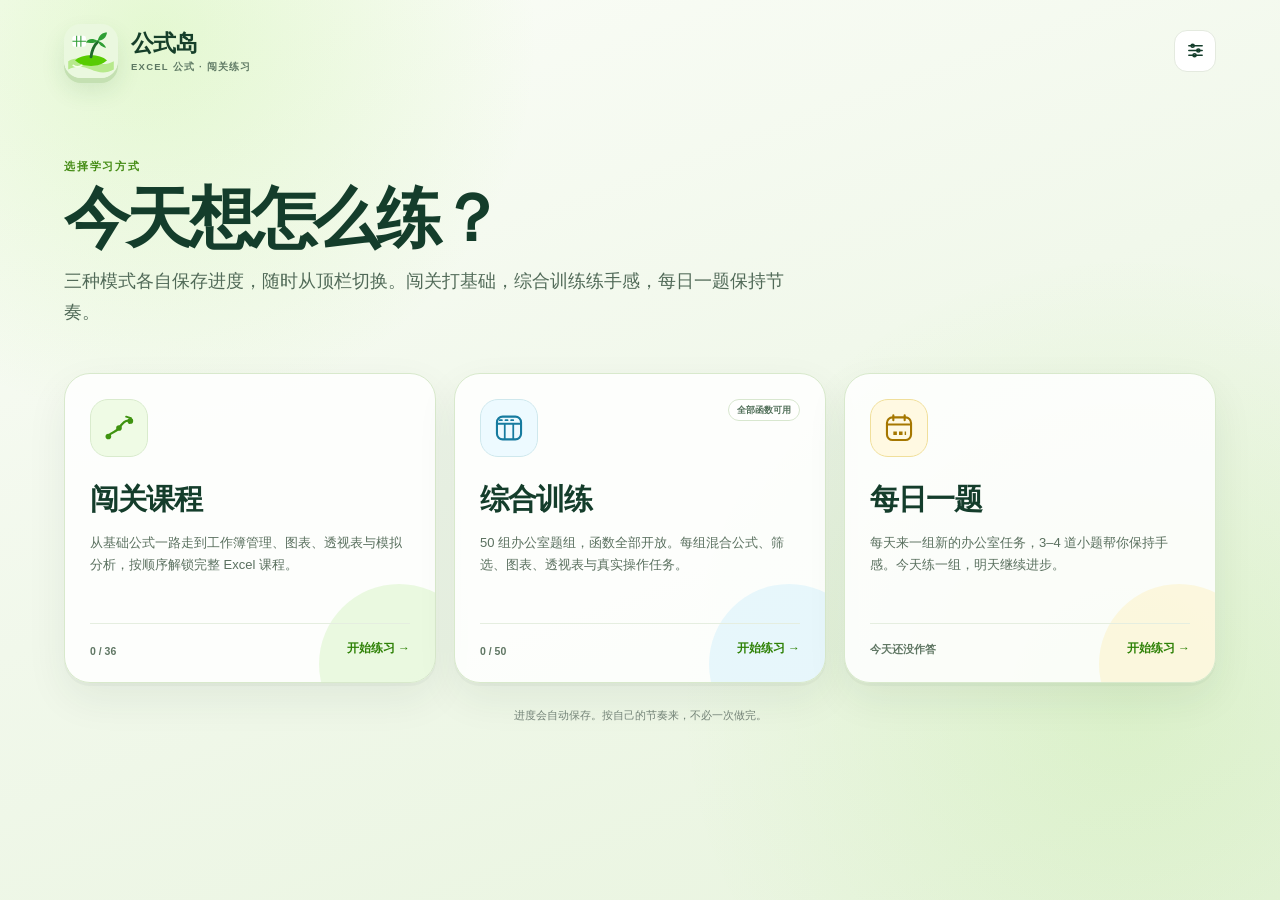
<file: index.html>
<!doctype html>
<html lang="zh-CN">
  <head>
    <meta charset="UTF-8" />
    <meta name="viewport" content="width=device-width, initial-scale=1.0" />
    <meta name="app-version" content="1.3.1" />
    <meta http-equiv="Cache-Control" content="no-cache, no-store, must-revalidate" />
    <meta http-equiv="Pragma" content="no-cache" />
    <meta http-equiv="Expires" content="0" />
    <meta name="theme-color" content="#143d2b" />
    <meta name="description" content="EXCEL-land：用闯关方式练习 Excel 公式、表格操作与数据分析。" />
    <title>EXCEL-land · Excel 公式闯关</title>
    <link rel="icon" href="data:image/svg+xml,%3Csvg xmlns='http://www.w3.org/2000/svg' viewBox='0 0 64 64' focusable='false'%3E%3Crect width='64' height='64' rx='16' fill='%23EAF8DF'/%3E%3Cpath d='M5 44c9-5 18-4 27 0s18 5 27 0v10c-9 5-18 4-27 0S14 49 5 54z' fill='%23B7E98C'/%3E%3Cpath d='M13 43c9-8 29-8 38 0-9 9-29 9-38 0z' fill='%2358CC02'/%3E%3Cpath d='M32 39c1-8 4-14 8-18' fill='none' stroke='%231F6B2A' stroke-width='3.4' stroke-linecap='round'/%3E%3Cpath d='M40 20c-7-4-12-2-14 2 5 1 10 1 14-2zm0 0c1-7 6-10 11-10-1 6-4 9-11 10zm0 0c5 1 8 4 10 8-5-1-8-3-10-8z' fill='%232E9E34'/%3E%3Crect x='10' y='14' width='16' height='13' rx='3' fill='%23FFFFFF'/%3E%3Cpath d='M15 14v13m5-13v13m-10-6.5h16' fill='none' stroke='%232E9E34' stroke-width='1.25'/%3E%3Cpath d='M11 49c3 2 7 2 10 0' fill='none' stroke='%23F4FFE9' stroke-width='2' stroke-linecap='round'/%3E%3C/svg%3E" />
    <link rel="stylesheet" href="src/styles/base.css?v=1.3.1-r1" />
    <link rel="stylesheet" href="src/lab/styles.css?v=1.3.1-r1" />
  </head>
  <body>
    <div class="mode-screen" id="modeScreen"></div>
    <div class="app-shell" id="appShell" hidden>
      <aside class="sidebar" id="sidebar" aria-label="关卡地图" data-i18n-aria="nav.map">
        <div class="brand">
          <div class="brand-mark" aria-hidden="true">
            <svg xmlns="http://www.w3.org/2000/svg" viewBox="0 0 64 64" focusable="false">
              <rect width="64" height="64" rx="16" fill="#EAF8DF" />
              <path d="M5 44c9-5 18-4 27 0s18 5 27 0v10c-9 5-18 4-27 0S14 49 5 54z" fill="#B7E98C" />
              <path d="M13 43c9-8 29-8 38 0-9 9-29 9-38 0z" fill="#58CC02" />
              <path d="M32 39c1-8 4-14 8-18" fill="none" stroke="#1F6B2A" stroke-width="3.4" stroke-linecap="round" />
              <path d="M40 20c-7-4-12-2-14 2 5 1 10 1 14-2zm0 0c1-7 6-10 11-10-1 6-4 9-11 10zm0 0c5 1 8 4 10 8-5-1-8-3-10-8z" fill="#2E9E34" />
              <rect x="10" y="14" width="16" height="13" rx="3" fill="#FFFFFF" />
              <path d="M15 14v13m5-13v13m-10-6.5h16" fill="none" stroke="#2E9E34" stroke-width="1.25" />
              <path d="M11 49c3 2 7 2 10 0" fill="none" stroke="#F4FFE9" stroke-width="2" stroke-linecap="round" />
            </svg>
          </div>
          <div class="brand-copy">
            <strong data-i18n="app.brand">公式岛</strong>
            <span data-i18n="app.tagline">Excel 公式 · 闯关练习</span>
          </div>
        </div>

        <div class="level-map">
          <div class="map-kicker" id="mapKicker" data-i18n="app.mapKicker">公式、表格与数据实践</div>
          <div class="map-title" id="mapTitle" data-i18n="app.mapTitle">Excel 完整闯关课程</div>
          <div class="overall-progress">
            <div class="overall-progress-copy">
              <span data-i18n="label.overallProgress">总进度</span>
              <strong id="overallProgressText">已完成 0 / 36 关</strong>
            </div>
            <div class="overall-progress-track" aria-hidden="true"><div id="overallProgressBar"></div></div>
          </div>
          <div class="map-path" id="levelMap"></div>
        </div>

        <div class="sidebar-footer">
          <div class="daily-goal">
            <div class="goal-ring"><span>0</span></div>
            <div>
              <strong id="goalTitle" data-i18n="goal.title">今日目标</strong>
              <p id="goalCopy" data-i18n="goal.copy">完成 1 个关卡</p>
            </div>
          </div>
          <div class="tiny-note" data-i18n="goal.note">循序渐进，稳稳掌握 Excel。</div>
        </div>
      </aside>

      <main class="main">
        <header class="topbar">
          <button class="icon-button mobile-map-toggle" type="button" data-action="toggle-mobile-map" aria-label="打开关卡地图" data-i18n-aria="nav.openMap">
            <span></span><span></span><span></span>
          </button>
          <div class="lesson-progress">
            <div class="progress-copy">
              <strong id="levelTitle">Excel 完整闯关课程</strong>
              <span id="stepLabel">第 1 / 1 步</span>
            </div>
            <div class="step-progress" id="stepProgress" role="group" data-i18n-aria="progress.steps"></div>
          </div>
          <div class="top-stats">
            <button class="mode-switch-button" type="button" data-action="switch-mode" aria-label="切换学习模式" data-i18n-aria="mode.switchAria">
              <span class="mode-switch-glyph" aria-hidden="true"><svg viewBox="0 0 20 20" focusable="false"><path d="M3 7h12m-3-3 3 3-3 3M17 13H5m3-3-3 3 3 3"></path></svg></span>
              <span id="modeSwitchLabel" data-i18n="mode.switch">切换模式</span>
            </button>
            <span class="build-badge" id="buildBadge">顺序解锁</span>
            <button class="icon-button settings-button" type="button" data-action="open-settings" aria-label="打开设置" data-i18n-aria="nav.settings">
              <span class="settings-gear" aria-hidden="true"><svg class="ui-icon" viewBox="0 0 20 20" focusable="false"><path d="M3 5h14M3 10h14M3 15h14"></path><circle cx="7" cy="5" r="1.6"></circle><circle cx="13" cy="10" r="1.6"></circle><circle cx="9" cy="15" r="1.6"></circle></svg></span>
            </button>
          </div>
        </header>

        <section class="workspace" aria-live="polite">
          <div id="lessonView" class="lesson-view"></div>
        </section>
      </main>
    </div>

    <div class="mobile-sheet-backdrop" id="mobileMapBackdrop" hidden></div>
    <div class="settings-backdrop" id="settingsBackdrop" hidden><div id="settingsModal"></div></div>
    <div class="completion-backdrop" id="completionModal" hidden></div>
    <div class="toast" id="toast" role="status" aria-live="polite" hidden></div>

    <script src="src/core/formula.js?v=1.3.1-r1"></script>
    <script src="src/i18n/base.js?v=1.3.1-r1"></script>
    <script src="src/lab/i18n.js?v=1.3.1-r1"></script>
    <script src="src/app/sound.js?v=1.3.1-r1"></script>
    <script src="src/content/course-data.js?v=1.3.1-r1"></script>
    <script src="src/content/lesson-kit.js?v=1.3.1-r1"></script>
    <script src="src/content/banks/practice.js?v=1.3.1-r1"></script>
    <script src="src/core/answer.js?v=1.3.1-r1"></script>
    <script src="src/core/selection.js?v=1.3.1-r1"></script>
    <script src="src/core/sheet-ops.js?v=1.3.1-r1"></script>
    <script src="src/lab/engine.js?v=1.3.1-r1"></script>
    <script src="src/app/render.js?v=1.3.1-r1"></script>
    <script src="src/app/main.js?v=1.3.1-r1"></script>
  </body>
</html>
</file>
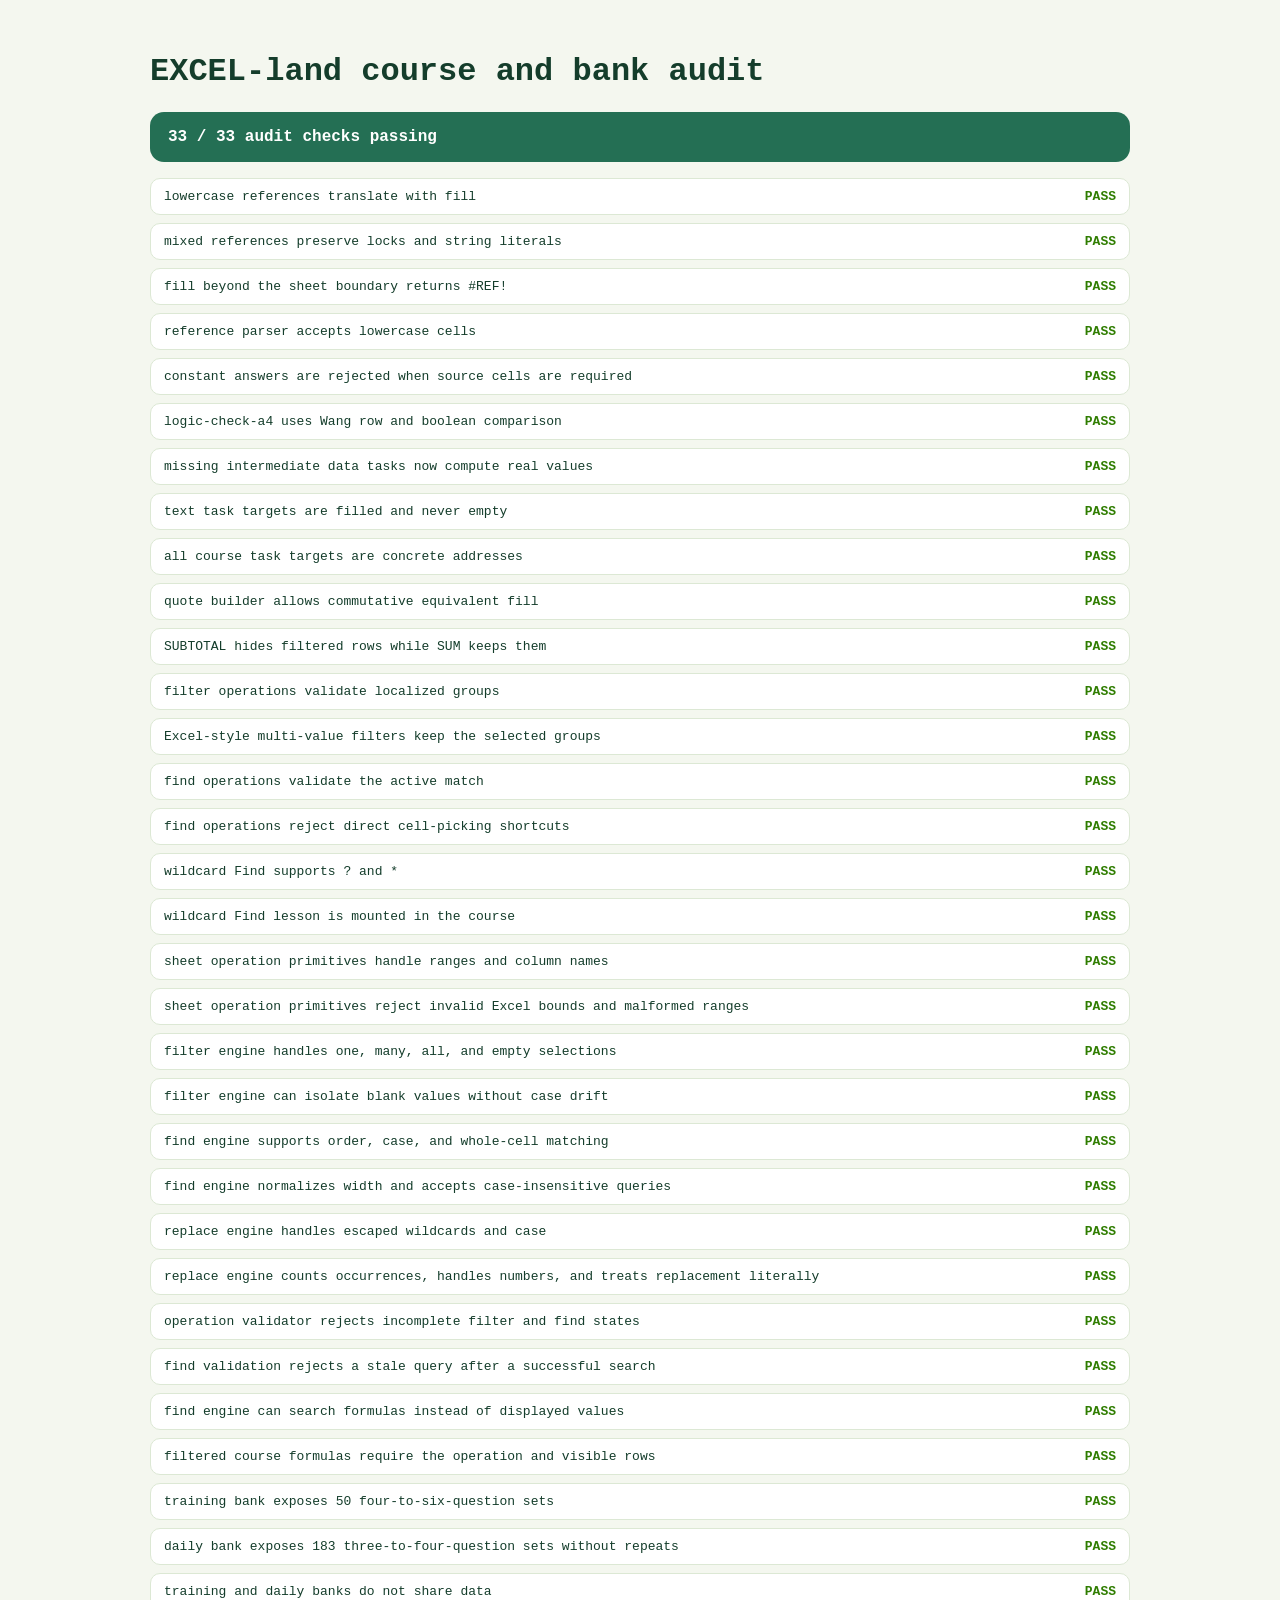
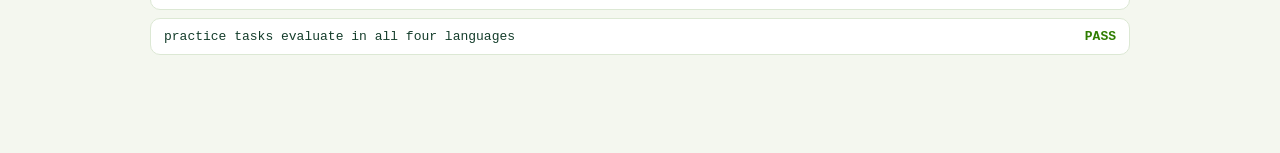
<file: tests/browser/course.html>
<!doctype html>
<html lang="zh-CN">
  <head>
    <meta charset="UTF-8" />
    <title>EXCEL-land course and bank audit</title>
    <style>
      body { max-width: 980px; margin: 0 auto; padding: 32px 20px 80px; font-family: Consolas, monospace; background: #f4f7ef; color: #143d2b; }
      .summary { padding: 16px 18px; border-radius: 14px; color: #fff; background: #143d2b; font-weight: 800; }
      ol { display: grid; padding: 0; gap: 8px; list-style: none; }
      li { display: flex; justify-content: space-between; gap: 20px; padding: 10px 13px; border: 1px solid #dce8d4; border-radius: 10px; background: #fff; font-size: 13px; }
      .pass { color: #2f7d00; font-weight: 900; }
      .fail, .error { color: #c83c2d; font-weight: 900; }
    </style>
  </head>
  <body>
    <h1>EXCEL-land course and bank audit</h1>
    <div class="summary" id="summary">Running...</div>
    <ol id="results"></ol>
    <script src="../../src/core/formula.js"></script>
    <script src="../../src/i18n/base.js"></script>
    <script src="../../src/lab/i18n.js"></script>
    <script src="../../src/content/course-data.js"></script>
    <script src="../../src/content/lesson-kit.js"></script>
    <script src="../../src/core/answer.js"></script>
    <script src="../../src/core/sheet-ops.js"></script>
    <script src="../../src/content/chapters/01-core.js"></script>
    <script src="../../src/content/chapters/02-text.js"></script>
    <script src="../../src/content/chapters/03-lookup.js"></script>
    <script src="../../src/content/chapters/04-date.js"></script>
    <script src="../../src/content/chapters/05-finance.js"></script>
    <script src="../../src/content/chapters/06-data-analysis.js"></script>
    <script src="../../src/content/chapters/07-capstones.js"></script>
    <script src="../../src/content/chapters/08-workbook.js"></script>
    <script src="../../src/content/chapters/09-data-tools.js"></script>
    <script src="../../src/content/chapters/10-visuals.js"></script>
    <script src="../../src/content/chapters/11-advanced-functions.js"></script>
    <script src="../../src/content/chapters/fixes.js"></script>
    <script src="../../src/content/banks/practice.js"></script>
    <script>
      const tests = [];
      const test = (name, callback) => tests.push({ name, callback });
      const taskById = (id) => {
        let found = null;
        window.COURSE.chapters.forEach((chapter) => {
          chapter.levels.forEach((level) => {
            level.steps.forEach((step) => {
              (step.tasks || []).forEach((task) => {
                if (task.id === id) found = task;
              });
            });
          });
        });
        return found;
      };
      const stepById = (id) => {
        for (const chapter of window.COURSE.chapters) {
          for (const level of chapter.levels) {
            for (const step of level.steps) {
              if (step.id === id) return step;
            }
          }
        }
        return null;
      };

      test("lowercase references translate with fill", () => {
        return AnswerEngine.translateFormula("=b2*c2*1.1", 1, 0) === "=B3*C3*1.1";
      });

      test("mixed references preserve locks and string literals", () => {
        return AnswerEngine.translateFormula('=IF(A1>0,"a1",$B$2+C3)', 1, 1) === '=IF(B2>0,"a1",$B$2+D4)';
      });

      test("fill beyond the sheet boundary returns #REF!", () => {
        return AnswerEngine.translateFormula("=A1", -1, 0) === "=#REF!" &&
          AnswerEngine.translateFormula("=A1", 0, -1) === "=#REF!";
      });

      test("reference parser accepts lowercase cells", () => {
        return AnswerEngine.parseReferenceSet("=b2+c3").join(",") === "B2,C3";
      });

      test("constant answers are rejected when source cells are required", () => {
        const missing = AnswerEngine.missingSourceRefs("=6400", "=B2*C2");
        return missing.join(",") === "B2,C2" &&
          AnswerEngine.missingSourceRefs("=C2*B2", "=B2*C2").length === 0;
      });

      test("logic-check-a4 uses Wang row and boolean comparison", () => {
        const task = taskById("logic-check-a4");
        return task &&
          task.target === "I6" &&
          I18N.text(task.formulaExample).includes("G6/E6") &&
          I18N.text(task.formulaExample).includes(">3000") &&
          task.expected === true;
      });

      test("missing intermediate data tasks now compute real values", () => {
        return Math.abs(taskById("absolute-transfer-total").expected - 710.4) < 1e-9 &&
          taskById("agg-check-3").expected === 8020 &&
          taskById("agg-mixed-3").expected === 8020;
      });

      test("text task targets are filled and never empty", () => {
        return window.COURSE.chapters
          .flatMap((chapter) => chapter.levels)
          .flatMap((level) => level.steps)
          .filter((step) => String(step.id).startsWith("text-guided"))
          .flatMap((step) => step.tasks || [])
          .every((task) => /^[A-Z]+\d+(?::[A-Z]+\d+)?$/.test(task.target || ""));
      });

      test("all course task targets are concrete addresses", () => {
        return window.COURSE.chapters
          .flatMap((chapter) => chapter.levels)
          .flatMap((level) => level.steps)
          .flatMap((step) => step.tasks || [])
          .every((task) => task.operationOnly || /^[A-Z]+\d+(?::[A-Z]+\d+)?$/.test(task.target || ""));
      });

      test("quote builder allows commutative equivalent fill", () => {
        return stepById("build-quote-amount").allowEquivalentFill === true;
      });

      test("SUBTOTAL hides filtered rows while SUM keeps them", () => {
        const sheet = window.CurriculumKit.sheets.kpi;
        const all = window.FormulaEngine.evaluate("=SUM(C2:C9)", sheet);
        const hidden = Array.from({ length: 6 }, (_, index) => index + 4);
        const visible = window.FormulaEngine.evaluate("=SUBTOTAL(9,C2:C9)", sheet, { hiddenRows: hidden });
        const plainSum = window.FormulaEngine.evaluate("=SUM(C2:C9)", sheet, { hiddenRows: hidden });
        return all.ok && visible.ok && plainSum.ok &&
          all.value === 23680 &&
          visible.value === 6100 &&
          plainSum.value === 23680;
      });

      test("filter operations validate localized groups", () => {
        const task = taskById("data-filter-guided-0");
        const sheet = window.CurriculumKit.sheets.kpi;
        const selected = I18N.text(task.operation.selectedValue, "zh-CN");
        const hidden = window.SheetOperations.hiddenRowsForFilter(sheet, task.operation, selected);
        return task && task.operation.type === "filter" &&
          window.SheetOperations.validate(task, { selectedValue: selected, hiddenRows: hidden }, sheet).ok;
      });

      test("Excel-style multi-value filters keep the selected groups", () => {
        const task = taskById("data-filter-guided-0");
        const sheet = window.CurriculumKit.sheets.kpi;
        const selected = ["华东", "华南"];
        const hidden = window.SheetOperations.hiddenRowsForFilter(sheet, task.operation, selected);
        return hidden.join(",") === "4,7,8,9" &&
          window.SheetOperations.validate(task, {
            selectedValues: selected,
            hiddenRows: hidden,
          }, sheet).reason === "filter-value";
      });

      test("find operations validate the active match", () => {
        const task = taskById("data-find-guided-0");
        const sheet = window.CurriculumKit.sheets.kpi;
        const query = I18N.text(task.operation.query, "zh-CN");
        return task && task.operation.type === "find" &&
          window.SheetOperations.validate(task, {
            findQuery: query,
            activeFindRef: task.operation.expectedRef,
            findPerformed: true,
          }, sheet).ok;
      });

      test("find operations reject direct cell-picking shortcuts", () => {
        const task = taskById("data-find-guided-0");
        const sheet = window.CurriculumKit.sheets.kpi;
        const query = I18N.text(task.operation.query, "zh-CN");
        return window.SheetOperations.validate(task, {
          findQuery: query,
          activeFindRef: task.operation.expectedRef,
          findPerformed: false,
        }, sheet).reason === "find-missing";
      });

      test("wildcard Find supports ? and *", () => {
        const sheet = window.CurriculumKit.sheets.orders;
        const spec = { range: "A1:H11" };
        return window.SheetOperations.findMatches(sheet, spec, "SO2601?5").join(",") === "A6" &&
          window.SheetOperations.findMatches(sheet, spec, "*0104").join(",") === "A5" &&
          window.SheetOperations.findMatches(sheet, spec, "SO2601*9").join(",") === "A10";
      });

      test("wildcard Find lesson is mounted in the course", () => {
        const level = window.COURSE.levels.find((item) => item.id === "data-find-wildcards");
        return Boolean(level) && level.steps.length === 2 &&
          level.steps[1].tasks.some((task) => task.operation.query === "SO2601?5");
      });

      test("sheet operation primitives handle ranges and column names", () => {
        const ref = window.SheetOperations.parseCellRef("$b$7");
        const range = window.SheetOperations.parseRange("C5:A2");
        return ref.col === 2 && ref.row === 7 &&
          range.top === 2 && range.bottom === 5 && range.left === 1 && range.right === 3 &&
          window.SheetOperations.cellName(1, 4) === "A4" &&
          window.SheetOperations.cellName(26, 4) === "Z4" &&
          window.SheetOperations.cellName(27, 4) === "AA4";
      });

      test("sheet operation primitives reject invalid Excel bounds and malformed ranges", () => {
        return window.SheetOperations.parseCellRef("A0") === null &&
          window.SheetOperations.parseCellRef("XFE1") === null &&
          window.SheetOperations.parseRange("A1:B2:C3") === null;
      });

      test("filter engine handles one, many, all, and empty selections", () => {
        const spec = { range: "A1:G9", column: "B" };
        const sheet = window.CurriculumKit.sheets.kpi;
        const one = window.SheetOperations.hiddenRowsForFilter(sheet, spec, "华东");
        const many = window.SheetOperations.hiddenRowsForFilter(sheet, spec, ["华东", "华南"]);
        const all = window.SheetOperations.hiddenRowsForFilter(sheet, spec, ["华东", "华北", "华南", "西南"]);
        const none = window.SheetOperations.hiddenRowsForFilter(sheet, spec, []);
        return one.join(",") === "4,5,6,7,8,9" &&
          many.join(",") === "4,7,8,9" &&
          all.length === 0 && none.length === 0;
      });

      test("filter engine can isolate blank values without case drift", () => {
        const blank = window.SheetOperations.BLANK_FILTER_VALUE;
        const sheet = { A1: "Name", B1: "Group", A2: "a", B2: "East", A3: "b", B3: "", A4: "c", B4: "east" };
        const spec = { range: "A1:B4", column: "B" };
        const values = window.SheetOperations.uniqueValues(sheet, spec);
        const hidden = window.SheetOperations.hiddenRowsForFilter(sheet, spec, [blank]);
        return values.includes(blank) && values.includes("East") &&
          hidden.join(",") === "2,4";
      });

      test("find engine supports order, case, and whole-cell matching", () => {
        const sheet = {
          A1: "match", B1: "match",
          A2: "match", B2: "other",
          A3: "match", B3: "match",
        };
        const spec = { range: "A1:B3" };
        const byRow = window.SheetOperations.findMatches(sheet, spec, "match", { searchBy: "row" });
        const byColumn = window.SheetOperations.findMatches(sheet, spec, "match", { searchBy: "column" });
        const whole = window.SheetOperations.findMatches(sheet, spec, "mat", { matchEntireCell: true });
        const caseMiss = window.SheetOperations.findMatches({ A1: "ABC" }, { range: "A1:A1" }, "abc", { matchCase: true });
        return byRow.join(",") === "A1,B1,A2,A3,B3" &&
          byColumn.join(",") === "A1,A2,A3,B1,B3" &&
          whole.length === 0 && caseMiss.length === 0;
      });

      test("find engine normalizes width and accepts case-insensitive queries", () => {
        const caseInsensitive = window.SheetOperations.findMatches(
          { A1: "Alpha" }, { range: "A1:A1" }, "alpha"
        );
        const widthFolded = window.SheetOperations.findMatches(
          { A1: "Ａ" }, { range: "A1:A1" }, "A"
        );
        const widthExact = window.SheetOperations.findMatches(
          { A1: "Ａ" }, { range: "A1:A1" }, "A", { distinguishWidth: true }
        );
        const task = {
          operation: { type: "find", range: "A1:A1", query: "Alpha", expectedRef: "A1" },
        };
        const validated = window.SheetOperations.validate(task, {
          findQuery: "alpha",
          activeFindRef: "a1",
          findPerformed: true,
        }, { A1: "Alpha" });
        return caseInsensitive.join(",") === "A1" &&
          widthFolded.join(",") === "A1" && widthExact.length === 0 &&
          validated.ok;
      });

      test("replace engine handles escaped wildcards and case", () => {
        const sheet = { A1: "FY91?", B1: "abc", A2: "ABC", B2: "keep" };
        const escaped = window.SheetOperations.replaceInRange(
          sheet,
          { range: "A1:B2" },
          "FY91~?",
          "OK",
          false,
        );
        const cased = window.SheetOperations.replaceInRange(
          sheet,
          { range: "A1:B2" },
          "abc",
          "X",
          true,
        );
        return escaped === 1 && sheet.A1 === "OK" &&
          cased === 1 && sheet.B1 === "X" && sheet.A2 === "ABC";
      });

      test("replace engine counts occurrences, handles numbers, and treats replacement literally", () => {
        const sheet = { A1: "aa", B1: 123 };
        const repeated = window.SheetOperations.replaceInRange(
          sheet, { range: "A1:A1" }, "a", "b", false
        );
        const repeatedCell = sheet.A1;
        const numeric = window.SheetOperations.replaceInRange(
          sheet, { range: "B1:B1" }, "123", "456", false
        );
        const literal = window.SheetOperations.replaceInRange(
          sheet, { range: "A1:A1" }, "bb", "$&", false
        );
        return repeated === 2 && repeatedCell === "bb" &&
          numeric === 1 && sheet.B1 === "456" &&
          literal === 1 && sheet.A1 === "$&";
      });

      test("operation validator rejects incomplete filter and find states", () => {
        const filterTask = taskById("data-filter-guided-0");
        const findTask = taskById("data-find-guided-0");
        const sheet = window.CurriculumKit.sheets.kpi;
        return window.SheetOperations.validate(filterTask, {}, sheet).reason === "filter-missing" &&
          window.SheetOperations.validate(findTask, {}, sheet).reason === "find-missing";
      });

      test("find validation rejects a stale query after a successful search", () => {
        const task = taskById("data-find-guided-0");
        const sheet = window.CurriculumKit.sheets.kpi;
        const result = window.SheetOperations.validate(task, {
          findQuery: "not-a-real-record",
          activeFindRef: task.operation.expectedRef,
          findPerformed: true,
        }, sheet);
        return result.ok === false && result.reason === "find-query";
      });

      test("find engine can search formulas instead of displayed values", () => {
        const sheet = { A1: 12, A2: 30, A3: "=SUM(A1:A2)" };
        const spec = { range: "A1:A3" };
        const formulas = window.SheetOperations.findMatches(sheet, spec, "SUM", { lookIn: "formulas" });
        const values = window.SheetOperations.findMatches(sheet, spec, "SUM", { lookIn: "values" });
        return formulas.join(",") === "A3" && values.length === 0;
      });

      test("filtered course formulas require the operation and visible rows", () => {
        const task = taskById("data-visible-review-guided-0");
        const sheet = window.CurriculumKit.sheets.kpi;
        const selected = I18N.text(task.operation.selectedValue, "zh-CN");
        const hidden = window.SheetOperations.hiddenRowsForFilter(sheet, task.operation, selected);
        const result = window.FormulaEngine.evaluate("=SUBTOTAL(9,C2:C9)", sheet, { hiddenRows: hidden });
        return task && result.ok && result.value === task.expectedByLanguage["zh-CN"];
      });

      test("training bank exposes 50 four-to-six-question sets", () => {
        const practice = window.PracticeContent;
        return practice.comprehensive.total === 50 &&
          practice.comprehensive.idAt(0) === "training-v13-01" &&
          practice.comprehensive.idAt(49) === "training-v13-50" &&
          practice.comprehensive.levelAt(49).steps.length >= 4 &&
          practice.comprehensive.levelAt(49).steps.length <= 6;
      });

      test("daily bank exposes 183 three-to-four-question sets without repeats", () => {
        const practice = window.PracticeContent;
        const seen = new Set();
        for (let index = 0; index < 183; index += 1) {
          const key = practice.daily.shiftDateKey("2026-01-01", index);
          const level = practice.daily.levelForDate(key);
          if (level.steps.length < 3 || level.steps.length > 4) return false;
          seen.add(level.dailyBankIndex);
        }
        return practice.daily.total === 183 && seen.size === 183;
      });

      test("training and daily banks do not share data", () => {
        const training = new Set();
        const daily = new Set();
        for (let index = 0; index < 50; index += 1) {
          window.PracticeContent.comprehensive.levelAt(index).steps.forEach((step) => {
            (step.tasks || []).forEach((task) => {
              if (task.sheet) training.add(JSON.stringify(task.sheet));
            });
          });
        }
        for (let index = 0; index < 183; index += 1) {
          const key = window.PracticeContent.daily.shiftDateKey("2026-01-01", index);
          window.PracticeContent.daily.levelForDate(key).steps.forEach((step) => {
            (step.tasks || []).forEach((task) => {
              if (task.sheet) daily.add(JSON.stringify(task.sheet));
            });
          });
        }
        return Array.from(training).every((item) => !daily.has(item));
      });

      test("practice tasks evaluate in all four languages", () => {
        const original = I18N.getLanguage();
        const level = window.PracticeContent.comprehensive.levelAt(0);
        let valid = true;
        ["zh-CN", "zh-TW", "en", "ja"].forEach((language) => {
          I18N.setLanguage(language);
          level.steps.forEach((step) => {
            (step.tasks || []).forEach((task) => {
              if (task.operationOnly) return;
              const sheet = window.CurriculumKit.localizedSheet(task.sheet, language);
              const selected = task.operation
                ? I18N.text(task.operation.selectedValue, language)
                : "";
              const hidden = task.operation && task.operation.type === "filter"
                ? window.SheetOperations.hiddenRowsForFilter(sheet, task.operation, selected)
                : [];
              const result = window.FormulaEngine.evaluate(I18N.text(task.formulaExample, language), sheet, { hiddenRows: hidden });
              const expected = task.expectedByLanguage[language];
              if (!result.ok) valid = false;
              else if (typeof expected === "number" && Math.abs(result.value - expected) >= 1e-7) valid = false;
              else if (typeof expected !== "number" && result.value !== expected) valid = false;
            });
          });
        });
        I18N.setLanguage(original);
        return valid;
      });

      window.CourseData.indexCourse();
      const results = document.getElementById("results");
      let passed = 0;
      tests.forEach((item) => {
        const row = document.createElement("li");
        const label = document.createElement("span");
        const status = document.createElement("span");
        label.textContent = item.name;
        try {
          const ok = Boolean(item.callback());
          status.className = ok ? "pass" : "fail";
          status.textContent = ok ? "PASS" : "FAIL";
          if (ok) passed += 1;
        } catch (error) {
          status.className = "error";
          status.textContent = "ERROR";
        }
        row.append(label, status);
        results.append(row);
      });
      const summary = document.getElementById("summary");
      summary.textContent = passed + " / " + tests.length + " audit checks passing";
      summary.style.background = passed === tests.length ? "#246f54" : "#ac473e";
      document.body.dataset.result = passed === tests.length ? "pass" : "fail";
    </script>
  </body>
</html>
</file>
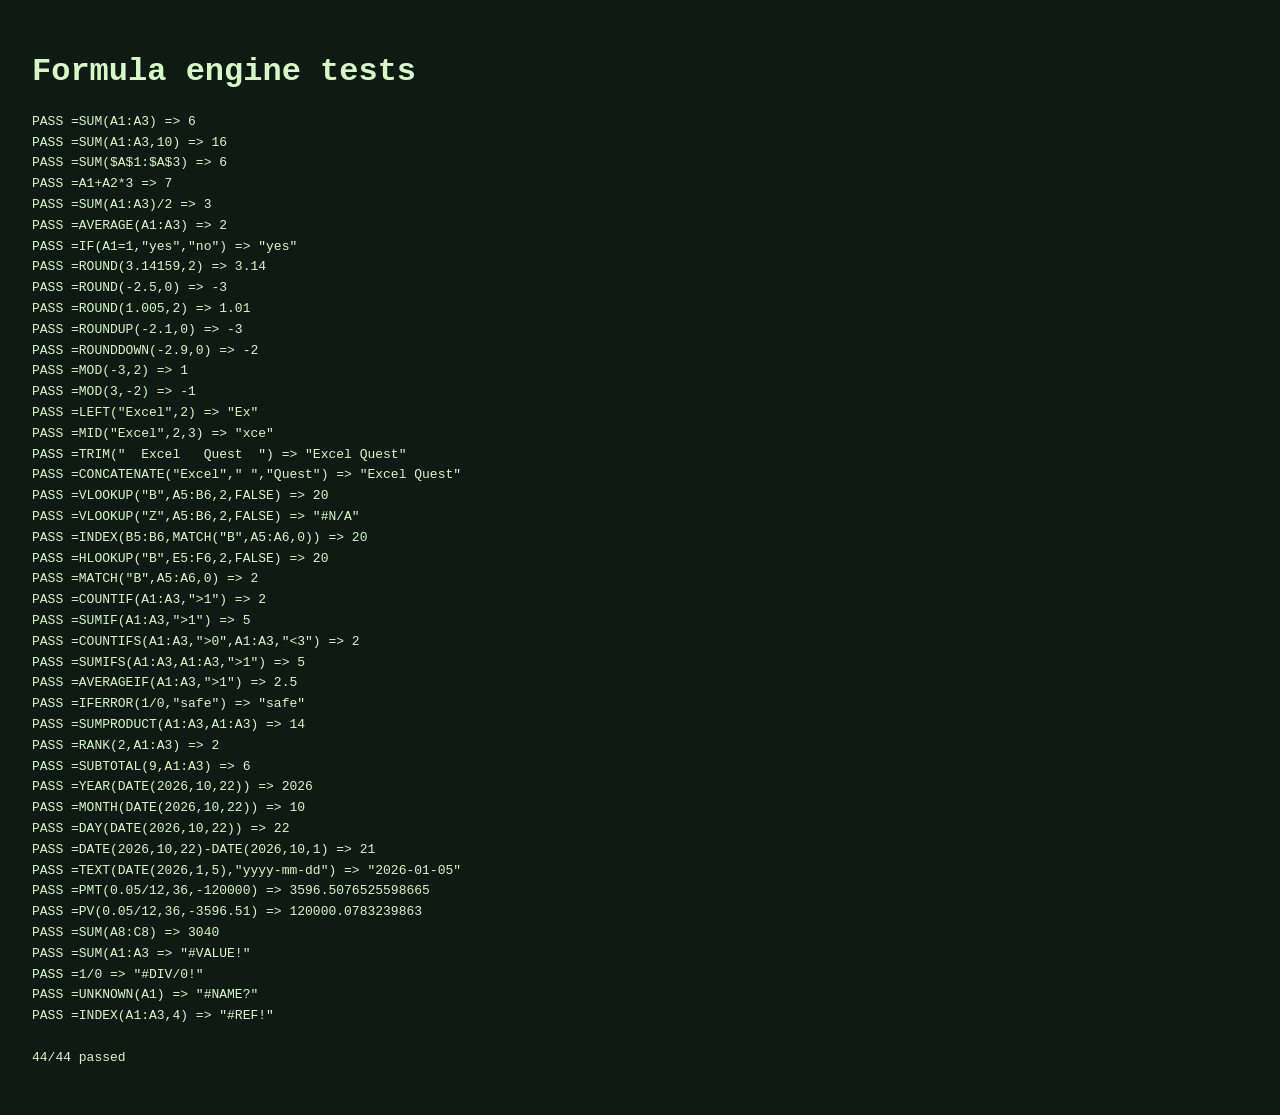
<file: tests/browser/engine.html>
<!doctype html>
<html lang="zh-CN">
  <head>
    <meta charset="UTF-8" />
    <title>Formula engine tests</title>
    <style>
      body { font-family: Consolas, monospace; padding: 24px; background: #101a14; color: #d7f7c8; }
      .pass { color: #8ee63f; }
      .fail { color: #ff7b6d; }
      pre { white-space: pre-wrap; line-height: 1.6; }
    </style>
  </head>
  <body>
    <h1>Formula engine tests</h1>
    <pre id="output">Running...</pre>
    <script src="../../src/core/formula.js"></script>
    <script>
      const sheet = {
        A1: 1, A2: 2, A3: 3,
        B1: "x", B2: "y", B3: 5,
        A5: "A", B5: 10,
        A6: "B", B6: 20,
        A8: 1200, B8: 980, C8: 860,
        D8: 3040,
        E5: "A", F5: "B", E6: 10, F6: 20
      };
      const tests = [
        ["=SUM(A1:A3)", 6],
        ["=SUM(A1:A3,10)", 16],
        ["=SUM($A$1:$A$3)", 6],
        ["=A1+A2*3", 7],
        ["=SUM(A1:A3)/2", 3],
        ["=AVERAGE(A1:A3)", 2],
        ["=IF(A1=1,\"yes\",\"no\")", "yes"],
        ["=ROUND(3.14159,2)", 3.14],
        ["=ROUND(-2.5,0)", -3],
        ["=ROUND(1.005,2)", 1.01],
        ["=ROUNDUP(-2.1,0)", -3],
        ["=ROUNDDOWN(-2.9,0)", -2],
        ["=MOD(-3,2)", 1],
        ["=MOD(3,-2)", -1],
        ["=LEFT(\"Excel\",2)", "Ex"],
        ["=MID(\"Excel\",2,3)", "xce"],
        ["=TRIM(\"  Excel   Quest  \")", "Excel Quest"],
        ["=CONCATENATE(\"Excel\",\" \",\"Quest\")", "Excel Quest"],
        ["=VLOOKUP(\"B\",A5:B6,2,FALSE)", 20],
        ["=VLOOKUP(\"Z\",A5:B6,2,FALSE)", "#N/A"],
        ["=INDEX(B5:B6,MATCH(\"B\",A5:A6,0))", 20],
        ["=HLOOKUP(\"B\",E5:F6,2,FALSE)", 20],
        ["=MATCH(\"B\",A5:A6,0)", 2],
        ["=COUNTIF(A1:A3,\">1\")", 2],
        ["=SUMIF(A1:A3,\">1\")", 5],
        ["=COUNTIFS(A1:A3,\">0\",A1:A3,\"<3\")", 2],
        ["=SUMIFS(A1:A3,A1:A3,\">1\")", 5],
        ["=AVERAGEIF(A1:A3,\">1\")", 2.5],
        ["=IFERROR(1/0,\"safe\")", "safe"],
        ["=SUMPRODUCT(A1:A3,A1:A3)", 14],
        ["=RANK(2,A1:A3)", 2],
        ["=SUBTOTAL(9,A1:A3)", 6],
        ["=YEAR(DATE(2026,10,22))", 2026],
        ["=MONTH(DATE(2026,10,22))", 10],
        ["=DAY(DATE(2026,10,22))", 22],
        ["=DATE(2026,10,22)-DATE(2026,10,1)", 21],
        ["=TEXT(DATE(2026,1,5),\"yyyy-mm-dd\")", "2026-01-05"],
        ["=PMT(0.05/12,36,-120000)", 3596.51, 0.02],
        ["=PV(0.05/12,36,-3596.51)", 120000, 1],
        ["=SUM(A8:C8)", 3040],
        ["=SUM(A1:A3", "#VALUE!"],
        ["=1/0", "#DIV/0!"],
        ["=UNKNOWN(A1)", "#NAME?"],
        ["=INDEX(A1:A3,4)", "#REF!"]
      ];
      let passed = 0;
      const lines = [];
      tests.forEach(([formula, expected, tolerance]) => {
        const result = FormulaEngine.evaluate(formula, sheet);
        const actual = result.ok ? result.value : result.error;
        const ok = typeof actual === "number" && typeof expected === "number"
          ? Math.abs(actual - expected) <= (tolerance == null ? 1e-9 : tolerance)
          : actual === expected;
        if (ok) passed += 1;
        lines.push(
          (ok ? "PASS " : "FAIL ") + formula + " => " + JSON.stringify(actual) +
          (ok ? "" : " (expected " + JSON.stringify(expected) + ")")
        );
      });
      document.getElementById("output").textContent =
        lines.join("\n") + "\n\n" + passed + "/" + tests.length + " passed";
      document.body.dataset.result = passed === tests.length ? "pass" : "fail";
    </script>
  </body>
</html>
</file>
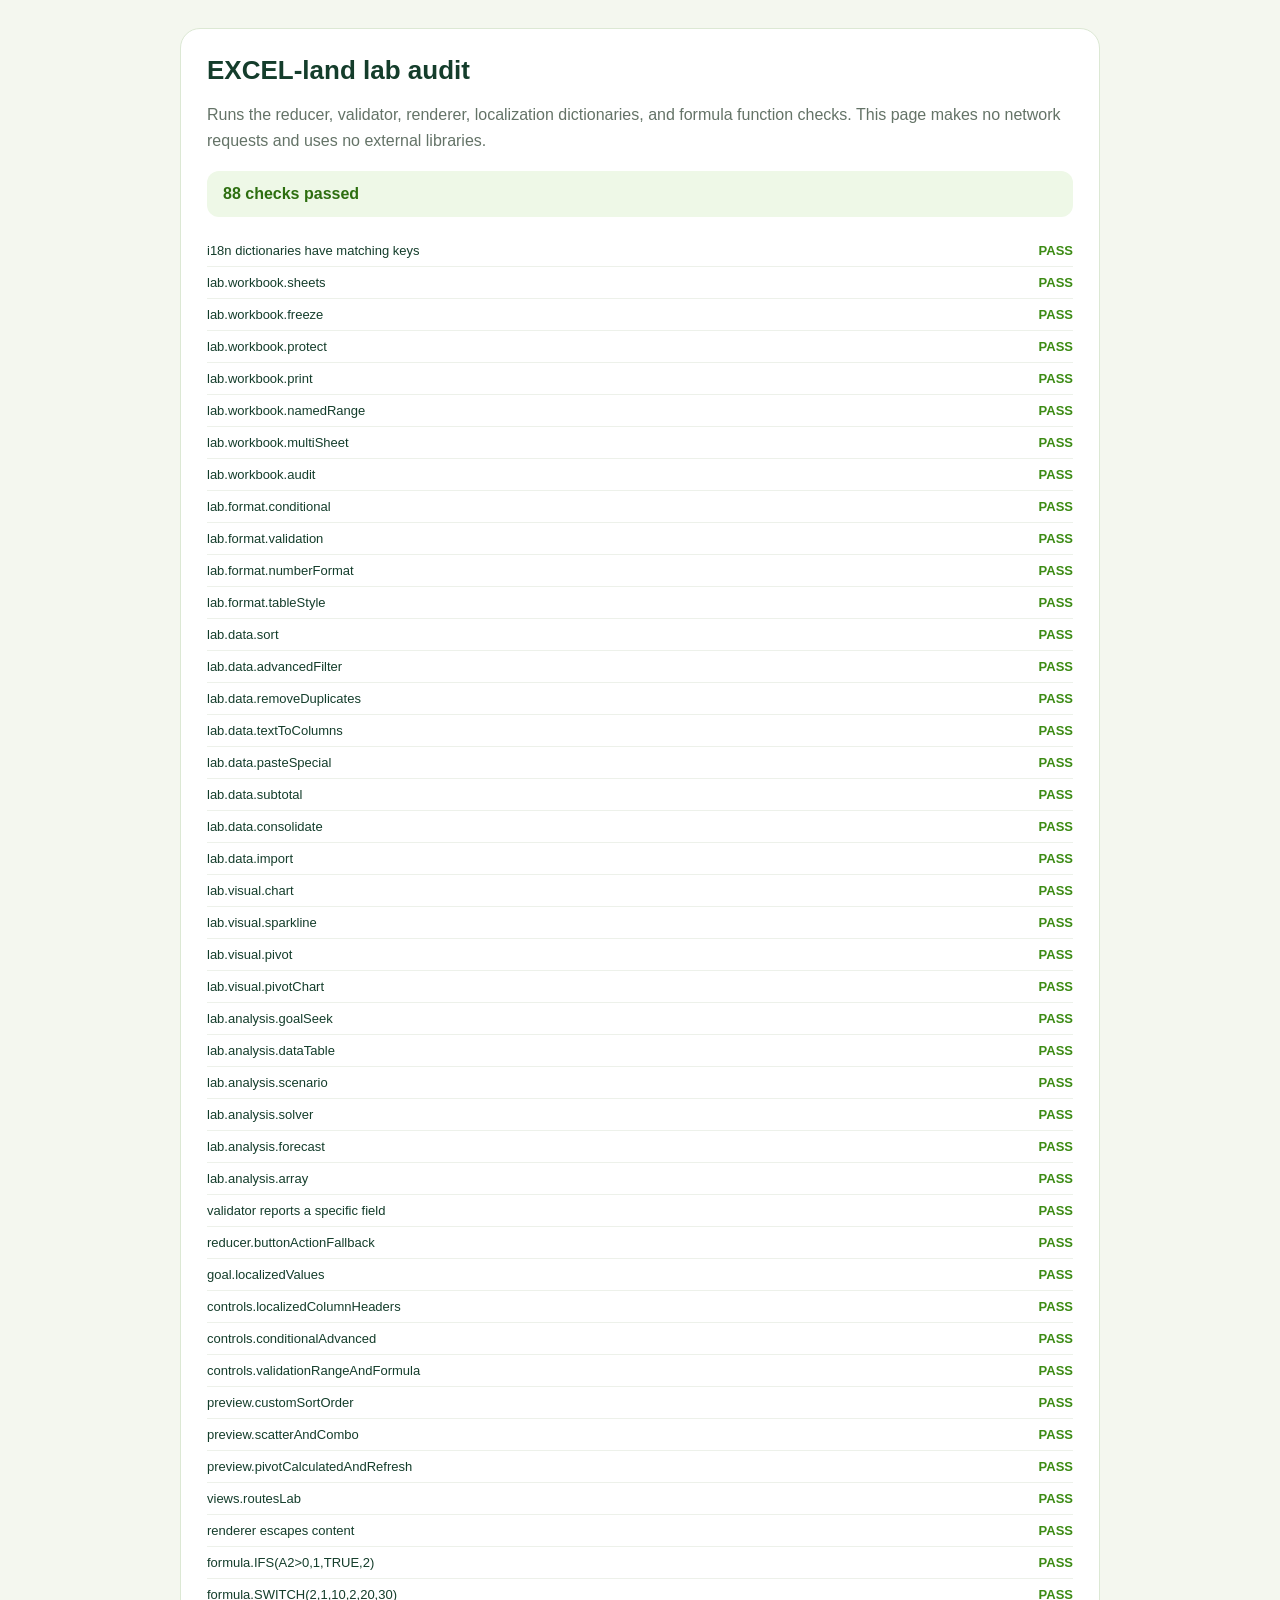
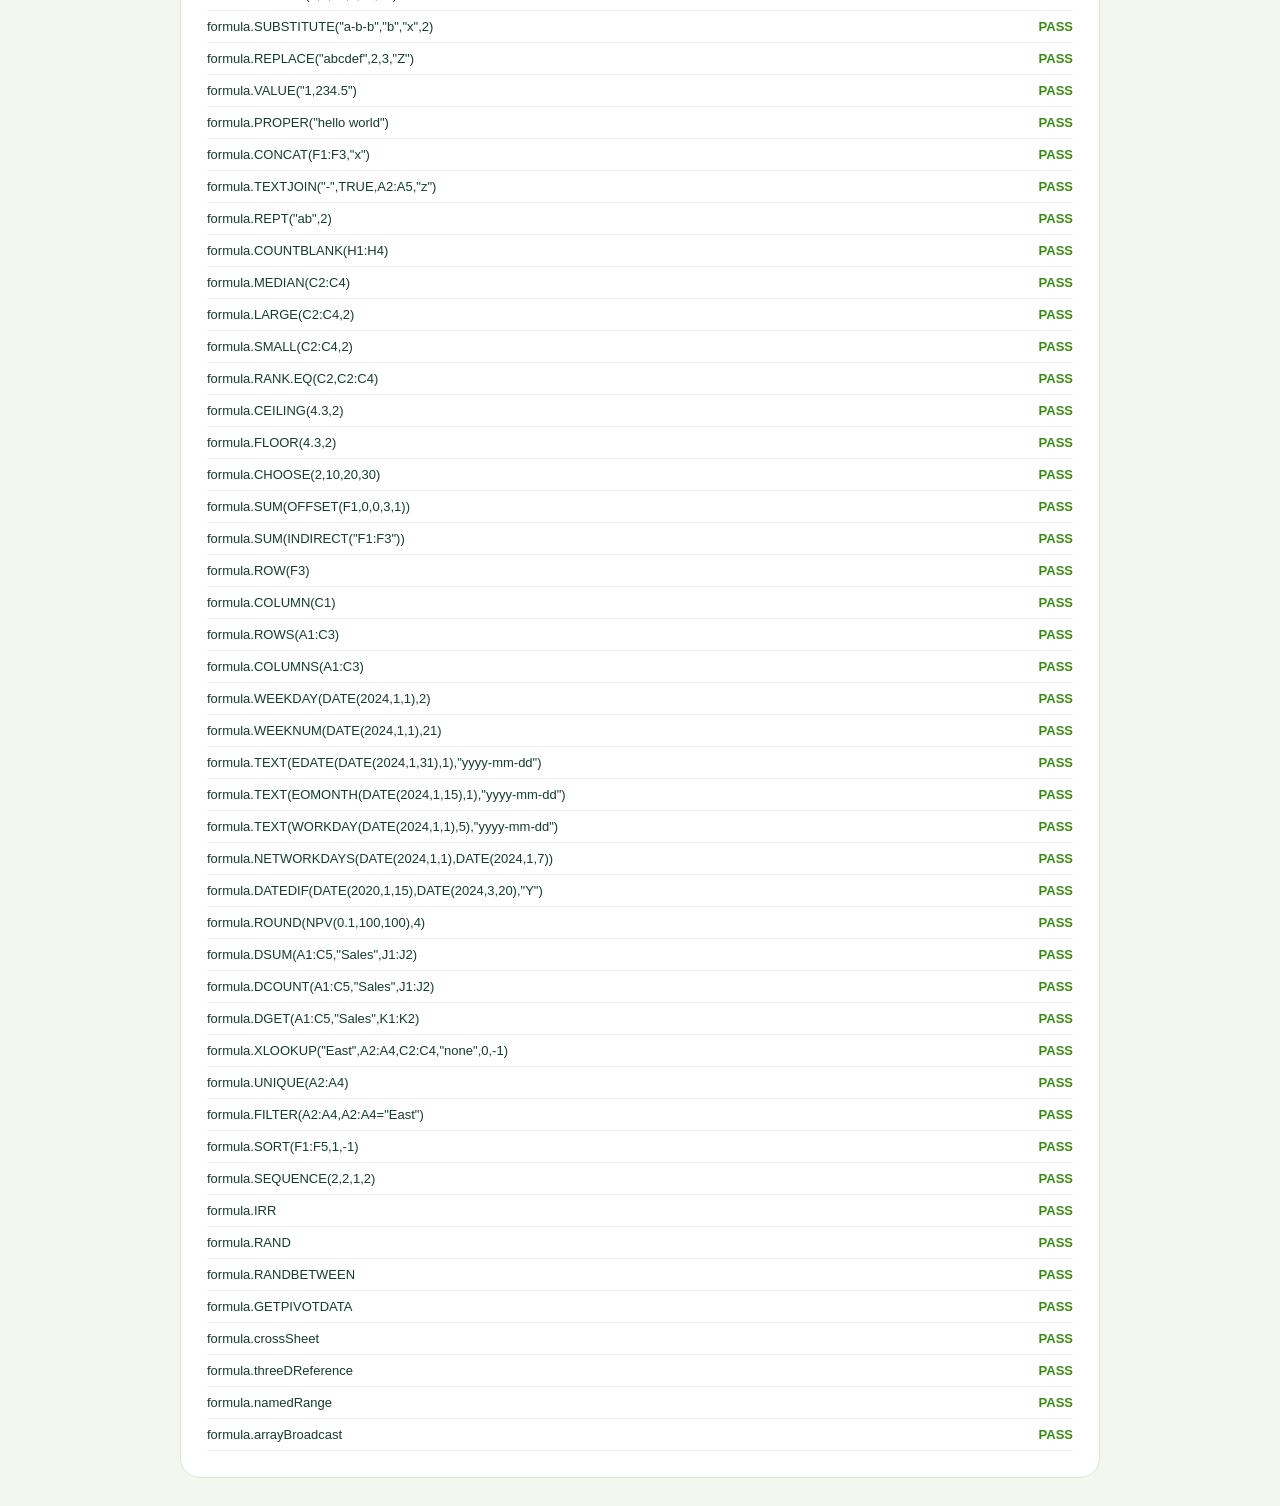
<file: tests/browser/lab.html>
<!doctype html>
<html lang="en">
  <head>
    <meta charset="UTF-8" />
    <meta name="viewport" content="width=device-width, initial-scale=1.0" />
    <title>EXCEL-land lab audit</title>
    <style>
      :root {
        color-scheme: light;
        --ink: #143d2b;
        --green: #58cc02;
        --green-dark: #46a302;
        --paper: #f4f7ef;
        --line: #dce8d4;
        --red: #b53829;
      }
      * { box-sizing: border-box; }
      body {
        margin: 0;
        padding: 28px;
        color: var(--ink);
        background: var(--paper);
        font-family: "Segoe UI", "Microsoft YaHei", sans-serif;
      }
      main {
        width: min(920px, 100%);
        margin: 0 auto;
        padding: 26px;
        border: 1px solid var(--line);
        border-radius: 20px;
        background: #fff;
      }
      h1 { margin: 0 0 8px; font-size: 26px; }
      p { color: #647367; line-height: 1.6; }
      #summary {
        margin: 18px 0;
        padding: 14px 16px;
        border-radius: 12px;
        color: #2d6e10;
        background: #eef8e7;
        font-weight: 800;
      }
      #summary.is-failed { color: var(--red); background: #fff1ee; }
      ul { margin: 0; padding: 0; list-style: none; }
      li {
        display: flex;
        gap: 10px;
        justify-content: space-between;
        padding: 8px 0;
        border-bottom: 1px solid #edf1ea;
        font-size: 13px;
      }
      li span:first-child { overflow-wrap: anywhere; }
      .ok { color: #3c8b14; font-weight: 800; }
      .fail { color: var(--red); font-weight: 800; }
      code {
        font-family: "Cascadia Code", Consolas, monospace;
        font-size: 12px;
      }
    </style>
  </head>
  <body>
    <main>
      <h1>EXCEL-land lab audit</h1>
      <p>
        Runs the reducer, validator, renderer, localization dictionaries, and formula
        function checks. This page makes no network requests and uses no external libraries.
      </p>
      <div id="summary">Running audit...</div>
      <ul id="labAuditResults"></ul>
    </main>

    <script src="../../src/core/formula.js"></script>
    <script src="../../src/i18n/base.js"></script>
    <script src="../../src/lab/i18n.js"></script>
    <script src="../../src/lab/engine.js"></script>
    <script src="../../src/app/render.js"></script>
    <script id="lab-audit-script">
      (function (root) {
        "use strict";

        function auditSheet() {
          return {
            A1: "Region", B1: "Category", C1: "Sales", D1: "Rep", E1: "Month",
            A2: "East", B2: "Hardware", C2: 1200, D2: "Kim", E2: "2024-01-01",
            A3: "West", B3: "Software", C3: 800, D3: "Lee", E3: "2024-02-01",
            A4: "East", B4: "Software", C4: 1500, D4: "Lee", E4: "2024-03-01",
            A5: "North", B5: "Hardware", C5: 600, D5: "Ada", E5: "2024-04-01",
            F1: 10, F2: 20, F3: 30, F4: 40, F5: 50, B10: "=C2+C3",
            H4: 1, K1: "Region", K2: "North",
          };
        }

        function spec(kind, mode, goal, extra) {
          return Object.assign({
            kind,
            mode,
            sheet: auditSheet(),
            goal,
          }, extra || {});
        }

        function labCases() {
          return [
            ["workbook.sheets", spec("workbook", "sheets", { operation: "rename", from: "Sheet1", to: "Details" }), [
              { type: "renameSheet", from: "Sheet1", to: "Details" },
            ]],
            ["workbook.freeze", spec("workbook", "freeze", { operation: "freeze", cell: "B2" }), [
              { type: "freeze", cell: "B2" },
            ]],
            ["workbook.protect", spec("workbook", "protect", { operation: "protect", scope: "sheet", protected: true, protectRange: "A1:B4" }), [
              { type: "protect", scope: "sheet", range: "A1:B4" },
            ]],
            ["workbook.print", spec("workbook", "print", {
              operation: "print", orientation: "landscape", paper: "A4", printArea: "A1:F24",
              printTitles: "1:1", scale: 80, gridlines: true,
            }), [
              { type: "set", field: "orientation", value: "landscape" },
              { type: "set", field: "printArea", value: "A1:F24" },
              { type: "set", field: "printTitles", value: "1:1" },
              { type: "set", field: "scale", value: 80 },
              { type: "set", field: "gridlines", value: true },
            ]],
            ["workbook.namedRange", spec("workbook", "namedRange", {
              operation: "namedRange", name: "SalesData", refersTo: "A2:C5",
            }), [
              { type: "createName", name: "SalesData", refersTo: "A2:C5" },
            ]],
            ["workbook.multiSheet", {
              kind: "workbook",
              mode: "multiSheet",
              workbook: {
                active: "Main",
                sheets: [
                  { name: "Main", cells: { A1: "Total" } },
                  { name: "Data", cells: { A1: 10, A2: 20 } },
                ],
              },
              goal: { operation: "formula", sheet: "Main", cell: "B2", formula: "=SUM(Data!A1:A2)" },
            }, [
              { type: "applyFormula", sheet: "Main", cell: "B2", formula: "=SUM(Data!A1:A2)" },
            ]],
            ["workbook.audit", spec("workbook", "audit", {
              operation: "audit", auditAction: "showFormulas", showFormulas: true, auditCell: "B10",
            }), [
              { type: "set", field: "auditAction", value: "showFormulas" },
              { type: "set", field: "showFormulas", value: true },
              { type: "set", field: "auditCell", value: "B10" },
            ]],
            ["format.conditional", spec("format", "conditional", {
              operation: "conditional", range: "C2:C9", ruleType: "cellValue",
              operator: "greaterThan", value1: 1000, fill: "#C6EFCE", font: "#006100",
            }), [
              { type: "set", field: "range", value: "C2:C9" },
              { type: "set", field: "value1", value: 1000 },
              { type: "set", field: "fill", value: "#C6EFCE" },
              { type: "set", field: "font", value: "#006100" },
            ]],
            ["format.validation", spec("format", "validation", {
              operation: "validation", range: "B2:B30", allow: "list",
              source: "=$E$2:$E$5", inputTitle: "Choose", errorStyle: "stop",
            }), [
              { type: "set", field: "range", value: "B2:B30" },
              { type: "set", field: "source", value: "=$E$2:$E$5" },
              { type: "set", field: "inputTitle", value: "Choose" },
            ]],
            ["format.numberFormat", spec("format", "numberFormat", {
              operation: "numberFormat", range: "C2:C9", format: "percent", decimals: 1,
            }), [
              { type: "set", field: "range", value: "C2:C9" },
              { type: "set", field: "format", value: "percent" },
              { type: "set", field: "decimals", value: 1 },
            ]],
            ["format.tableStyle", spec("format", "tableStyle", {
              operation: "tableStyle", range: "A1:E5", tableStyle: "TableStyleMedium2",
              headerRow: true, bandedRows: true,
            }), [
              { type: "set", field: "range", value: "A1:E5" },
              { type: "set", field: "style", value: "TableStyleMedium2" },
            ]],
            ["data.sort", spec("data", "sort", {
              operation: "sort", range: "A1:E5", levels: [{ column: "C", order: "desc" }], hasHeaders: true,
            }), [
              { type: "set", field: "range", value: "A1:E5" },
              { type: "set", field: "levels.0.column", value: "C" },
              { type: "set", field: "levels.0.order", value: "desc" },
            ]],
            ["data.advancedFilter", spec("data", "advancedFilter", {
              operation: "advancedFilter", listRange: "A1:E5", criteriaRange: "G1:G2",
              action: "copyTo", copyTo: "H1",
            }), [
              { type: "set", field: "listRange", value: "A1:E5" },
              { type: "set", field: "criteriaRange", value: "G1:G2" },
              { type: "set", field: "action", value: "copyTo" },
              { type: "set", field: "copyTo", value: "H1" },
            ]],
            ["data.removeDuplicates", spec("data", "removeDuplicates", {
              operation: "removeDuplicates", range: "A1:E5", columnsToCheck: ["A"], hasHeaders: true,
            }), [
              { type: "set", field: "range", value: "A1:E5" },
              { type: "toggleColumn", column: "A" },
            ]],
            ["data.textToColumns", spec("data", "textToColumns", {
              operation: "textToColumns", range: "D2:D5", dataType: "delimited", delimiter: "-",
            }), [
              { type: "set", field: "range", value: "D2:D5" },
              { type: "set", field: "dataType", value: "delimited" },
              { type: "set", field: "delimiter", value: "-" },
            ]],
            ["data.pasteSpecial", spec("data", "pasteSpecial", {
              operation: "pasteSpecial", sourceRange: "C2:C5", destination: "H2",
              pasteOperation: "values", transpose: false,
            }), [
              { type: "set", field: "sourceRange", value: "C2:C5" },
              { type: "set", field: "destination", value: "H2" },
              { type: "set", field: "pasteOperation", value: "values" },
            ]],
            ["data.subtotal", spec("data", "subtotal", {
              operation: "subtotal", range: "A1:E5", groupBy: "A", functionNumber: 9, subtotalColumns: ["C"],
            }), [
              { type: "set", field: "range", value: "A1:E5" },
              { type: "set", field: "groupBy", value: "A" },
              { type: "set", field: "subtotalColumns", value: "C", valueType: "list" },
            ]],
            ["data.consolidate", spec("data", "consolidate", {
              operation: "consolidate", ranges: "A1:C5", functionNumber: 9,
            }), [
              { type: "set", field: "ranges", value: "A1:C5" },
            ]],
            ["data.import", spec("data", "import", {
              operation: "import", importSource: "csv", delimiter: ",", hasHeaders: true,
              importText: "Region,Sales\nEast,100",
            }), [
              { type: "set", field: "importText", value: "Region,Sales\nEast,100" },
            ]],
            ["visual.chart", spec("visual", "chart", {
              operation: "chart", chartType: "column", dataRange: "A1:E5",
              seriesBy: "columns", title: "Sales", showLegend: true,
            }), [
              { type: "set", field: "dataRange", value: "A1:E5" },
              { type: "set", field: "title", value: "Sales" },
            ]],
            ["visual.sparkline", spec("visual", "sparkline", {
              operation: "sparkline", targetCell: "H2", dataRange: "F1:F5", sparklineType: "line",
            }), [
              { type: "set", field: "sparklineRange", value: "F1:F5" },
              { type: "set", field: "targetCell", value: "H2" },
              { type: "set", field: "sparklineType", value: "line" },
            ]],
            ["visual.pivot", spec("visual", "pivot", {
              operation: "pivot", sourceRange: "A1:E5", destination: "H3", rows: ["A"],
              columns: ["B"], values: [{ field: "C", aggregate: "SUM" }],
              filters: [{ field: "D", value: "Lee" }],
            }), [
              { type: "set", field: "sourceRange", value: "A1:E5" },
              { type: "set", field: "destination", value: "H3" },
              { type: "addPivotRow", field: "A" },
              { type: "addPivotColumn", field: "B" },
              { type: "addPivotValue", field: "C", aggregate: "SUM" },
              { type: "addPivotFilter", field: "D", value: "Lee" },
            ]],
            ["visual.pivotChart", spec("visual", "pivotChart", {
              operation: "pivotChart", sourceRange: "A1:E5", destination: "H3",
              rows: ["A"], values: [{ field: "C", aggregate: "SUM" }], chartType: "column",
            }), [
              { type: "set", field: "sourceRange", value: "A1:E5" },
              { type: "set", field: "destination", value: "H3" },
              { type: "addPivotRow", field: "A" },
              { type: "addPivotValue", field: "C", aggregate: "SUM" },
            ]],
            ["analysis.goalSeek", spec("analysis", "goalSeek", {
              operation: "goalSeek", targetCell: "B10", targetValue: 2000, variableCell: "C2",
            }), [
              { type: "set", field: "targetCell", value: "B10" },
              { type: "set", field: "targetValue", value: 2000 },
              { type: "set", field: "variableCell", value: "C2" },
            ]],
            ["analysis.dataTable", spec("analysis", "dataTable", {
              operation: "dataTable", formulaCell: "B10", rowInputCell: "B2",
              columnInputCell: "B3", resultCell: "D2",
            }), [
              { type: "set", field: "formulaCell", value: "B10" },
              { type: "set", field: "rowInputCell", value: "B2" },
              { type: "set", field: "columnInputCell", value: "B3" },
              { type: "set", field: "resultCell", value: "D2" },
            ]],
            ["analysis.scenario", spec("analysis", "scenario", {
              operation: "scenario", scenarios: [{ name: "Best", changingCell: "C2", value: 1500 }],
            }), [
              { type: "addScenario", name: "Best", cell: "C2", value: 1500 },
            ]],
            ["analysis.solver", spec("analysis", "solver", {
              operation: "solver", objectiveCell: "B10", objective: "max",
              variableCells: ["C2"], constraints: "C2<=2000",
            }), [
              { type: "set", field: "objectiveCell", value: "B10" },
              { type: "set", field: "objective", value: "max" },
              { type: "set", field: "variableCells", value: "C2", valueType: "list" },
              { type: "set", field: "constraints", value: "C2<=2000" },
            ]],
            ["analysis.forecast", spec("analysis", "forecast", {
              operation: "forecast", forecastRange: "F1:F5", periods: 3, seasonality: false,
            }), [
              { type: "set", field: "forecastRange", value: "F1:F5" },
              { type: "set", field: "periods", value: 3 },
            ]],
            ["analysis.array", spec("analysis", "array", {
              operation: "array", formulaCell: "E2", formula: "=SEQUENCE(2,2)",
            }), [
              { type: "set", field: "formulaCell", value: "E2" },
              { type: "set", field: "arrayFormula", value: "=SEQUENCE(2,2)" },
            ]],
          ];
        }

        function runLabAudit(Lab, I18N) {
          const results = [];
          const assert = (condition, message) => {
            if (!condition) throw new Error(message);
          };
          const test = (name, callback) => {
            try {
              callback();
              results.push({ name, ok: true });
            } catch (error) {
              results.push({ name, ok: false, message: error.message });
            }
          };
          const applyAll = (lab, state, actions) => {
            actions.forEach((action) => {
              const update = Lab.handleAction(action, null, { lab, state });
              assert(update, "Action produced no state update: " + action.type);
              Object.assign(state, update);
            });
          };

          assert(Lab && typeof Lab.initialState === "function", "ExcelLab is not loaded");
          assert(I18N && typeof I18N.t === "function", "I18N is not loaded");

          test("i18n dictionaries have matching keys", () => {
            const dictionaries = root.LabI18N && root.LabI18N.dictionaries;
            assert(dictionaries, "LabI18N is not loaded");
            const expected = Object.keys(dictionaries.en).sort();
            ["zh-CN", "ja", "zh-TW"].forEach((language) => {
              const actual = Object.keys(dictionaries[language]).sort();
              assert(actual.length === expected.length, language + " has a different key count");
              assert(actual.every((key, index) => key === expected[index]), language + " has missing or extra keys");
            });
          });

          labCases().forEach(([name, lab, actions]) => {
            test("lab." + name, () => {
              const state = Lab.initialState(lab);
              const before = Lab.validate(lab, state);
              assert(before && before.ok === false, "Initial state should not pass");
              applyAll(lab, state, actions);
              const after = Lab.validate(lab, state);
              assert(after && after.ok === true, after && after.reason ? after.reason : "Validation did not pass");
              const html = Lab.renderStep({
                type: "lab", title: "Title", lead: "Lead", hint: "Hint", success: "Success", lab,
              }, { kind: "lesson", number: 1 }, {
                labState: state, feedback: null, hintVisible: false, isLastStep: false,
              });
              assert(html.indexOf("lab-workspace") >= 0, "Lab workspace missing");
              assert(html.indexOf("[object Object]") < 0, "Renderer exposed an object");
              assert(html.indexOf('"goal"') < 0, "Renderer exposed goal JSON");
              assert(html.indexOf("lab.mode.") < 0, "Renderer exposed a raw mode key");
              assert(html.indexOf("lab.field.") < 0, "Renderer exposed a raw field key");
              assert(html.indexOf(I18N.t("lab.noData")) < 0, "Preview fell back to the no-data state");
            });
          });

          test("validator reports a specific field", () => {
            const lab = spec("format", "numberFormat", {
              operation: "numberFormat", range: "C2:C9", format: "percent",
            });
            const result = Lab.validate(lab, Lab.initialState(lab));
            assert(result.ok === false, "Mismatch should fail");
            assert(result.field === "range", "Mismatch should identify the range field");
            assert(/C2:C9/.test(result.reason), "Mismatch should include the expected value");
          });

          test("reducer.buttonActionFallback", () => {
            const lab = spec("analysis", "scenario", {
              operation: "scenario", scenarios: [{ name: "Plan", changingCell: "C2", value: 900 }],
            });
            let state = Lab.initialState(lab);
            [
              { type: "set", field: "scenarioName", value: "Plan" },
              { type: "set", field: "changingCell", value: "C2" },
              { type: "set", field: "scenarioValue", value: "900" },
            ].forEach((action) => {
              Object.assign(state, Lab.handleAction(action, null, { lab, state }));
            });
            Object.assign(state, Lab.handleAction({ type: "addScenario" }, null, { lab, state }));
            assert(state.config.scenarios.length === 1, "Button fallback did not use the configured values");
            assert(state.config.scenarios[0].value === 900, "Scenario value was not coerced");
          });

          const contentValue = (value) => {
            if (Array.isArray(value)) return value.map(contentValue);
            if (value && typeof value === "object") {
              if (["zh-CN", "en", "ja", "zh-TW"].some((language) => (
                Object.prototype.hasOwnProperty.call(value, language)
              ))) return I18N.text(value);
              const result = {};
              Object.entries(value).forEach(([key, item]) => { result[key] = contentValue(item); });
              return result;
            }
            return value;
          };

          test("goal.localizedValues", () => {
            const localized = {
              "zh-CN": "Needs review",
              en: "Needs review",
              ja: "Needs review",
              "zh-TW": "Needs review",
            };
            const lab = spec("format", "conditional", {
              operation: "conditional", range: "A2:A4", ruleType: "textContains",
              value1: localized, fill: "#FFEB9C", font: "#9C5700",
            });
            let state = Lab.initialState(lab);
            ["range", "ruleType", "value1", "fill", "font"].forEach((field) => {
              Object.assign(state, Lab.handleAction({
                type: "set", field, value: contentValue(lab.goal[field]),
              }, null, { lab, state }));
            });
            assert(Lab.validate(lab, state).ok, "Localized goal field did not compare");

            const filterValue = {
              "zh-CN": "East", en: "East", ja: "East", "zh-TW": "East",
            };
            const pivotLab = spec("visual", "pivot", {
              operation: "pivot", sourceRange: "A1:C5", destination: "H2",
              rows: ["A"], columns: [], values: [{ field: "C", aggregate: "SUM" }],
              filters: [{ field: "A", value: filterValue }],
              showAs: "normal", groupDate: "none", slicer: false,
            });
            let pivotState = Lab.initialState(pivotLab);
            Object.entries(pivotLab.goal).forEach(([field, fieldValue]) => {
              if (field === "operation") return;
              Object.assign(pivotState, Lab.handleAction({
                type: "set", field, value: contentValue(fieldValue),
              }, null, { lab: pivotLab, state: pivotState }));
            });
            assert(Lab.validate(pivotLab, pivotState).ok, "Localized nested goal value did not compare");
          });

          test("controls.localizedColumnHeaders", () => {
            const header = {
              "zh-CN": "区域", en: "Region", ja: "地域", "zh-TW": "區域",
            };
            const lab = spec("visual", "pivot", {
              operation: "pivot", sourceRange: "A1:C5", destination: "H2",
              rows: ["A"], columns: [], values: [{ field: "C", aggregate: "SUM" }],
              filters: [], showAs: "normal", groupDate: "none", slicer: false,
            });
            lab.sheet.A1 = header;
            const state = Lab.initialState(lab);
            const html = Lab.renderStep({
              type: "lab", title: "Title", lead: "Lead", hint: "Hint", success: "Success", lab,
            }, { kind: "lesson" }, { labState: state, feedback: null, hintVisible: false });
            assert(html.indexOf(I18N.text(header)) >= 0, "Localized column header was not rendered");
            assert(html.indexOf("[object Object]") < 0, "Localized column header became an object");
          });

          test("controls.conditionalAdvanced", () => {
            const lab = spec("format", "conditional", {
              operation: "conditional", range: "C2:C4", ruleType: "iconSet",
              iconStyle: "3TrafficLights", reverse: true,
            });
            let state = Lab.initialState(lab);
            ["range", "ruleType", "iconStyle", "reverse"].forEach((field) => {
              Object.assign(state, Lab.handleAction({
                type: "set", field, value: lab.goal[field],
              }, null, { lab, state }));
            });
            const html = Lab.renderStep({
              type: "lab", title: "Title", lead: "Lead", hint: "Hint", success: "Success", lab,
            }, { kind: "lesson" }, { labState: state, feedback: null, hintVisible: false });
            ["minColor", "midColor", "maxColor", "iconStyle", "reverse", "formula"].forEach((field) => {
              assert(html.indexOf('data-lab-field="' + field + '"') >= 0, "Missing conditional control: " + field);
            });
            assert(html.indexOf("is-icon-set") >= 0, "Icon-set preview did not render");

            state.config.ruleType = "formula";
            state.config.formula = "=$C2>1000";
            state.config.fill = "#FFF2CC";
            state.config.font = "#7F6000";
            const formulaHtml = Lab.renderPreview(lab, state, {
              type: "lab", lab,
            });
            assert(formulaHtml.indexOf("#FFF2CC") >= 0, "Formula rule preview did not apply");
          });

          test("controls.validationRangeAndFormula", () => {
            const lab = spec("format", "validation", {
              operation: "validation", range: "A2:A4", allow: "custom",
              operator: "between", minimum: 0, maximum: 10, formula: "=A2>0",
            });
            const html = Lab.renderStep({
              type: "lab", title: "Title", lead: "Lead", hint: "Hint", success: "Success", lab,
            }, { kind: "lesson" }, {
              labState: Lab.initialState(lab), feedback: null, hintVisible: false,
            });
            ["operator", "minimum", "maximum", "formula"].forEach((field) => {
              assert(html.indexOf('data-lab-field="' + field + '"') >= 0, "Missing validation control: " + field);
            });
          });

          test("preview.customSortOrder", () => {
            const lab = {
              kind: "data",
              mode: "sort",
              sheet: {
                A1: "Item", B1: "Priority",
                A2: "One", B2: "P2",
                A3: "Two", B3: "P1",
                A4: "Three", B4: "P3",
              },
              options: { customList: ["P1", "P2", "P3"], hasHeaders: true },
              goal: {
                operation: "sort", range: "A1:B4", hasHeaders: true,
                levels: [{ column: "B", order: "custom" }],
              },
            };
            let state = Lab.initialState(lab);
            [
              ["range", "A1:B4"],
              ["hasHeaders", true],
              ["levels", [{ column: "B", order: "custom" }]],
            ].forEach(([field, value]) => {
              Object.assign(state, Lab.handleAction({
                type: "set", field, value,
              }, null, { lab, state }));
            });
            const html = Lab.renderPreview(lab, state, { type: "lab", lab });
            const p1 = html.indexOf("P1");
            const p2 = html.indexOf("P2");
            const p3 = html.indexOf("P3");
            assert(p1 >= 0 && p1 < p2 && p2 < p3, "Custom list order was not applied");
            const stepHtml = Lab.renderStep({
              type: "lab", title: "Title", lead: "Lead", hint: "Hint", success: "Success", lab,
            }, { kind: "lesson" }, { labState: state, feedback: null, hintVisible: false });
            assert(stepHtml.indexOf('value="custom"') >= 0, "Custom sort option is missing");
          });

          test("preview.scatterAndCombo", () => {
            const headerX = { "zh-CN": "广告投入", en: "Ad spend", ja: "広告費", "zh-TW": "廣告投入" };
            const headerY = { "zh-CN": "订单数", en: "Orders", ja: "注文数", "zh-TW": "訂單數" };
            const lab = {
              kind: "visual",
              mode: "chart",
              sheet: {
                A1: "Month", B1: headerX, C1: headerY,
                A2: "Jan", B2: 100, C2: 20,
                A3: "Feb", B3: 200, C3: 45,
                A4: "Mar", B4: 350, C4: 62,
              },
              goal: { operation: "chart" },
            };
            let state = Lab.initialState(lab);
            [
              ["chartType", "scatter"],
              ["dataRange", "B1:C4"],
              ["seriesBy", "columns"],
              ["title", "Scatter"],
              ["showLegend", false],
              ["dataLabels", false],
              ["trendline", true],
              ["secondaryAxis", false],
            ].forEach(([field, value]) => {
              Object.assign(state, Lab.handleAction({
                type: "set", field, value,
              }, null, { lab, state }));
            });
            const scatter = Lab.renderPreview(lab, state, { type: "lab", lab });
            assert(scatter.indexOf("is-scatter") >= 0, "Scatter chart branch did not render");
            assert((scatter.match(/lab-scatter-point/g) || []).length === 3, "Scatter points are missing");
            assert(scatter.indexOf("lab-scatter-trendline") >= 0, "Scatter trendline is missing");

            state.config.chartType = "combo";
            state.config.dataRange = "A1:C4";
            state.config.secondaryAxis = true;
            state.config.showLegend = true;
            const combo = Lab.renderPreview(lab, state, { type: "lab", lab });
            assert((combo.match(/lab-combo-column/g) || []).length >= 1, "Combo columns are missing");
            assert((combo.match(/lab-combo-line/g) || []).length === 1, "Combo line is missing");
            const stepHtml = Lab.renderStep({
              type: "lab", title: "Title", lead: "Lead", hint: "Hint", success: "Success", lab,
            }, { kind: "lesson" }, { labState: state, feedback: null, hintVisible: false });
            assert(stepHtml.indexOf('value="scatter"') >= 0, "Scatter chart control is missing");
            assert(stepHtml.indexOf('value="combo"') >= 0, "Combo chart control is missing");
            assert(scatter.indexOf("[object Object]") < 0 && combo.indexOf("[object Object]") < 0,
              "Localized chart headers became objects");
          });

          test("preview.pivotCalculatedAndRefresh", () => {
            const lab = {
              kind: "visual",
              mode: "pivot",
              sheet: {
                A1: "Team", B1: "Revenue", C1: "Cost",
                A2: "East", B2: 1000, C2: 600,
                A3: "West", B3: 800, C3: 500,
                A4: "East", B4: 500, C4: 250,
              },
              goal: {
                operation: "pivot", sourceRange: "A1:C4", destination: "H2",
                rows: ["A"], columns: [], values: [{ field: "Margin", aggregate: "SUM" }],
                filters: [], showAs: "normal", groupDate: "none", slicer: false,
                calculatedField: { name: "Margin", formula: "=B-C" }, refresh: true,
              },
            };
            let state = Lab.initialState(lab);
            Object.entries(lab.goal).forEach(([field, value]) => {
              if (field === "operation") return;
              Object.assign(state, Lab.handleAction({
                type: "set", field, value: contentValue(value),
              }, null, { lab, state }));
            });
            const html = Lab.renderStep({
              type: "lab", title: "Title", lead: "Lead", hint: "Hint", success: "Success", lab,
            }, { kind: "lesson" }, { labState: state, feedback: null, hintVisible: false });
            assert(html.indexOf('data-lab-field="calculatedField.name"') >= 0, "Calculated field name control is missing");
            assert(html.indexOf('data-lab-field="calculatedField.formula"') >= 0, "Calculated field formula control is missing");
            assert(html.indexOf('data-lab-field="refresh"') >= 0, "Refresh control is missing");
            assert(html.indexOf("lab-pivot-table") >= 0, "Calculated pivot did not render");
            assert(html.indexOf("Margin") >= 0, "Calculated field name is missing from the preview");
            assert(html.indexOf("lab-refresh-badge") >= 0, "Refresh badge is missing");
            assert(Lab.validate(lab, state).ok, "Calculated-field pivot goal did not validate");
          });

          test("views.routesLab", () => {
            assert(root.Views && typeof root.Views.renderStep === "function", "Views is not loaded");
            const lab = spec("format", "numberFormat", {
              operation: "numberFormat", range: "C2:C9", format: "percent",
            });
            const html = root.Views.renderStep({
              type: "lab", title: "Title", lead: "Lead", hint: "Hint", success: "Success", lab,
            }, { kind: "lesson", number: 1 }, {
              labState: Lab.initialState(lab), feedback: null, hintVisible: false, isLastStep: false,
            });
            assert(html.indexOf("lab-workspace") >= 0, "Views did not route to the lab renderer");
          });

          test("renderer escapes content", () => {
            const lab = spec("workbook", "freeze", { operation: "freeze", cell: "B2" });
            lab.sheet.A1 = "<img src=x onerror=alert(1)>";
            const html = Lab.renderStep({
              type: "lab",
              title: "<script>bad()</scr" + "ipt>",
              lead: "<b>lead</b>",
              hint: "Hint",
              success: "Success",
              lab,
            }, { kind: "lesson" }, {
              labState: Lab.initialState(lab), feedback: null, hintVisible: false,
            });
            assert(html.indexOf("<script>bad()</scr" + "ipt>") < 0, "Title was not escaped");
            assert(html.indexOf("<img src=x") < 0, "Cell content was not escaped");
          });

          const Engine = root.FormulaEngine;
          const formulaSheet = Object.assign(auditSheet(), {
            G1: 0, G2: -100, G3: 60, G4: 60,
            I1: "Rep", I2: "Ada",
            J1: "Region", J2: "East",
          });
          const formulaCases = [
            ["IFS(A2>0,1,TRUE,2)", 1],
            ["SWITCH(2,1,10,2,20,30)", 20],
            ['SUBSTITUTE("a-b-b","b","x",2)', "a-b-x"],
            ['REPLACE("abcdef",2,3,"Z")', "aZef"],
            ['VALUE("1,234.5")', 1234.5],
            ['PROPER("hello world")', "Hello World"],
            ['CONCAT(F1:F3,"x")', "102030x"],
            ['TEXTJOIN("-",TRUE,A2:A5,"z")', "East-West-East-North-z"],
            ['REPT("ab",2)', "abab"],
            ["COUNTBLANK(H1:H4)", 3],
            ["MEDIAN(C2:C4)", 1200],
            ["LARGE(C2:C4,2)", 1200],
            ["SMALL(C2:C4,2)", 1200],
            ["RANK.EQ(C2,C2:C4)", 2],
            ["CEILING(4.3,2)", 6],
            ["FLOOR(4.3,2)", 4],
            ["CHOOSE(2,10,20,30)", 20],
            ["SUM(OFFSET(F1,0,0,3,1))", 60],
            ['SUM(INDIRECT("F1:F3"))', 60],
            ["ROW(F3)", 3],
            ["COLUMN(C1)", 3],
            ["ROWS(A1:C3)", 3],
            ["COLUMNS(A1:C3)", 3],
            ["WEEKDAY(DATE(2024,1,1),2)", 1],
            ["WEEKNUM(DATE(2024,1,1),21)", 1],
            ['TEXT(EDATE(DATE(2024,1,31),1),"yyyy-mm-dd")', "2024-02-29"],
            ['TEXT(EOMONTH(DATE(2024,1,15),1),"yyyy-mm-dd")', "2024-02-29"],
            ['TEXT(WORKDAY(DATE(2024,1,1),5),"yyyy-mm-dd")', "2024-01-08"],
            ["NETWORKDAYS(DATE(2024,1,1),DATE(2024,1,7))", 5],
            ['DATEDIF(DATE(2020,1,15),DATE(2024,3,20),"Y")', 4],
            ["ROUND(NPV(0.1,100,100),4)", 173.5537],
            ['DSUM(A1:C5,"Sales",J1:J2)', 2700],
            ['DCOUNT(A1:C5,"Sales",J1:J2)', 2],
            ['DGET(A1:C5,"Sales",K1:K2)', 600],
            ['XLOOKUP("East",A2:A4,C2:C4,"none",0,-1)', 1500],
            ["UNIQUE(A2:A4)", "East"],
            ["FILTER(A2:A4,A2:A4=\"East\")", "East"],
            ["SORT(F1:F5,1,-1)", 50],
            ["SEQUENCE(2,2,1,2)", 1],
          ];
          formulaCases.forEach(([formula, expected]) => {
            test("formula." + formula, () => {
              const result = Engine.evaluate("=" + formula, formulaSheet);
              assert(result.ok, result.error || "Formula failed");
              assert(result.value === expected, "Expected " + expected + ", got " + result.value);
            });
          });
          test("formula.IRR", () => {
            const result = Engine.evaluate("=IRR(G2:G4)", formulaSheet);
            assert(result.ok, result.error || "IRR failed");
            assert(Math.abs(result.value - 0.1306623863) < 0.0001, "IRR returned " + result.value);
          });
          test("formula.RAND", () => {
            const result = Engine.evaluate("=RAND()", formulaSheet);
            assert(result.ok && result.value >= 0 && result.value < 1, "RAND returned " + result.value);
          });
          test("formula.RANDBETWEEN", () => {
            const result = Engine.evaluate("=RANDBETWEEN(1,3)", formulaSheet);
            assert(result.ok && Number.isInteger(result.value) && result.value >= 1 && result.value <= 3,
              "RANDBETWEEN returned " + result.value);
          });
          test("formula.GETPIVOTDATA", () => {
            const result = Engine.evaluate('=GETPIVOTDATA("Sales",A1,"Region","East")', formulaSheet, {
              pivotData: [{ Region: "East", Sales: 250 }, { Region: "West", Sales: 200 }],
            });
            assert(result.ok && result.value === 250, "GETPIVOTDATA failed");
          });
          test("formula.crossSheet", () => {
            const result = Engine.evaluate("=SUM(Data!A1:A2)", formulaSheet, {
              sheets: { Data: { A1: 4, A2: 6 } },
            });
            assert(result.ok && result.value === 10, "Cross-sheet reference failed");
          });
          test("formula.threeDReference", () => {
            const result = Engine.evaluate("=SUM(Sheet1:Sheet3!A1)", formulaSheet, {
              sheets: {
                Sheet1: { A1: 1 },
                Sheet2: { A1: 2 },
                Sheet3: { A1: 3 },
              },
            });
            assert(result.ok && result.value === 6, "3-D reference failed");
          });
          test("formula.namedRange", () => {
            const result = Engine.evaluate("=SUM(SalesData)", formulaSheet, {
              names: { SalesData: "F1:F3" },
            });
            assert(result.ok && result.value === 60, "Named range resolution failed");
          });
          test("formula.arrayBroadcast", () => {
            const result = Engine.evaluate("=SUM(FILTER(F1:F5,F1:F5>20))", formulaSheet);
            assert(result.ok && result.value === 120, "FILTER array comparison failed");
          });

          const passed = results.filter((result) => result.ok).length;
          return { passed, failed: results.length - passed, results };
        }

        root.runLabAudit = runLabAudit;

        if (typeof document !== "undefined" && document.getElementById("labAuditResults")) {
          const report = runLabAudit(root.ExcelLab, root.I18N);
          const summary = document.getElementById("summary");
          const list = document.getElementById("labAuditResults");
          summary.textContent = report.failed
            ? report.failed + " failed, " + report.passed + " passed"
            : report.passed + " checks passed";
          summary.classList.toggle("is-failed", report.failed > 0);
          list.innerHTML = report.results.map((result) => (
            '<li><span>' + result.name.replace(/[&<>"']/g, (character) => ({
              "&": "&amp;", "<": "&lt;", ">": "&gt;", '"': "&quot;", "'": "&#39;",
            }[character])) + '</span><span class="' + (result.ok ? "ok" : "fail") + '">' +
              (result.ok ? "PASS" : "FAIL: " + result.message.replace(/[&<>"']/g, (character) => ({
                "&": "&amp;", "<": "&lt;", ">": "&gt;", '"': "&quot;", "'": "&#39;",
              }[character]))) + "</span></li>"
          )).join("");
          document.body.dataset.audit = report.failed ? "failed" : "passed";
        }
      })(typeof window !== "undefined" ? window : globalThis);
    </script>
  </body>
</html>
</file>
<file: src/styles/base.css>
:root {
  --ink: #143d2b;
  --ink-soft: #5f6f63;
  --green: #58cc02;
  --green-dark: #46a302;
  --green-pale: #e9f8dc;
  --blue: #1cb0f6;
  --yellow: #ffc800;
  --red: #ff4b4b;
  --paper: #f4f7ef;
  --line: #e4eadf;
  --white: #ffffff;
  --shadow: 0 24px 60px rgba(20, 61, 43, 0.08), 0 4px 0 rgba(20, 61, 43, 0.03);
  --radius: 28px;
  --mono: "Cascadia Code", "SFMono-Regular", Consolas, "Liberation Mono", monospace;
  --sans: "Segoe UI", "Microsoft YaHei", "PingFang SC", "Hiragino Sans GB", sans-serif;
}

* {
  box-sizing: border-box;
}

[hidden] {
  display: none !important;
}

html {
  background: var(--paper);
}

body {
  margin: 0;
  min-height: 100vh;
  color: var(--ink);
  font-family: var(--sans);
  background:
    radial-gradient(circle at 12% 8%, rgba(142, 230, 63, 0.13), transparent 26rem),
    radial-gradient(circle at 88% 20%, rgba(28, 176, 246, 0.07), transparent 24rem),
    var(--paper);
  -webkit-font-smoothing: antialiased;
}

button,
input {
  font: inherit;
}

button {
  color: inherit;
}

button:focus-visible,
input:focus-visible {
  outline: 3px solid rgba(28, 176, 246, 0.55);
  outline-offset: 3px;
}

code {
  font-family: var(--mono);
}

.app-shell {
  display: grid;
  grid-template-columns: 260px minmax(0, 1fr);
  min-height: 100vh;
}

.sidebar {
  position: sticky;
  top: 0;
  z-index: 30;
  display: flex;
  flex-direction: column;
  height: 100vh;
  overflow-y: auto;
  padding: 24px 18px 20px;
  border-right: 1px solid #d7e8ca;
  color: #183d2a;
  background:
    radial-gradient(circle at 8% 0%, rgba(142, 230, 63, 0.24), transparent 17rem),
    linear-gradient(165deg, #fbfdf8 0%, #eff8e8 55%, #e5f3db 100%);
  box-shadow: 12px 0 34px rgba(24, 61, 42, 0.045);
  scrollbar-color: #b8d6a5 transparent;
  scrollbar-width: thin;
}

.sidebar::-webkit-scrollbar {
  width: 8px;
}

.sidebar::-webkit-scrollbar-thumb {
  border: 2px solid transparent;
  border-radius: 999px;
  background: #b8d6a5;
  background-clip: padding-box;
}

.brand {
  display: flex;
  align-items: center;
  gap: 12px;
  padding: 2px 6px;
}

.brand-mark {
  display: grid;
  place-items: center;
  width: 50px;
  height: 50px;
  flex: 0 0 50px;
  overflow: hidden;
  border-radius: 16px;
  background: #eaf8df;
  box-shadow: 0 4px 0 #c4e0b2, 0 10px 20px rgba(31, 107, 42, 0.1);
}

.brand-mark svg {
  display: block;
  width: 100%;
  height: 100%;
}

.brand-copy {
  display: flex;
  flex-direction: column;
  gap: 2px;
}

.brand-copy strong {
  font-size: 19px;
  letter-spacing: -0.02em;
}

.brand-copy span {
  color: #5c7764;
  font-size: 10px;
  font-weight: 700;
  letter-spacing: 0.12em;
  text-transform: uppercase;
}

.level-map {
  margin-top: 38px;
  padding: 0 4px;
}

.map-kicker {
  color: #3f840e;
  font-size: 10px;
  font-weight: 900;
  letter-spacing: 0.14em;
  text-transform: uppercase;
}

.map-title {
  margin-top: 5px;
  color: #183d2a;
  font-size: 17px;
  font-weight: 800;
  letter-spacing: -0.02em;
}

.map-path {
  position: relative;
  display: flex;
  flex-direction: column;
  gap: 8px;
  margin-top: 24px;
}

.map-path::before {
  position: absolute;
  top: 24px;
  bottom: 24px;
  left: 24px;
  width: 2px;
  background: #d8e8cd;
  content: "";
}

.map-node {
  position: relative;
  z-index: 1;
  display: flex;
  align-items: center;
  gap: 12px;
  width: 100%;
  padding: 7px 0;
  border: 0;
  border-radius: 14px;
  color: #284d36;
  background: transparent;
  text-align: left;
  cursor: pointer;
}

.map-node:hover:not(:disabled) .node-copy strong {
  color: #14532d;
}

.map-node:disabled {
  cursor: not-allowed;
}

.node-dot {
  display: grid;
  place-items: center;
  width: 48px;
  height: 48px;
  flex: 0 0 48px;
  border: 2px solid #d5e7c8;
  border-radius: 50%;
  color: #426b50;
  background: #fff;
  box-shadow: 0 3px 0 #d0e3c3;
  font-family: var(--mono);
  font-size: 16px;
  font-weight: 900;
  transition: transform 0.16s ease, background 0.16s ease;
}

.map-node:hover:not(:disabled) .node-dot {
  transform: translateY(-1px);
}

.map-node.is-done .node-dot {
  border-color: #3ea500;
  color: #fff;
  background: #58cc02;
  box-shadow: 0 4px 0 #2d7b00;
}

.map-node.is-active .node-dot {
  border-color: #d39d00;
  color: var(--ink);
  background: var(--yellow);
  box-shadow: 0 4px 0 #b88900, 0 0 0 6px rgba(255, 200, 0, 0.16);
  animation: pulseRing 1.8s ease-in-out infinite;
}

.map-node.is-locked {
  opacity: 0.72;
}

.node-copy {
  display: flex;
  flex-direction: column;
  gap: 0;
}

.node-copy strong {
  color: #254833;
  font-size: 12.5px;
  font-weight: 800;
}

.sidebar-footer {
  margin-top: auto;
  padding: 34px 4px 2px;
}

.daily-goal {
  display: flex;
  align-items: center;
  gap: 12px;
  padding: 14px;
  border: 1px solid #d7e8ca;
  border-radius: 18px;
  background: rgba(255, 255, 255, 0.72);
}

.goal-ring {
  display: grid;
  place-items: center;
  width: 44px;
  height: 44px;
  flex: 0 0 44px;
  border: 5px solid #dcebd2;
  border-top-color: #58cc02;
  border-radius: 50%;
  color: #2f7a05;
  font-size: 12px;
  font-weight: 900;
  transform: rotate(-30deg);
}

.goal-ring span {
  transform: rotate(30deg);
}

.daily-goal strong {
  display: block;
  color: #1d432f;
  font-size: 12px;
}

.daily-goal p {
  margin: 3px 0 0;
  color: #5d7764;
  font-size: 10.5px;
}

.tiny-note {
  padding: 18px 4px 0;
  color: #6c8272;
  font-size: 10.5px;
  line-height: 1.5;
}

.main {
  display: flex;
  flex-direction: column;
  min-width: 0;
  min-height: 100vh;
}

.topbar {
  position: sticky;
  top: 0;
  z-index: 20;
  display: flex;
  align-items: center;
  gap: 20px;
  padding: 14px clamp(18px, 4vw, 44px);
  border-bottom: 1px solid rgba(20, 61, 43, 0.07);
  background: rgba(244, 247, 239, 0.88);
  backdrop-filter: blur(16px);
}

.icon-button {
  display: grid;
  place-items: center;
  width: 42px;
  height: 42px;
  border: 1px solid var(--line);
  border-radius: 13px;
  background: #fff;
  cursor: pointer;
}

.mobile-map-toggle {
  display: none;
  gap: 4px;
  padding: 11px 0;
}

.mobile-map-toggle span {
  display: block;
  width: 18px;
  height: 2px;
  border-radius: 999px;
  background: var(--ink);
}

.lesson-progress {
  display: flex;
  flex-direction: column;
  gap: 7px;
  width: min(520px, 52vw);
}

.progress-copy {
  display: flex;
  align-items: baseline;
  justify-content: space-between;
  gap: 16px;
}

.progress-copy strong {
  font-size: 12px;
  font-weight: 900;
}

.progress-copy span {
  color: var(--ink-soft);
  font-size: 11px;
  font-weight: 700;
}

.step-progress {
  position: relative;
  display: flex;
  align-items: center;
  gap: 6px;
  min-height: 24px;
}

.step-dot {
  position: relative;
  z-index: 1;
  display: grid;
  place-items: center;
  width: 26px;
  height: 26px;
  flex: 0 0 26px;
  padding: 0;
  border: 2px solid #d1dccb;
  border-radius: 50%;
  color: #687669;
  background: #f4f7ef;
  font-family: var(--mono);
  font-size: 9px;
  font-weight: 900;
  line-height: 1;
  cursor: pointer;
  transition: transform 0.16s ease, background 0.16s ease, border-color 0.16s ease, box-shadow 0.16s ease;
}

.step-dot.is-complete {
  border-color: #58cc02;
  color: #12311f;
  background: #8ee63f;
  box-shadow: 0 2px 0 #3a8c00;
}

.step-dot.is-current {
  border-color: #d9a300;
  color: #392a00;
  background: #ffd84d;
  box-shadow: 0 0 0 4px rgba(255, 200, 0, 0.16), 0 2px 0 #a97900;
  transform: translateY(-1px);
}

.step-dot:hover:not(:disabled) {
  transform: translateY(-1px);
}

.step-dot.is-locked {
  opacity: 0.48;
  cursor: not-allowed;
  box-shadow: none;
}

.step-dot:focus-visible {
  outline: 3px solid rgba(88, 204, 2, 0.32);
  outline-offset: 2px;
}

.top-stats {
  display: flex;
  align-items: center;
  gap: 8px;
  margin-left: auto;
}

.workspace {
  flex: 1;
  padding: clamp(22px, 3.4vw, 44px) clamp(18px, 4vw, 54px) 70px;
}

.lesson-view {
  width: min(1120px, 100%);
  margin: 0 auto;
}

.lesson-card {
  padding: clamp(24px, 4vw, 48px);
  border: 1px solid var(--line);
  border-radius: var(--radius);
  background: var(--white);
  box-shadow: var(--shadow);
}

.lesson-view.is-entering .lesson-card {
  animation: cardIn 0.34s cubic-bezier(0.22, 1, 0.36, 1) both;
}

.lesson-heading {
  max-width: 790px;
}

.eyebrow {
  display: flex;
  align-items: center;
  gap: 10px;
  margin-bottom: 12px;
  color: #6e8072;
  font-size: 11px;
  font-weight: 900;
  letter-spacing: 0.13em;
  text-transform: uppercase;
}

.difficulty-pill {
  padding: 4px 9px;
  border-radius: 999px;
  color: #358a00;
  background: var(--green-pale);
  font-size: 9px;
  letter-spacing: 0.05em;
}

.difficulty-pill.boss {
  color: #946500;
  background: #fff4d1;
}

.task-kind-pill {
  padding: 4px 9px;
  border-radius: 999px;
  color: #076a9c;
  background: #e6f6ff;
  font-size: 9px;
  letter-spacing: 0.04em;
}

.lesson-heading h1 {
  margin: 0 0 14px;
  color: var(--ink);
  font-size: clamp(29px, 4vw, 45px);
  line-height: 1.08;
  letter-spacing: -0.035em;
}

.lead {
  max-width: 740px;
  margin: 0;
  color: var(--ink-soft);
  font-size: clamp(15px, 1.45vw, 17px);
  line-height: 1.72;
}

.concept-grid {
  display: grid;
  grid-template-columns: minmax(0, 1fr) minmax(0, 1.03fr);
  gap: clamp(28px, 5vw, 64px);
  align-items: start;
  margin-top: 30px;
}

.concept-copy {
  padding-top: 8px;
}

.syntax-card {
  display: inline-flex;
  align-items: center;
  gap: 3px;
  margin-top: 8px;
  padding: 18px 22px;
  border: 2px solid #d9f0c7;
  border-radius: 18px;
  background: #f6fbf1;
  box-shadow: inset 0 -3px 0 rgba(88, 204, 2, 0.08);
  font-family: var(--mono);
  font-size: clamp(20px, 2.6vw, 28px);
  font-weight: 900;
}

.syntax-word {
  color: var(--green-dark);
}

.syntax-range {
  padding: 2px 6px;
  border-radius: 7px;
  color: #0876aa;
  background: #e5f6ff;
}

.tip-row {
  display: flex;
  gap: 10px;
  margin: 22px 0;
  padding: 14px 16px;
  border-left: 3px solid #b9e88f;
  border-radius: 0 12px 12px 0;
  color: #667668;
  background: #fafcf7;
}

.tip-row p {
  margin: 0;
  font-size: 13px;
  line-height: 1.65;
}

.tip-dot {
  color: var(--green-dark);
  font-weight: 900;
  width: 6px;
  height: 6px;
  flex: 0 0 6px;
  margin-top: 7px;
  border-radius: 50%;
  background: currentColor;
}

.key-dot {
  width: 6px;
  height: 6px;
  flex: 0 0 6px;
  border-radius: 50%;
  background: var(--green);
}

.learn-explainer {
  display: grid;
  gap: 10px;
  margin: 18px 0 22px;
}

.learn-explainer > div {
  display: flex;
  gap: 11px;
  padding: 14px 15px;
  border: 1px solid #dcebd2;
  border-radius: 14px;
  background: linear-gradient(135deg, #fbfef8, #f3f9ed);
}

.learn-explainer > div > span {
  display: grid;
  place-items: center;
  width: 25px;
  height: 25px;
  flex: 0 0 25px;
  border-radius: 9px;
  color: #2f7d00;
  background: #e4f6d4;
  font-family: var(--mono);
  font-size: 12px;
  font-weight: 900;
}

.learn-explainer strong {
  display: block;
  margin-bottom: 4px;
  color: #38523d;
  font-size: 11.5px;
}

.learn-explainer p {
  margin: 0;
  color: #68796c;
  font-size: 11.5px;
  line-height: 1.65;
}

.concept-actions {
  max-width: 340px;
  margin-top: 24px;
}

.btn {
  display: inline-flex;
  align-items: center;
  justify-content: center;
  gap: 8px;
  padding: 14px 24px;
  border: 0;
  border-radius: 16px;
  font-size: 14px;
  font-weight: 900;
  cursor: pointer;
  transition: transform 0.12s ease, filter 0.12s ease, box-shadow 0.12s ease;
}

.btn-primary {
  color: #fff;
  background: var(--green);
  box-shadow: 0 4px 0 var(--green-dark);
}

.btn-primary:hover:not(:disabled) {
  filter: brightness(1.045);
}

.btn-primary:active:not(:disabled) {
  transform: translateY(3px);
  box-shadow: 0 1px 0 var(--green-dark);
}

.btn-primary:disabled {
  color: rgba(255, 255, 255, 0.82);
  background: #a8b5a0;
  box-shadow: 0 4px 0 #c7d0c2;
  cursor: not-allowed;
}

.btn-ghost {
  color: #37503f;
  background: #f3f6f0;
  box-shadow: 0 4px 0 #d9e0d4;
}

.btn-ghost:active {
  transform: translateY(3px);
  box-shadow: 0 1px 0 #d9e0d4;
}

.btn-wide {
  width: 100%;
}

.btn-compact {
  padding: 11px 16px;
  border-radius: 13px;
  font-size: 12px;
}

.concept-visual {
  position: relative;
}

.receipt-card {
  padding: 22px;
  border: 2px solid #f1e7cf;
  border-radius: 24px;
  background: #fffdf7;
  box-shadow: 0 20px 44px rgba(141, 105, 25, 0.14);
  transform: rotate(1.1deg);
}

.receipt-head {
  display: flex;
  align-items: center;
  justify-content: space-between;
  margin-bottom: 14px;
  color: #5d5138;
  font-size: 13px;
  font-weight: 900;
}

.receipt-tag {
  padding: 4px 8px;
  border-radius: 7px;
  color: #488b12;
  background: #eef9e5;
  font-size: 9px;
  letter-spacing: 0.08em;
  text-transform: uppercase;
}

.sum-display {
  display: flex;
  align-items: center;
  gap: 12px;
  margin-top: 18px;
  padding: 13px 17px;
  border-radius: 16px;
  color: #6c624f;
  background: #f4f1e6;
  transition: background 0.25s ease, color 0.25s ease;
}

.sum-display.is-on {
  color: #fff;
  background: var(--green);
  animation: popIn 0.35s cubic-bezier(0.22, 1, 0.36, 1);
}

.sum-symbol {
  display: grid;
  place-items: center;
  width: 38px;
  height: 38px;
  border-radius: 12px;
  background: rgba(255, 255, 255, 0.24);
  font-family: Georgia, serif;
  font-size: 22px;
  font-weight: 900;
}

.sum-display small {
  display: block;
  font-size: 10px;
  font-weight: 700;
  opacity: 0.75;
}

.sum-display strong {
  display: block;
  margin-top: 1px;
  font-size: 25px;
  line-height: 1;
}

.addition-line {
  margin-top: 11px;
  color: #9a8c6c;
  font-family: var(--mono);
  font-size: 10.5px;
  text-align: center;
}

.chapter-story {
  display: flex;
  flex-direction: column;
  align-items: stretch;
  gap: 14px;
  margin-top: 24px;
}

.chapter-story .speech {
  width: 100%;
  flex: 0 0 auto;
  margin: 0;
}

.chapter-story-art {
  width: 100%;
  height: auto;
  flex: 0 0 auto;
  aspect-ratio: 3 / 2;
  overflow: hidden;
  border: 1px solid #cfe4c2;
  border-radius: 22px;
  background: #eaf8df;
  box-shadow: 0 12px 30px rgba(31, 107, 42, 0.12);
}

.speech {
  position: relative;
  flex: 1;
  padding: 13px 15px;
  border: 2px solid #d9eed0;
  border-radius: 16px 16px 16px 5px;
  color: #5d7162;
  background: #f4faee;
  font-size: 12.5px;
  font-weight: 700;
  line-height: 1.55;
}

.exercise-grid {
  display: grid;
  grid-template-columns: minmax(0, 0.95fr) minmax(0, 1.05fr);
  gap: clamp(22px, 3.6vw, 40px);
  align-items: start;
  margin-top: 32px;
}

.exercise-grid > * {
  min-width: 0;
}

.data-panel {
  padding: 18px;
  border: 1px solid var(--line);
  border-radius: 20px;
  background: #f8faf5;
}

.panel-label {
  margin-bottom: 10px;
  color: #77877a;
  font-size: 10px;
  font-weight: 900;
  letter-spacing: 0.12em;
  text-transform: uppercase;
}

.mini-sheet {
  width: 100%;
  overflow: hidden;
  border: 1px solid #e0e8db;
  border-collapse: separate;
  border-spacing: 0;
  border-radius: 13px;
  background: #fff;
  font-size: 13px;
}

.mini-sheet th,
.mini-sheet td {
  padding: 9px 10px;
  border-right: 1px solid #edf1e9;
  border-bottom: 1px solid #edf1e9;
  text-align: center;
}

.mini-sheet th:last-child,
.mini-sheet td:last-child {
  border-right: 0;
}

.mini-sheet tr:last-child td,
.mini-sheet tr:last-child th {
  border-bottom: 0;
}

.mini-sheet thead th {
  color: #8b988d;
  background: #f3f6f0;
  font-size: 10px;
  font-weight: 900;
}

.mini-sheet .corner {
  width: 30px;
  min-width: 30px;
}

.mini-sheet .row-number {
  width: 30px;
  min-width: 30px;
  color: #9aa59c;
  background: #f3f6f0;
  font-size: 10px;
  font-weight: 800;
}

.mini-sheet td {
  color: #46584a;
  transition: background 0.25s ease, color 0.25s ease;
}

.mini-sheet td.is-header-row {
  color: #506155;
  background: #fbfcf9;
  font-weight: 800;
}

.mini-sheet td.is-label-col {
  text-align: left;
}

.mini-sheet td.is-highlighted {
  color: #2f7e00;
  background: #e9f8dc;
  font-weight: 900;
  animation: highlightIn 0.35s ease both;
}

.mini-sheet.is-compact th,
.mini-sheet.is-compact td {
  padding: 7px 9px;
}

.range-caption {
  margin-top: 11px;
  color: #849186;
  font-size: 10.5px;
  text-align: center;
}

.question-panel {
  min-width: 0;
}

.option-grid,
.multi-grid {
  display: flex;
  flex-direction: column;
  gap: 10px;
}

.option-card,
.multi-option {
  display: flex;
  align-items: center;
  gap: 12px;
  width: 100%;
  padding: 15px 16px;
  border: 2px solid #e4eadf;
  border-radius: 16px;
  background: #fff;
  box-shadow: 0 2px 0 #edf1ea;
  text-align: left;
  cursor: pointer;
  transition: border-color 0.15s ease, background 0.15s ease, transform 0.15s ease;
}

.option-card:hover:not(:disabled),
.multi-option:hover:not(:disabled) {
  border-color: #b9e88f;
  transform: translateY(-1px);
}

.option-card:disabled,
.multi-option:disabled {
  cursor: default;
}

.option-card.is-selected,
.multi-option.is-selected {
  border-color: var(--green);
  background: #f4fcee;
}

.option-card.is-correct,
.multi-option.is-correct {
  border-color: var(--green);
  background: #e9f8dc;
  box-shadow: 0 2px 0 #bfe89f;
}

.option-card.is-wrong,
.multi-option.is-wrong {
  border-color: #ffb3a8;
  background: #fff2f0;
  box-shadow: 0 2px 0 #ffd3cc;
}

.option-index {
  display: grid;
  place-items: center;
  width: 28px;
  height: 28px;
  flex: 0 0 28px;
  border-radius: 9px;
  color: #718074;
  background: #f0f4ec;
  font-size: 11px;
  font-weight: 900;
}

.option-card.is-correct .option-index {
  color: #2f7e00;
  background: #d5f3be;
}

.option-card.is-wrong .option-index {
  color: #a93627;
  background: #ffe0da;
}

.option-card code,
.multi-option code {
  overflow-wrap: anywhere;
  color: #21442f;
  font-size: 14px;
  font-weight: 800;
}

.check-box {
  display: grid;
  place-items: center;
  width: 26px;
  height: 26px;
  flex: 0 0 26px;
  border: 2px solid #d4dfcf;
  border-radius: 8px;
  color: transparent;
  background: #fff;
  font-size: 13px;
  font-weight: 900;
  transition: all 0.15s ease;
}

.multi-option.is-selected .check-box,
.multi-option.is-correct .check-box {
  border-color: var(--green);
  color: #fff;
  background: var(--green);
}

.multi-option.is-wrong .check-box {
  border-color: var(--red);
  color: #fff;
  background: var(--red);
}

.hint-box {
  display: flex;
  gap: 12px;
  margin-top: 16px;
  padding: 14px 16px;
  border: 1px solid #f0dfa7;
  border-radius: 14px;
  color: #7f6c2d;
  background: #fffbeb;
  animation: slideUp 0.22s ease both;
}

.hint-bulb {
  line-height: 1.5;
}

.hint-bulb .ui-icon,
.hint-button .ui-icon {
  width: 15px;
  height: 15px;
  vertical-align: -2px;
}

.hint-box strong {
  font-size: 12px;
}

.hint-box p {
  margin: 3px 0 0;
  font-size: 12px;
  line-height: 1.6;
}

.action-bar {
  display: flex;
  align-items: center;
  justify-content: space-between;
  gap: 18px;
  margin-top: 28px;
  padding-top: 22px;
  border-top: 2px dashed #e9eee5;
}

.hint-button {
  padding: 10px 2px;
  border: 0;
  color: #7c8b7e;
  background: transparent;
  font-size: 13px;
  font-weight: 800;
  cursor: pointer;
}

.hint-button:hover {
  color: #46634f;
}

.feedback {
  display: flex;
  align-items: center;
  gap: 14px;
  margin-top: 24px;
  padding: 15px 17px;
  border: 2px solid;
  border-radius: 18px;
  animation: slideUp 0.25s cubic-bezier(0.22, 1, 0.36, 1) both;
}

.feedback.is-correct {
  border-color: #b9e88f;
  color: #2d5a13;
  background: #effbe6;
}

.feedback.is-wrong {
  border-color: #ffc9bf;
  color: #7d2c21;
  background: #fff5f2;
}

.feedback-badge {
  display: grid;
  place-items: center;
  width: 40px;
  height: 40px;
  flex: 0 0 40px;
  border-radius: 14px;
  background: rgba(255, 255, 255, 0.72);
  font-size: 19px;
  font-weight: 900;
}

.feedback-copy {
  flex: 1;
  min-width: 0;
}

.feedback-copy strong {
  display: block;
  font-size: 13px;
}

.feedback-copy p {
  margin: 3px 0 0;
  font-size: 12px;
  line-height: 1.6;
  opacity: 0.9;
}

.formula-tray {
  padding: 16px;
  border: 2px dashed #cde5bb;
  border-radius: 19px;
  background: #f7fbf3;
  transition: border-color 0.15s ease;
}

.formula-tray.is-wrong {
  border-color: #ffc9bf;
  background: #fff7f5;
}

.tray-head {
  display: flex;
  align-items: center;
  justify-content: space-between;
  color: #77877a;
  font-size: 10px;
  font-weight: 900;
  letter-spacing: 0.09em;
  text-transform: uppercase;
}

.text-button {
  border: 0;
  color: #849186;
  background: transparent;
  font-size: 10px;
  font-weight: 800;
  cursor: pointer;
}

.text-button:hover:not(:disabled) {
  color: #46634f;
}

.text-button:disabled {
  opacity: 0.35;
  cursor: default;
}

.tray-content {
  display: flex;
  flex-wrap: wrap;
  align-items: center;
  gap: 7px;
  min-height: 58px;
  padding: 10px 0;
}

.tray-placeholder {
  color: #a0ac9f;
  font-size: 11px;
}

.formula-token,
.builder-token {
  display: inline-flex;
  align-items: center;
  padding: 8px 11px;
  border: 2px solid;
  border-radius: 11px;
  font-family: var(--mono);
  font-size: 13px;
  font-weight: 900;
  cursor: pointer;
  transition: transform 0.12s ease, opacity 0.15s ease;
}

.formula-token:hover,
.builder-token:hover:not(:disabled) {
  transform: translateY(-1px);
}

.formula-token.green,
.builder-token.green {
  border-color: #b9e88f;
  color: #3a7a08;
  background: #e9f8dc;
}

.formula-token.blue,
.builder-token.blue {
  border-color: #a9ddf8;
  color: #076a9c;
  background: #e6f6ff;
}

.formula-token.neutral,
.builder-token.neutral {
  border-color: #dce4d7;
  color: #5e6d61;
  background: #f1f4ee;
}

.builder-token.is-used {
  opacity: 0.32;
  transform: scale(0.97);
}

.builder-token:disabled {
  cursor: default;
}

.tray-formula {
  min-height: 36px;
  padding: 8px 11px;
  overflow-x: auto;
  border-radius: 9px;
  color: #b8f58a;
  background: #143d2b;
  font-family: var(--mono);
  font-size: 12px;
  white-space: nowrap;
}

.tray-formula.is-empty {
  border: 1px dashed #d5e0cf;
  color: #9aa59c;
  background: #eef3e9;
  font-family: var(--sans);
  font-size: 11px;
}

.fill-formula {
  display: flex;
  flex-wrap: wrap;
  align-items: center;
  gap: 6px;
  min-height: 106px;
  margin-top: 13px;
  padding: 17px 16px;
  border-radius: 13px;
  color: #d8f8c1;
  background: linear-gradient(145deg, #143d2b, #1b4b35);
  font-family: var(--mono);
  line-height: 1.5;
}

.fill-fixed {
  color: #c2efaa;
  font-size: 16px;
  font-weight: 900;
  white-space: pre;
}

.fill-fixed.function {
  color: #9fe874;
}

.fill-fixed.ref {
  color: #b8e5ff;
}

.fill-fixed.string {
  color: #ffe18e;
}

.fill-fixed.number,
.fill-fixed.boolean {
  color: #ffd0aa;
}

.fill-fixed.punct {
  color: #d8f8c1;
}

.fill-blank {
  width: calc(var(--fill-size, 7) * 0.62em + 24px);
  max-width: 100%;
  min-width: 58px;
  padding: 6px 7px;
  border: 2px solid #7ed83d;
  border-bottom-width: 4px;
  border-radius: 9px;
  outline: none;
  color: #143d2b;
  background: #f7fff1;
  box-shadow: 0 0 0 3px rgba(126, 216, 61, 0.13);
  font-family: var(--mono);
  font-size: 13px;
  font-weight: 900;
  text-align: center;
  transition: border-color 0.15s ease, background 0.15s ease, box-shadow 0.15s ease;
}

.fill-blank::placeholder {
  color: #92aa87;
  font-family: var(--sans);
  font-size: 10px;
  font-weight: 800;
}

.fill-blank:focus {
  border-color: #b8f58a;
  background: #fff;
  box-shadow: 0 0 0 4px rgba(126, 216, 61, 0.25);
}

.fill-blank.is-correct {
  border-color: #58cc02;
  color: #245509;
  background: #dff8ce;
}

.fill-blank.is-wrong {
  border-color: #ff806e;
  color: #7d2c21;
  background: #ffe7e2;
  box-shadow: 0 0 0 3px rgba(255, 128, 110, 0.14);
}

.fill-blank[readonly] {
  cursor: default;
}

.fill-progress {
  margin-left: auto;
  margin-right: 12px;
  color: #8b9d8f;
  font-size: 9px;
  letter-spacing: 0.03em;
}

.fill-keyboard {
  margin: 11px 0 0;
  color: #849588;
  font-size: 10.5px;
  line-height: 1.55;
}

.token-bank {
  display: flex;
  flex-wrap: wrap;
  gap: 8px;
  padding-top: 4px;
}

.sheet-card .lesson-heading {
  max-width: 100%;
}

.sheet-card .lead {
  max-width: 940px;
  font-size: clamp(16px, 1.55vw, 18px);
}

.sheet-frame {
  overflow: visible;
  margin-top: 30px;
  border: 2px solid #dfe7da;
  border-radius: 20px;
  background: #fff;
  box-shadow: 0 12px 28px rgba(20, 61, 43, 0.06);
}

.sheet-toolbar {
  position: relative;
  z-index: 30;
  display: flex;
  align-items: center;
  gap: 10px;
  padding: 11px;
  border-bottom: 1px solid #e4eadf;
  border-radius: 18px 18px 0 0;
  background: #f7faf4;
}

.cell-name {
  width: 52px;
  flex: 0 0 52px;
  padding: 8px 5px;
  border: 1px solid #dce5d7;
  border-radius: 8px;
  color: #506155;
  background: #fff;
  font-family: var(--mono);
  font-size: 11px;
  font-weight: 900;
  text-align: center;
}

.cell-name.is-range {
  width: 72px;
  flex-basis: 72px;
  font-size: 10px;
}

.selection-chip {
  flex: 0 0 auto;
  padding: 8px 10px;
  border: 1px solid #a9ddf8;
  border-radius: 8px;
  color: #076a9c;
  background: #e6f6ff;
  font-family: var(--mono);
  font-size: 10px;
  font-weight: 900;
  animation: popIn 0.15s ease both;
}

.fx-bar {
  display: flex;
  align-items: center;
  gap: 2px;
  min-width: 220px;
  flex: 1;
  padding: 0 8px 0 0;
  border: 1px solid #dce5d7;
  border-radius: 9px;
  background: #fff;
}

.fx-menu-wrap {
  position: relative;
  display: flex;
  align-items: center;
  flex: 0 0 auto;
}

.fx-button {
  display: flex;
  align-items: center;
  gap: 4px;
  padding: 10px 8px;
  border: 0;
  border-radius: 8px 0 0 8px;
  color: #718173;
  background: #f5f8f1;
  cursor: pointer;
  transition: color 0.15s ease, background 0.15s ease;
}

.fx-button:hover,
.fx-button:focus-visible,
.fx-button.is-open {
  color: #2f7f04;
  background: #eaf7dd;
  outline: 0;
}

.fx-button:disabled {
  cursor: default;
  opacity: 0.45;
}

.fx-mark {
  color: #7c8b7e;
  font-family: Georgia, serif;
  font-size: 13px;
  font-style: italic;
  font-weight: 900;
}

.fx-button:hover .fx-mark,
.fx-button:focus-visible .fx-mark,
.fx-button.is-open .fx-mark {
  color: inherit;
}

.fx-caret {
  font-size: 8px;
  line-height: 1;
}

.formula-input {
  width: 100%;
  min-width: 0;
  padding: 10px 4px 10px 8px;
  border: 0;
  outline: 0;
  color: #21442f;
  background: transparent;
  font-family: var(--mono);
  font-size: 13px;
  font-weight: 700;
}

.formula-input:focus,
.formula-input:focus-visible {
  outline: 0;
}

.fx-bar:focus-within {
  border-color: #8edb55;
  box-shadow: 0 0 0 3px rgba(88, 204, 2, 0.14);
}

.formula-menu {
  position: absolute;
  top: calc(100% + 10px);
  left: -8px;
  z-index: 40;
  width: 380px;
  max-width: calc(100vw - 48px);
  overflow: hidden;
  border: 1px solid #d9e5d2;
  border-radius: 16px;
  background: #fff;
  box-shadow: 0 18px 48px rgba(20, 61, 43, 0.2), 0 3px 10px rgba(20, 61, 43, 0.08);
  animation: formulaMenuIn 0.14s ease both;
}

.formula-menu[hidden] {
  display: none;
}

@keyframes formulaMenuIn {
  from {
    opacity: 0;
    transform: translateY(-4px) scale(0.985);
  }
  to {
    opacity: 1;
    transform: translateY(0) scale(1);
  }
}

.formula-menu-head {
  display: flex;
  align-items: center;
  justify-content: space-between;
  gap: 12px;
  padding: 12px 14px 9px;
  color: #526555;
  font-size: 11px;
  font-weight: 900;
  letter-spacing: 0.04em;
}

.formula-menu-head small {
  color: #91a093;
  font-size: 9px;
  font-weight: 800;
  letter-spacing: 0;
}

.formula-menu-list {
  max-height: min(360px, 55vh);
  overflow-y: auto;
  padding: 2px 6px 6px;
}

.formula-menu-item {
  display: grid;
  grid-template-columns: 34px minmax(0, 1fr) auto;
  gap: 10px;
  align-items: center;
  width: 100%;
  padding: 9px 8px;
  border: 0;
  border-radius: 11px;
  color: #294332;
  background: transparent;
  text-align: left;
  cursor: pointer;
}

.formula-menu-item:not(:disabled):hover,
.formula-menu-item:not(:disabled):focus-visible {
  background: #f1f9e9;
  outline: 0;
}

.formula-menu-item.is-recommended {
  background: #f2fbe9;
}

.formula-menu-item.is-locked {
  color: #89958b;
  cursor: not-allowed;
  opacity: 0.66;
}

.formula-menu-symbol {
  display: grid;
  place-items: center;
  width: 34px;
  height: 34px;
  border-radius: 10px;
  color: #2c431f;
  background: #e9f6dd;
  font-family: Georgia, "Microsoft YaHei", serif;
  font-size: 16px;
  font-weight: 900;
}

.formula-menu-item.is-locked .formula-menu-symbol {
  background: #f0f2ed;
}

.formula-menu-copy {
  display: grid;
  min-width: 0;
  gap: 2px;
}

.formula-menu-title {
  display: flex;
  align-items: baseline;
  gap: 7px;
}

.formula-menu-title strong {
  font-family: var(--mono);
  font-size: 12px;
  letter-spacing: -0.02em;
}

.formula-menu-title em {
  color: #738276;
  font-size: 9px;
  font-style: normal;
  font-weight: 800;
}

.formula-menu-copy small {
  overflow: hidden;
  color: #748277;
  font-size: 9.5px;
  line-height: 1.35;
  text-overflow: ellipsis;
  white-space: nowrap;
}

.formula-menu-copy code {
  overflow: hidden;
  color: #8b988d;
  font-family: var(--mono);
  font-size: 8.5px;
  text-overflow: ellipsis;
  white-space: nowrap;
}

.formula-menu-state {
  max-width: 76px;
  color: #7b8a7e;
  font-size: 8.5px;
  font-weight: 900;
  line-height: 1.3;
  text-align: right;
}

.formula-menu-item.is-recommended .formula-menu-state {
  color: #3a8a00;
}

.formula-menu-foot {
  padding: 9px 14px 11px;
  border-top: 1px solid #edf1e9;
  color: #8b988d;
  background: #fbfcf9;
  font-size: 9.5px;
  line-height: 1.45;
}

.formula-menu-foot span {
  margin-right: 4px;
  color: #3a8a00;
  font-weight: 900;
}

.formula-input::placeholder {
  color: #b0bab1;
  font-weight: 500;
}

.formula-result {
  display: flex;
  align-items: center;
  gap: 6px;
  max-width: 230px;
  padding: 7px 10px;
  border-radius: 8px;
  color: #849186;
  background: #f1f4ee;
  font-size: 10.5px;
  font-weight: 800;
  white-space: nowrap;
}

.formula-result.is-ok {
  color: #3a7a08;
  background: #e9f8dc;
}

.formula-result.is-error {
  color: #a93627;
  background: #ffe9e5;
}

.fill-range-button {
  flex: 0 0 auto;
  white-space: nowrap;
}

.sheet-audit-note {
  margin: 9px 0 0;
  padding: 8px 11px;
  border-radius: 10px;
  color: #6d5a13;
  background: #fff8db;
  font-size: 10px;
  line-height: 1.55;
}

.data-operation-bar {
  display: flex;
  padding: 9px 11px;
  gap: 8px;
  align-items: center;
  flex-wrap: wrap;
  border-bottom: 1px solid #e4eadf;
  background: #f7fbf2;
}

.data-operation-bar strong {
  color: #37503f;
  font-size: 10px;
  font-weight: 900;
}

.data-operation-bar select,
.data-operation-bar input {
  min-width: 130px;
  height: 34px;
  padding: 0 9px;
  border: 1px solid #d4e3ca;
  border-radius: 9px;
  color: #203b2a;
  background: #fff;
  font: inherit;
  font-size: 11px;
}

.find-operation input {
  min-width: 190px;
  flex: 1;
}

.operation-status {
  color: #6d7f70;
  font-size: 9.5px;
  font-weight: 700;
}

.operation-preview {
  color: #2f7d00;
  background: #eaf8df;
}

.ui-icon {
  display: inline-block;
  width: 1em;
  height: 1em;
  fill: none;
  stroke: currentColor;
  stroke-width: 1.65;
  stroke-linecap: round;
  stroke-linejoin: round;
  vertical-align: -0.14em;
}

.sheet-data-tools {
  position: relative;
  z-index: 8;
  display: flex;
  padding: 6px 10px;
  justify-content: flex-end;
  gap: 5px;
  border-bottom: 1px solid #e4eadf;
  background: #f8fbf5;
}

.data-tool-group {
  position: relative;
}

.data-tool-button {
  display: grid;
  min-width: 106px;
  padding: 5px 8px 4px;
  grid-template-columns: 30px minmax(0, 1fr) 10px;
  align-items: center;
  gap: 5px;
  border: 1px solid transparent;
  border-radius: 7px;
  color: #35513c;
  background: transparent;
  font: inherit;
  cursor: pointer;
}

.data-tool-button:hover,
.data-tool-button:focus-visible,
.data-tool-button.is-open {
  border-color: #cfdcc7;
  background: #edf5e7;
  outline: 0;
}

.data-tool-button.is-active {
  color: #1f6b2a;
  background: #e8f8dd;
}

.data-tool-icon {
  display: grid;
  width: 28px;
  height: 28px;
  place-items: center;
}

.sort-filter-icon {
  grid-template-columns: 12px 15px;
  gap: 1px;
}

.sort-az {
  display: flex;
  flex-direction: column;
  color: #1684c7;
  font-size: 11px;
  font-weight: 900;
  line-height: 0.85;
}

.sort-filter-icon svg {
  width: 15px;
  height: 15px;
  fill: #4f6455;
}

.find-tool-icon svg {
  width: 27px;
  height: 27px;
  color: #35513c;
  fill: none;
  stroke: currentColor;
}

.data-tool-label {
  font-size: 10.5px;
  font-weight: 800;
  line-height: 1.2;
  text-align: left;
}

.data-tool-caret {
  color: #5f7163;
  font-size: 10px;
}

.data-tool-menu {
  position: absolute;
  top: calc(100% + 4px);
  right: 0;
  z-index: 70;
  width: 220px;
  padding: 5px;
  border: 1px solid #cbd8c2;
  border-radius: 6px;
  background: #fff;
  box-shadow: 0 12px 32px rgba(20, 61, 43, 0.2);
}

.find-select-menu {
  width: 235px;
}

.data-tool-menu button {
  display: flex;
  width: 100%;
  min-height: 31px;
  padding: 5px 8px;
  align-items: center;
  gap: 9px;
  border: 0;
  border-radius: 4px;
  color: #243a2b;
  background: transparent;
  font: inherit;
  font-size: 11px;
  text-align: left;
  cursor: pointer;
}

.data-tool-menu button:hover,
.data-tool-menu button:focus-visible {
  background: #eaf4e3;
  outline: 0;
}

.data-tool-menu button:disabled {
  color: #a6b0a8;
  cursor: default;
}

.data-tool-menu button:disabled:hover {
  background: transparent;
}

.menu-glyph {
  display: inline-grid;
  min-width: 22px;
  place-items: center;
  color: #4d6a55;
  font-size: 11px;
  font-weight: 800;
}

.tool-menu-separator {
  height: 1px;
  margin: 4px 6px;
  background: #e5ebe1;
}

.inline-sort-panel {
  display: grid;
  margin: 5px 4px 3px;
  padding: 9px 7px 7px;
  gap: 7px;
  border-top: 1px solid #dfe8d9;
  background: #f8fbf5;
}

.inline-sort-panel label {
  display: grid;
  grid-template-columns: 58px minmax(0, 1fr);
  align-items: center;
  gap: 6px;
  color: #405445;
  font-size: 10px;
  font-weight: 800;
}

.inline-sort-panel select {
  width: 100%;
  height: 29px;
  padding: 0 5px;
  border: 1px solid #bdd0b3;
  border-radius: 5px;
  color: #203b2a;
  background: #fff;
  font: inherit;
  font-size: 10px;
}

.inline-sort-actions {
  display: flex;
  justify-content: flex-end;
  gap: 5px;
}

.inline-sort-actions button {
  min-height: 27px;
  padding: 0 9px;
  border: 1px solid #c6d5bd;
  border-radius: 5px;
  color: #35513c;
  background: #fff;
  font: inherit;
  font-size: 9.5px;
  cursor: pointer;
}

.inline-sort-actions button:last-child {
  color: #fff;
  border-color: #4fbd00;
  background: #58cc02;
}

.sheet-table td.has-excel-filter {
  position: relative;
  padding-right: 27px;
}

.excel-filter-button {
  position: absolute;
  top: 50%;
  right: 4px;
  display: grid;
  width: 19px;
  height: 19px;
  padding: 0;
  place-items: center;
  border: 1px solid transparent;
  border-radius: 4px;
  color: #8b988d;
  background: transparent;
  cursor: pointer;
}

.excel-filter-button svg {
  width: 11px;
  height: 11px;
  fill: currentColor;
}

.excel-filter-button:hover,
.excel-filter-button:focus-visible {
  border-color: #bfd7ad;
  color: #207500;
  background: #edf8e4;
  outline: 0;
}

.excel-filter-button.is-active {
  color: #fff;
  background: #58cc02;
  box-shadow: 0 1px 3px rgba(31, 107, 42, 0.35);
}

.excel-filter-popover {
  position: fixed;
  z-index: 90;
  width: 252px;
  max-width: calc(100vw - 24px);
  overflow: hidden;
  border: 1px solid #cbd8c2;
  border-radius: 7px;
  background: #fff;
  color: #23392a;
  box-shadow: 0 14px 38px rgba(20, 61, 43, 0.24);
  font-size: 12px;
}

.excel-find-popover,
.excel-utility-popover {
  position: fixed;
  z-index: 92;
  width: 374px;
  max-width: calc(100vw - 24px);
  overflow: hidden;
  border: 1px solid #b7c9ad;
  border-radius: 12px;
  background: #fff;
  color: #25382a;
  box-shadow: 0 18px 48px rgba(20, 61, 43, 0.22), 0 3px 10px rgba(20, 61, 43, 0.1);
}

.excel-utility-popover {
  width: 320px;
}

.excel-find-body {
  display: grid;
  padding: 13px 14px 14px;
  gap: 9px;
  background: #fff;
}

.excel-find-field {
  display: grid;
  grid-template-columns: 76px minmax(0, 1fr);
  align-items: center;
  gap: 8px;
  color: #526558;
  font-size: 11px;
  font-weight: 800;
}

.excel-find-field input,
.excel-find-field select {
  width: 100%;
  height: 33px;
  padding: 0 9px;
  border: 1px solid #bfd0b6;
  border-radius: 7px;
  color: #203b2a;
  background: #fff;
  font: inherit;
  font-size: 11px;
  outline: 0;
}

.excel-find-field input:focus,
.excel-find-field select:focus {
  border-color: #76bd45;
  box-shadow: 0 0 0 3px rgba(88, 204, 2, 0.12);
}

.excel-find-range,
.excel-find-status,
.excel-find-hint {
  margin: 0;
  color: #697a6d;
  font-size: 9.5px;
  line-height: 1.45;
}

.excel-find-range {
  width: fit-content;
  padding: 3px 7px;
  border-radius: 999px;
  background: #f1f7ed;
  font-weight: 700;
}

.excel-find-status {
  color: #2f6f1d;
  font-weight: 800;
}

.excel-find-actions {
  display: flex;
  margin-top: 2px;
  justify-content: flex-end;
  gap: 6px;
}

.excel-find-hint {
  padding-top: 7px;
  border-top: 1px solid #e4eae0;
}

.excel-find-popover .excel-find-actions .btn,
.excel-utility-popover .excel-find-actions .btn {
  min-height: 31px;
  height: 31px;
  padding: 0 12px;
  border-radius: 7px;
  box-shadow: none;
  font-size: 10px;
}

.excel-find-popover .excel-find-actions .btn-primary,
.excel-utility-popover .excel-find-actions .btn-primary {
  border: 1px solid #4fbd00;
  background: #58cc02;
  box-shadow: 0 2px 0 #45a900;
}

.excel-find-head {
  display: flex;
  min-height: 41px;
  padding: 0 10px 0 14px;
  align-items: center;
  justify-content: space-between;
  border-bottom: 1px solid #dfe9d8;
  background: #eef7e8;
}

.excel-find-head strong {
  color: #1f4d2e;
  font-size: 12px;
  font-weight: 900;
  letter-spacing: 0.01em;
}

.classic-find {
  display: flex;
  width: 680px;
  max-height: calc(100vh - 24px);
  flex-direction: column;
  border: 1.5px solid #cddfc3;
  border-radius: 18px;
  color: #20352a;
  background: #fff;
  box-shadow: 0 20px 52px rgba(20, 61, 43, 0.22), 0 4px 12px rgba(20, 61, 43, 0.08);
}

.classic-titlebar {
  display: flex;
  min-height: 46px;
  padding: 0 11px 0 16px;
  align-items: center;
  justify-content: space-between;
  border-bottom: 1px solid #e1ebda;
  border-radius: 17px 17px 0 0;
  background: #f3faee;
  color: #214d31;
  font-size: 13.5px;
  font-weight: 900;
}

.classic-close-button {
  width: 30px;
  height: 30px;
  padding: 0;
  border: 0;
  border-radius: 8px;
  color: #5a7060;
  background: transparent;
  font: inherit;
  font-size: 20px;
  line-height: 1;
  cursor: pointer;
}

.classic-close-button:hover {
  color: #1e4c2d;
  background: #e4f1dc;
}

.classic-tabs {
  display: flex;
  padding: 9px 14px 10px;
  gap: 6px;
  border-bottom: 1px solid #ebf1e7;
  background: #fbfdf9;
}

.classic-tabs button {
  min-width: 92px;
  height: 32px;
  padding: 0 17px;
  border: 1px solid transparent;
  border-radius: 9px;
  color: #58705f;
  background: #edf5e8;
  font: inherit;
  font-size: 11px;
  font-weight: 800;
  cursor: pointer;
}

.classic-tabs button.is-active {
  margin: 0;
  padding: 0 17px;
  color: #fff;
  border-color: #4fbd00;
  background: #58cc02;
  box-shadow: 0 2px 0 #44a700;
}

.classic-find-body {
  min-height: 0;
  padding: 14px 16px 11px;
  overflow: auto;
  background: #fff;
}

.classic-form-row {
  display: grid;
  margin-bottom: 12px;
  grid-template-columns: 108px minmax(0, 1fr) 88px 100px;
  align-items: center;
  gap: 8px;
}

.classic-field-label {
  color: #4d6354;
  font-size: 10.5px;
  font-weight: 800;
  line-height: 1.35;
}

.classic-combo {
  position: relative;
}

.classic-combo input {
  width: 100%;
  height: 34px;
  padding: 0 39px 0 8px;
  border: 1px solid #c8d9bf;
  border-radius: 8px;
  color: #20352a;
  background: #fbfdf9;
  font: inherit;
  font-size: 11px;
  outline: 0;
}

.classic-combo input:focus {
  border-color: #76bd45;
  box-shadow: 0 0 0 3px rgba(88, 204, 2, 0.12);
}

.classic-combo-arrow {
  position: absolute;
  top: 1px;
  right: 1px;
  width: 33px;
  height: 32px;
  border-left: 1px solid #dbe8d5;
  border-radius: 0 7px 7px 0;
  background: #edf5e8;
}

.classic-combo-arrow::after,
.classic-mini-caret {
  position: absolute;
  width: 0;
  height: 0;
  border-top: 5px solid #607564;
  border-right: 4px solid transparent;
  border-left: 4px solid transparent;
  content: "";
}

.classic-combo-arrow::after {
  top: 13px;
  left: 12px;
}

.classic-flat-button {
  position: relative;
  height: 34px;
  padding: 0 9px;
  border: 1px solid #d0e0c7;
  border-radius: 8px;
  color: #5c7161;
  background: #f4f9f0;
  font: inherit;
  font-size: 10.5px;
}

.classic-flat-button.has-caret {
  padding-right: 25px;
  text-align: left;
}

.classic-mini-caret {
  top: 14px;
  right: 9px;
}

.classic-options {
  display: grid;
  margin: 14px 0 9px;
  padding: 12px;
  grid-template-columns: minmax(220px, 1fr) minmax(180px, 1fr);
  align-items: start;
  gap: 16px;
  border: 1px solid #e1ebda;
  border-radius: 11px;
  background: #f8fbf5;
}

.classic-options.is-collapsed {
  display: none;
}

.classic-options-left {
  display: grid;
  gap: 7px;
}

.classic-option-row {
  display: grid;
  grid-template-columns: 92px minmax(0, 1fr);
  align-items: center;
  gap: 8px;
  color: #4d6354;
  font-size: 10.5px;
  font-weight: 700;
}

.classic-option-row select {
  width: 100%;
  height: 30px;
  padding: 0 24px 0 7px;
  border: 1px solid #c8d9bf;
  border-radius: 7px;
  color: #20352a;
  background: #fff;
  font: inherit;
  font-size: 10.5px;
}

.classic-checkboxes {
  display: flex;
  flex-direction: column;
  gap: 11px;
  color: #4d6354;
  font-size: 10.5px;
  font-weight: 700;
}

.classic-checkboxes label {
  display: flex;
  align-items: center;
  gap: 6px;
}

.classic-checkboxes input {
  width: 15px;
  height: 15px;
  margin: 0;
  accent-color: #58cc02;
}

.classic-options-toggle {
  display: flex;
  justify-content: flex-end;
}

.classic-options-toggle button {
  min-width: 108px;
  height: 31px;
  padding: 0 12px;
  border: 1px solid #c9dac0;
  border-radius: 8px;
  color: #56705d;
  background: #f5faf1;
  font: inherit;
  font-size: 10px;
  font-weight: 800;
}

.classic-find-feedback {
  display: flex;
  margin-top: 8px;
  padding-top: 7px;
  align-items: center;
  justify-content: space-between;
  gap: 12px;
  border-top: 1px solid #edf2e9;
  color: #2c761b;
  font-size: 9.5px;
  font-weight: 700;
}

.classic-find-feedback small {
  color: #7a8a7d;
  font-size: 9.5px;
  font-weight: 400;
  text-align: right;
}

.classic-footer {
  display: flex;
  padding: 10px 14px;
  justify-content: flex-end;
  gap: 9px;
  border-top: 1px solid #e0ead9;
  border-radius: 0 0 17px 17px;
  background: #f7fbf4;
}

.classic-footer button {
  min-width: 106px;
  height: 34px;
  padding: 0 13px;
  border: 1px solid #c9dac0;
  border-radius: 8px;
  color: #48604f;
  background: #fff;
  font: inherit;
  font-size: 10px;
  font-weight: 800;
  cursor: pointer;
}

.classic-footer button:hover,
.classic-options-toggle button:hover {
  background: #edf6e7;
}

.classic-footer button.is-default {
  border: 1px solid #4fbd00;
  padding: 0 12px;
  color: #fff;
  font-weight: 900;
  background: #58cc02;
  box-shadow: 0 2px 0 #44a700;
}

@media (max-width: 710px) {
  .classic-find {
    width: calc(100vw - 16px);
  }

  .classic-form-row {
    grid-template-columns: minmax(0, 1fr) minmax(0, 1fr);
    gap: 6px 8px;
  }

  .classic-field-label,
  .classic-combo {
    grid-column: 1 / -1;
  }

  .classic-options {
    grid-template-columns: 1fr;
    gap: 14px;
  }

  .classic-checkboxes {
    gap: 8px;
  }

  .classic-footer {
    padding: 8px;
    flex-wrap: wrap;
    gap: 6px;
  }

  .classic-footer button {
    min-width: 0;
    flex: 1 1 auto;
    padding: 0 9px;
    font-size: 11px;
  }

  .classic-find-feedback {
    align-items: flex-start;
    flex-direction: column;
    gap: 3px;
  }

  .classic-find-feedback small {
    text-align: left;
  }
}

.excel-filter-head {
  display: flex;
  min-height: 35px;
  padding: 0 7px 0 11px;
  align-items: center;
  justify-content: space-between;
  border-bottom: 1px solid #e3eadd;
  background: #f7faf4;
}

.excel-filter-head strong {
  font-size: 11px;
  font-weight: 900;
}

.excel-filter-close {
  width: 25px;
  height: 25px;
  padding: 0;
  border: 0;
  border-radius: 4px;
  color: #617064;
  background: transparent;
  font-size: 18px;
  line-height: 1;
  cursor: pointer;
}

.excel-filter-close:hover {
  color: #143d2b;
  background: #e9f1e3;
}

.excel-filter-search {
  display: flex;
  margin: 8px 9px 5px;
  padding: 0 7px;
  align-items: center;
  gap: 5px;
  border: 1px solid #cad8c0;
  border-radius: 4px;
  background: #fff;
}

.excel-filter-search span {
  color: #7d9080;
  font-size: 13px;
}

.excel-filter-search input {
  width: 100%;
  height: 29px;
  padding: 0;
  border: 0;
  outline: 0;
  color: #23392a;
  background: transparent;
  font: inherit;
  font-size: 11px;
}

.excel-filter-all,
.excel-filter-option {
  display: flex;
  min-height: 27px;
  padding: 0 11px;
  align-items: center;
  gap: 7px;
  cursor: pointer;
}

.excel-filter-all {
  border-bottom: 1px solid #edf1e9;
  font-weight: 800;
}

.excel-filter-values {
  max-height: 185px;
  overflow: auto;
}

.excel-filter-option:hover,
.excel-filter-all:hover {
  background: #f1f8ea;
}

.excel-filter-option input,
.excel-filter-all input {
  width: 13px;
  height: 13px;
  margin: 0;
  accent-color: #58cc02;
}

.excel-filter-footer {
  display: flex;
  min-height: 46px;
  padding: 7px 9px;
  align-items: center;
  justify-content: space-between;
  gap: 8px;
  border-top: 1px solid #e3eadd;
  background: #f8fbf5;
}

.excel-filter-footer > div {
  display: flex;
  gap: 5px;
}

.excel-filter-footer .btn,
.excel-filter-footer .text-button {
  white-space: nowrap;
}

.excel-filter-status {
  display: flex;
  min-height: 26px;
  padding: 4px 10px;
  align-items: center;
  justify-content: flex-end;
  gap: 6px;
  border-top: 1px solid #e8eee3;
  color: #6d7f70;
  background: #f8fbf5;
  font-size: 9.5px;
  font-weight: 700;
}

.sheet-table tr.is-filtered-out {
  display: none !important;
}

.sheet-table td.is-find-match {
  background: #fff7cf;
  box-shadow: inset 0 0 0 1px #e7c94a;
}

.sheet-table td.is-find-active {
  z-index: 3;
  background: #ffe58a;
  box-shadow: inset 0 0 0 2px #c79a00;
}

.result-dot {
  width: 7px;
  height: 7px;
  flex: 0 0 7px;
  border-radius: 50%;
  background: #b9c3b8;
}

.formula-result.is-ok .result-dot {
  background: var(--green);
}

.formula-result.is-error .result-dot {
  background: var(--red);
}

.sheet-scroll {
  max-height: 430px;
  overflow: auto;
  scrollbar-color: #c7d0c2 transparent;
  scrollbar-width: thin;
  user-select: none;
  -webkit-user-select: none;
}

.sheet-scroll::-webkit-scrollbar {
  width: 8px;
  height: 8px;
}

.sheet-scroll::-webkit-scrollbar-thumb {
  border-radius: 999px;
  background: #c7d0c2;
}

.sheet-scroll::-webkit-scrollbar-track {
  background: transparent;
}

.sheet-table {
  width: 100%;
  min-width: 660px;
  border-collapse: separate;
  border-spacing: 0;
  font-size: 12px;
  user-select: none;
  -webkit-user-select: none;
}

.sheet-table th,
.sheet-table td {
  border-right: 1px solid #e9eee5;
  border-bottom: 1px solid #e9eee5;
}

.sheet-table th:last-child,
.sheet-table td:last-child {
  border-right: 0;
}

.sheet-table tr:last-child th,
.sheet-table tr:last-child td {
  border-bottom: 0;
}

.sheet-table thead th {
  position: sticky;
  top: 0;
  z-index: 7;
  height: 30px;
  color: #8b988d;
  background: #f2f6ee;
  font-size: 10px;
  font-weight: 900;
  cursor: pointer;
  transition: color 0.12s ease, background 0.12s ease;
}

.sheet-table thead th:hover,
.sheet-table thead th:focus-visible,
.sheet-table thead th.is-header-selected {
  color: #207500;
  background: #e8f6dc;
  outline: 0;
}

.sheet-table .corner {
  position: sticky;
  left: 0;
  z-index: 9;
  width: 34px;
  min-width: 34px;
  background: #eef3e9;
}

.sheet-table .row-number {
  position: sticky;
  left: 0;
  z-index: 6;
  width: 34px;
  min-width: 34px;
  color: #9aa59c;
  background: #f2f6ee;
  font-size: 10px;
  font-weight: 800;
  cursor: pointer;
  transition: color 0.12s ease, background 0.12s ease;
}

.sheet-table .row-number:hover,
.sheet-table .row-number:focus-visible,
.sheet-table .row-number.is-header-selected {
  color: #207500;
  background: #e8f6dc;
  outline: 0;
}

.sheet-table td {
  height: 48px;
  min-width: 104px;
  padding: 9px 12px;
  color: #2c4434;
  background: #fff;
  cursor: cell;
  transition: background 0.12s ease, box-shadow 0.12s ease;
}

.sheet-table td:hover {
  background: #f4fbee;
}

.sheet-table td.is-header-row {
  color: #485b4e;
  background: #fbfcf9;
  font-weight: 800;
}

.sheet-table td.is-label-col {
  text-align: left;
}

.sheet-table td.is-target {
  position: relative;
  z-index: 1;
  color: #2d5a13;
  background: #f1fbe8;
  box-shadow: inset 0 0 0 2px var(--green);
  font-weight: 900;
  cursor: text;
}

.sheet-table td.is-range-target {
  background: #f7fcef;
}

.sheet-table td.is-target.is-empty {
  background: #fffdf2;
  box-shadow: inset 0 0 0 2px var(--green), inset 0 0 0 5px rgba(88, 204, 2, 0.08);
}

.sheet-table td.is-pending-fill {
  color: #8ba37c;
  background: #fbfdf6;
  box-shadow: inset 0 0 0 2px rgba(88, 204, 2, 0.45);
  font-weight: 700;
}

.sheet-table td.is-answer-header {
  color: #3d6a22;
  background: #edf9e3;
  font-size: 10px;
  font-weight: 900;
  letter-spacing: 0.02em;
}

.sheet-table td.is-target.is-answer-anchor::after {
  display: none;
}

.sheet-table td.is-target.is-range-target.is-answer-anchor::after {
  display: none;
}

.sheet-table td.is-target.has-error {
  color: #b13a2a;
  background: #fff1ee;
  box-shadow: inset 0 0 0 2px #ff8f7d;
}

.sheet-table td.is-target.is-correct {
  background: #e2f8ce;
  box-shadow: inset 0 0 0 2px var(--green-dark);
}

.sheet-table td.is-hinted {
  background: #fffbdc;
  box-shadow: inset 0 0 0 1px #f1d55c;
}

.sheet-table td.is-drag-selected,
.sheet-table td.is-touch-selected {
  --range-top: transparent;
  --range-right: transparent;
  --range-bottom: transparent;
  --range-left: transparent;
  position: relative;
  z-index: 2;
  color: #075b85;
  background: #e6f6ff;
  box-shadow:
    inset 0 2px 0 var(--range-top),
    inset -2px 0 0 var(--range-right),
    inset 0 -2px 0 var(--range-bottom),
    inset 2px 0 0 var(--range-left);
}

.sheet-table td.is-touch-selected {
  z-index: 4;
}

.sheet-table td.is-range-top {
  --range-top: #1cb0f6;
}

.sheet-table td.is-range-right {
  --range-right: #1cb0f6;
}

.sheet-table td.is-range-bottom {
  --range-bottom: #1cb0f6;
}

.sheet-table td.is-range-left {
  --range-left: #1cb0f6;
}

.sheet-table td.is-drag-anchor {
  color: #064c70;
  background: #d5f1ff;
}

.sheet-table td.is-fill-preview {
  position: relative;
  z-index: 5;
  color: #245509;
  background: #e4f8d1;
  box-shadow: inset 0 0 0 2px #58cc02;
}

.auto-fill-handle {
  position: absolute;
  right: -7px;
  bottom: -7px;
  z-index: 12;
  width: 15px;
  height: 15px;
  border: 2px solid #fff;
  border-radius: 4px;
  background: #58cc02;
  box-shadow: 0 2px 6px rgba(30, 91, 0, 0.35);
  cursor: crosshair;
  touch-action: none;
  -webkit-tap-highlight-color: transparent;
}

.auto-fill-handle::before {
  position: absolute;
  inset: -13px;
  content: "";
}

.auto-fill-handle:hover,
.auto-fill-handle:focus-visible,
.is-auto-filling .auto-fill-handle {
  background: #3cae00;
  outline: 0;
  transform: scale(1.12);
}

.touch-fill-handle {
  position: absolute;
  right: 0;
  bottom: 0;
  z-index: 9;
  width: 16px;
  height: 16px;
  border: 3px solid #fff;
  border-radius: 5px;
  background: #1cb0f6;
  box-shadow: 0 3px 8px rgba(5, 92, 132, 0.35);
  cursor: crosshair;
  transform: translate(50%, 50%);
  touch-action: none;
  -webkit-tap-highlight-color: transparent;
}

.touch-fill-handle::before {
  position: absolute;
  inset: -12px;
  content: "";
}

.touch-fill-handle::after {
  position: absolute;
  inset: 0;
  border: 2px solid rgba(28, 176, 246, 0.45);
  border-radius: inherit;
  content: "";
  animation: none;
}

.is-touch-dragging .touch-fill-handle {
  background: #078dcc;
  transform: scale(1.08);
}

.is-touch-dragging .touch-fill-handle::after {
  animation: none;
}

.sheet-table.is-dragging,
.sheet-table.is-dragging td {
  cursor: crosshair;
}

.is-dragging-range,
.is-dragging-range *,
.is-touch-dragging,
.is-touch-dragging * {
  user-select: none !important;
  -webkit-user-select: none !important;
}

.is-auto-filling,
.is-auto-filling *,
.sheet-table,
.sheet-table * {
  user-select: none !important;
  -webkit-user-select: none !important;
}

.formula-input {
  user-select: text !important;
  -webkit-user-select: text !important;
}

.cell-text {
  pointer-events: none;
}

.sheet-footnote {
  padding: 9px 14px;
  border-top: 1px solid #e9eee5;
  border-radius: 0 0 18px 18px;
  color: #8b988d;
  background: #fbfcf9;
  font-size: 10px;
}

.sheet-footnote span {
  margin-right: 4px;
  color: var(--green-dark);
}

.sheet-footnote .footnote-dot {
  display: inline-block;
  width: 5px;
  height: 5px;
  margin: 0 6px 1px 1px;
  border-radius: 50%;
  background: currentColor;
}

.completion-backdrop {
  position: fixed;
  inset: 0;
  z-index: 100;
  display: grid;
  place-items: center;
  padding: 20px;
  background: rgba(12, 32, 22, 0.58);
  backdrop-filter: blur(9px);
}

.completion-card {
  position: relative;
  width: min(520px, 100%);
  overflow: hidden;
  padding: 30px 30px 24px;
  border-radius: 30px;
  background: #fff;
  box-shadow: 0 30px 90px rgba(0, 0, 0, 0.3);
  text-align: center;
  animation: modalIn 0.32s cubic-bezier(0.22, 1, 0.36, 1) both;
}

.completion-card .eyebrow {
  justify-content: center;
  margin-top: 4px;
  color: #58a51d;
}

.completion-art {
  position: relative;
  z-index: 1;
  width: 180px;
  margin: -4px auto 12px;
  overflow: hidden;
  border: 1px solid #d6e9ca;
  border-radius: 22px;
  background: #eaf8df;
  box-shadow: 0 8px 22px rgba(31, 107, 42, 0.1);
}

.completion-art .chapter-art-svg {
  width: 100%;
  height: auto;
}

.completion-card h2 {
  position: relative;
  z-index: 1;
  margin: 0 0 8px;
  color: var(--ink);
  font-size: 32px;
  letter-spacing: -0.035em;
}

.completion-lead {
  position: relative;
  z-index: 1;
  margin: 0 auto;
  max-width: 360px;
  color: var(--ink-soft);
  font-size: 13px;
  line-height: 1.65;
}

.reward-grid {
  position: relative;
  z-index: 1;
  display: grid;
  grid-template-columns: repeat(3, 1fr);
  gap: 9px;
  margin: 23px 0;
}

.reward-item {
  display: flex;
  flex-direction: column;
  gap: 2px;
  padding: 12px 8px;
  border: 1px solid #e5ebdf;
  border-radius: 14px;
  background: #f8faf5;
}

.reward-item span {
  font-size: 17px;
}

.reward-item strong {
  color: var(--ink);
  font-size: 19px;
  line-height: 1.1;
}

.reward-item small {
  color: #7a897c;
  font-size: 9px;
  font-weight: 800;
  letter-spacing: 0.06em;
  text-transform: uppercase;
}

.completion-actions {
  position: relative;
  z-index: 1;
  display: grid;
  gap: 9px;
}

.locked-next {
  position: relative;
  z-index: 1;
  display: flex;
  align-items: center;
  gap: 11px;
  margin-top: 17px;
  padding: 12px 14px;
  border: 1px dashed #dbe4d5;
  border-radius: 14px;
  color: #7c8b7e;
  background: #fbfcf9;
  text-align: left;
}

.lock-icon {
  display: grid;
  place-items: center;
  width: 30px;
  height: 30px;
  flex: 0 0 30px;
  border-radius: 9px;
  background: #eef2ea;
  font-size: 17px;
}

.locked-next strong {
  display: block;
  color: #5e6d61;
  font-size: 11px;
}

.locked-next small {
  display: block;
  margin-top: 2px;
  font-size: 9px;
}

.confetti-layer {
  position: absolute;
  inset: 0;
  z-index: 0;
  overflow: hidden;
  pointer-events: none;
}

.confetti-piece {
  position: absolute;
  top: -18px;
  width: 7px;
  height: 13px;
  border-radius: 2px;
  animation: confettiFall 1.5s ease-in forwards;
}

.toast {
  position: fixed;
  right: 50%;
  bottom: 24px;
  z-index: 120;
  padding: 10px 15px;
  border: 1px solid rgba(255, 255, 255, 0.15);
  border-radius: 12px;
  color: #fff;
  background: #143d2b;
  box-shadow: 0 12px 30px rgba(0, 0, 0, 0.2);
  font-size: 11px;
  font-weight: 700;
  opacity: 0;
  transform: translate(50%, 12px);
  transition: opacity 0.18s ease, transform 0.18s ease;
}

.toast.is-visible {
  opacity: 1;
  transform: translate(50%, 0);
}

.mobile-sheet-backdrop {
  position: fixed;
  inset: 0;
  z-index: 25;
  background: rgba(12, 32, 22, 0.45);
  backdrop-filter: blur(3px);
}

@keyframes cardIn {
  from {
    opacity: 0;
    transform: translateY(10px) scale(0.995);
  }
  to {
    opacity: 1;
    transform: none;
  }
}

@keyframes slideUp {
  from {
    opacity: 0;
    transform: translateY(7px);
  }
  to {
    opacity: 1;
    transform: none;
  }
}

@keyframes popIn {
  0% {
    transform: scale(0.96);
  }
  65% {
    transform: scale(1.025);
  }
  100% {
    transform: scale(1);
  }
}

@keyframes highlightIn {
  from {
    background: #fff;
  }
  to {
    background: #e9f8dc;
  }
}

@keyframes pulseRing {
  0%,
  100% {
    box-shadow: 0 4px 0 #b88900, 0 0 0 5px rgba(255, 200, 0, 0.1);
  }
  50% {
    box-shadow: 0 4px 0 #b88900, 0 0 0 9px rgba(255, 200, 0, 0.08);
  }
}

@keyframes modalIn {
  from {
    opacity: 0;
    transform: translateY(18px) scale(0.96);
  }
  to {
    opacity: 1;
    transform: none;
  }
}

@keyframes confettiFall {
  0% {
    opacity: 1;
    transform: translateY(0) rotate(0);
  }
  100% {
    opacity: 0;
    transform: translateY(380px) rotate(560deg);
  }
}

@media (max-width: 1080px) {
  .concept-grid {
    grid-template-columns: minmax(0, 1fr) minmax(0, 0.9fr);
    gap: 30px;
  }

}

@media (max-width: 900px) {
  .app-shell {
    grid-template-columns: 1fr;
  }

  .sidebar {
    position: fixed;
    top: 0;
    bottom: 0;
    left: 0;
    z-index: 50;
    width: min(300px, 86vw);
    height: 100dvh;
    transform: translateX(-104%);
    transition: transform 0.24s cubic-bezier(0.22, 1, 0.36, 1);
  }

  .sidebar.is-open {
    transform: translateX(0);
    box-shadow: 20px 0 60px rgba(0, 0, 0, 0.25);
  }

  .mobile-map-toggle {
    display: grid;
  }

  .topbar {
    gap: 12px;
  }

  .lesson-progress {
    width: auto;
    flex: 1;
  }

  .workspace {
    padding-top: 24px;
  }

  .concept-grid,
  .exercise-grid {
    grid-template-columns: 1fr;
  }

  .chapter-story {
    margin-top: 18px;
  }

  .chapter-story-art {
    display: none;
  }

  .concept-visual {
    max-width: 560px;
  }

  .receipt-card {
    transform: none;
  }

  .sheet-toolbar {
    flex-wrap: wrap;
  }

  .selection-chip {
    flex: 0 0 88px;
    width: 88px;
    overflow: hidden;
    text-align: center;
    text-overflow: ellipsis;
    white-space: nowrap;
  }

  .formula-menu {
    left: 0;
  }

  .formula-result {
    max-width: none;
    flex: 1;
    justify-content: center;
  }
}

@media (max-width: 600px) {
  .topbar {
    padding: 10px 14px;
  }

  .progress-copy strong {
    font-size: 11px;
  }

  .progress-copy span {
    font-size: 10px;
  }

  .workspace {
    padding: 18px 12px 44px;
  }

  .lesson-card {
    padding: 22px 18px;
    border-radius: 22px;
  }

  .lesson-heading h1 {
    font-size: 29px;
  }

  .lead {
    font-size: 14px;
  }

  .concept-grid {
    margin-top: 22px;
  }

  .syntax-card {
    padding: 14px 16px;
    font-size: 20px;
  }

  .receipt-card {
    padding: 16px;
  }

  .chapter-story {
    margin-top: 16px;
  }

  .chapter-story .speech {
    max-width: none;
  }

  .exercise-grid {
    gap: 18px;
    margin-top: 24px;
  }

  .data-panel {
    padding: 13px;
  }

  .mini-sheet th,
  .mini-sheet td {
    padding: 7px 6px;
    font-size: 11px;
  }

  .option-card,
  .multi-option {
    padding: 13px;
  }

  .option-card code,
  .multi-option code {
    font-size: 12.5px;
  }

  .action-bar {
    gap: 10px;
  }

  .action-bar .btn {
    flex: 1;
  }

  .feedback {
    align-items: flex-start;
    flex-wrap: wrap;
  }

  .feedback-badge {
    width: 34px;
    height: 34px;
    flex-basis: 34px;
  }

  .feedback .btn {
    width: 100%;
  }

  .sheet-toolbar {
    padding: 9px;
  }

  .formula-menu {
    left: -54px;
    width: min(360px, calc(100vw - 64px));
  }

  .formula-menu-head {
    padding: 11px 12px 8px;
  }

  .formula-menu-item {
    grid-template-columns: 30px minmax(0, 1fr) auto;
    gap: 8px;
    padding: 8px 6px;
  }

  .formula-menu-symbol {
    width: 30px;
    height: 30px;
    border-radius: 9px;
    font-size: 14px;
  }

  .formula-menu-state {
    max-width: 58px;
    font-size: 8px;
  }

  .formula-menu-copy small {
    font-size: 9px;
  }

  .cell-name {
    width: 45px;
    flex-basis: 45px;
  }

  .sheet-scroll {
    max-height: 360px;
    -webkit-overflow-scrolling: touch;
    overscroll-behavior: contain;
  }

  .sheet-table {
    min-width: 430px;
    font-size: 11px;
  }

  .sheet-table td {
    height: 44px;
    min-width: 78px;
    padding: 7px 8px;
  }

  .sheet-table .corner,
  .sheet-table .row-number {
    width: 30px;
    min-width: 30px;
  }

  .completion-card {
    padding: 24px 18px 20px;
    border-radius: 24px;
  }

  .completion-card h2 {
    font-size: 27px;
  }
}

@media (max-width: 340px) {
  .topbar {
    gap: 6px;
    padding-inline: 10px;
  }

  .lesson-progress {
    flex: 1 1 auto;
    width: auto;
    min-width: 0;
  }

  .progress-copy {
    gap: 5px;
  }

  .progress-copy strong {
    max-width: 118px;
  }

  .step-progress {
    gap: 3px;
  }

  .step-dot {
    width: 22px;
    height: 22px;
    flex-basis: 22px;
    font-size: 9px;
  }

  .top-stats {
    gap: 3px;
  }

  .step-progress {
    max-width: 100%;
    overflow-x: auto;
    overflow-y: hidden;
    padding-bottom: 4px;
    scrollbar-width: none;
  }

  .step-progress::-webkit-scrollbar {
    display: none;
  }

  .settings-button {
    width: 34px;
    height: 34px;
  }

  .formula-menu {
    left: 0;
  }
}

@media (prefers-reduced-motion: reduce) {
  *,
  *::before,
  *::after {
    scroll-behavior: auto !important;
    animation-duration: 0.01ms !important;
    animation-iteration-count: 1 !important;
    transition-duration: 0.01ms !important;
  }
}

.build-badge {
  padding: 6px 9px;
  border: 1px solid #d8e4d1;
  border-radius: 999px;
  color: #66806a;
  background: rgba(255, 255, 255, 0.72);
  font-size: 9px;
  font-weight: 900;
  letter-spacing: 0.04em;
  white-space: nowrap;
}

.build-badge.is-unlocked {
  border-color: #f1d47a;
  color: #805d00;
  background: #fff8dc;
}

.settings-button {
  flex: 0 0 auto;
}

.settings-gear {
  font-size: 18px;
  line-height: 1;
  transition: transform 0.2s ease;
}

.settings-gear .ui-icon {
  width: 19px;
  height: 19px;
}

.settings-button:hover .settings-gear {
  transform: rotate(32deg);
}

.overall-progress {
  margin-top: 18px;
  padding: 11px 12px;
  border: 1px solid #daead0;
  border-radius: 13px;
  background: rgba(255, 255, 255, 0.7);
}

.overall-progress-copy {
  display: flex;
  align-items: center;
  justify-content: space-between;
  gap: 10px;
  color: #58705f;
  font-size: 10.5px;
  font-weight: 700;
}

.overall-progress-copy strong {
  color: #327b08;
  font-size: 10.5px;
  font-weight: 800;
}

.overall-progress-track {
  height: 6px;
  margin-top: 7px;
  overflow: hidden;
  border-radius: 999px;
  background: #dfebd7;
}

.overall-progress-track > div {
  width: 0;
  height: 100%;
  border-radius: inherit;
  background: linear-gradient(90deg, #58cc02, #9df04f);
  transition: width 0.45s cubic-bezier(0.22, 1, 0.36, 1);
}

.map-path {
  gap: 15px;
  margin-top: 20px;
}

.map-path::before {
  display: none;
}

.chapter-block {
  display: flex;
  flex-direction: column;
  gap: 3px;
}

.chapter-block + .chapter-block {
  padding-top: 13px;
  border-top: 1px solid #d9e8cf;
}

.chapter-label {
  display: flex;
  align-items: center;
  gap: 10px;
  margin-bottom: 3px;
  padding: 8px;
  border: 1px solid #dbe9d1;
  border-radius: 12px;
  background: rgba(255, 255, 255, 0.58);
}

.chapter-art-thumb {
  position: relative;
  display: block;
  width: 52px;
  height: 35px;
  flex: 0 0 52px;
  overflow: hidden;
  border: 1px solid #cfe4c2;
  border-radius: 10px;
  background: #eaf8df;
  box-shadow: 0 2px 0 rgba(46, 126, 20, 0.08);
}

.chapter-art-number {
  position: absolute;
  inset: 0;
  z-index: 1;
  display: grid;
  place-items: center;
  padding: 0;
  border: 0;
  border-radius: inherit;
  color: #245c12;
  background: transparent;
  box-shadow: none;
  font-family: var(--mono);
  font-size: 18px;
  font-weight: 900;
  line-height: 1;
  text-shadow: 0 0 3px #fff, 0 0 7px rgba(255, 255, 255, 0.95);
  pointer-events: none;
}

.chapter-art-svg {
  display: block;
  width: 100%;
  height: 100%;
}

.chapter-art-thumb .chapter-art-svg {
  opacity: 0.52;
}

.chapter-block.is-locked-chapter .chapter-art-thumb {
  background: #eef2eb;
}

.chapter-block.is-locked-chapter .chapter-art-thumb .chapter-art-svg {
  filter: grayscale(1);
  opacity: 0.38;
}

.chapter-label > span:last-child {
  min-width: 0;
}

.chapter-label strong,
.chapter-label small {
  display: block;
}

.chapter-label strong {
  display: -webkit-box;
  overflow: hidden;
  color: #1b412d;
  font-size: 14px;
  font-weight: 800;
  line-height: 1.4;
  -webkit-box-orient: vertical;
  -webkit-line-clamp: 2;
}

.chapter-label small {
  margin-top: 4px;
  color: #5d7764;
  font-size: 10.5px;
  font-weight: 600;
  line-height: 1.35;
}

.chapter-block.is-current .chapter-label strong {
  color: #246b09;
}

.chapter-block.is-current .chapter-label {
  border-color: #b9db9f;
  background: #f0ffe4;
}

.chapter-levels {
  position: relative;
  display: flex;
  flex-direction: column;
  gap: 2px;
  padding-left: 9px;
}

.chapter-levels::before {
  position: absolute;
  top: 24px;
  bottom: 24px;
  left: 32px;
  width: 1px;
  background: #d4e6c7;
  content: "";
}

.map-node {
  padding: 4px 2px;
}

.map-node.is-locked {
  opacity: 1;
}

.map-node.is-locked .node-copy strong {
  color: #8a9d8d;
}

.map-node.is-locked .node-dot {
  border-color: #e0ebd8;
  color: #9bae9e;
  background: #f5f9f1;
  box-shadow: 0 3px 0 #e2ebdc;
}

.node-dot {
  width: 44px;
  height: 44px;
  flex-basis: 44px;
  font-size: 12px;
  font-weight: 850;
  letter-spacing: -0.035em;
}

.map-node.is-review-node .node-dot {
  border-color: #9bd9ef;
  color: #075f84;
  background: #e3f7ff;
}

.map-node.is-exam-node .node-dot {
  border-color: #e9c95e;
  color: #805d00;
  background: #fff4cf;
}

.node-copy strong {
  color: #254833;
  font-size: 13px;
  font-weight: 600;
  line-height: 1.35;
}

.map-node.is-active .node-copy strong,
.map-node.is-done .node-copy strong {
  font-weight: 700;
}

.level-number-pill {
  padding: 3px 7px;
  border: 1px solid #dfe7da;
  border-radius: 999px;
  color: #7f8d82;
  background: #f8faf6;
  font-size: 8.5px;
  letter-spacing: 0.04em;
}

.concept-card .syntax-card.is-example {
  width: 100%;
  max-width: 100%;
  overflow-x: auto;
  flex-wrap: wrap;
  white-space: normal;
}

.concept-card .syntax-card.is-example code {
  white-space: normal;
  overflow-wrap: anywhere;
}

.concept-copy,
.concept-visual {
  min-width: 0;
}

.point-grid {
  display: grid;
  grid-template-columns: 1fr 1fr;
  gap: 9px;
  margin-top: 8px;
}

.intel-label {
  display: flex;
  align-items: center;
  gap: 6px;
  margin-top: 20px;
  color: #66805f;
  font-size: 10px;
  font-weight: 900;
  letter-spacing: 0.12em;
}

.intel-label span {
  color: var(--green);
}

.point-card {
  display: flex;
  align-items: flex-start;
  gap: 9px;
  padding: 12px;
  border: 1px solid #e6ecdf;
  border-radius: 13px;
  background: #fbfcf9;
}

.point-card > span {
  display: grid;
  place-items: center;
  width: 23px;
  height: 23px;
  flex: 0 0 23px;
  border-radius: 7px;
  color: #40810d;
  background: #eaf7df;
  font-family: var(--mono);
  font-size: 8.5px;
  font-weight: 900;
}

.point-card p {
  margin: 0;
  color: #5f6f63;
  font-size: 11.5px;
  line-height: 1.55;
}

.task-strip {
  display: flex;
  flex-wrap: wrap;
  align-items: center;
  gap: 9px;
  margin-top: 18px;
  padding: 12px 14px;
  border: 1px solid #e4ebdf;
  border-radius: 13px;
  color: #667668;
  background: #f9fbf6;
  font-size: 11px;
  line-height: 1.55;
}

.task-strip code {
  padding: 2px 5px;
  border-radius: 5px;
  color: #0a6d9e;
  background: #e9f7ff;
}

.mission-brief {
  max-width: none;
  margin-top: 24px;
  padding: 21px 23px;
  border: 1px solid #d9e8d0;
  border-radius: 18px;
  background:
    radial-gradient(circle at 96% 5%, rgba(120, 219, 61, 0.13), transparent 30%),
    linear-gradient(135deg, #f8fcef, #f3f9f7);
  box-shadow: inset 0 1px 0 rgba(255, 255, 255, 0.8);
}

.mission-brief-head {
  display: flex;
  flex-wrap: wrap;
  align-items: center;
  gap: 9px;
}

.mission-kicker {
  color: #35663a;
  font-size: 11.5px;
  font-weight: 900;
  letter-spacing: 0.12em;
  text-transform: uppercase;
}

.mission-facts {
  display: grid;
  grid-template-columns: repeat(auto-fit, minmax(190px, 1fr));
  gap: 10px;
  margin-top: 14px;
}

.mission-facts > div {
  display: flex;
  flex-direction: column;
  gap: 4px;
  min-width: 0;
  padding: 11px 14px;
  border: 1px solid rgba(157, 192, 139, 0.38);
  border-radius: 12px;
  background: rgba(255, 255, 255, 0.68);
}

.mission-facts small {
  color: #6f8472;
  font-size: 10.5px;
  font-weight: 800;
  letter-spacing: 0.06em;
}

.mission-facts strong {
  overflow-wrap: anywhere;
  color: #294835;
  font-size: 14px;
  line-height: 1.5;
}

.mission-facts code {
  padding: 1px 6px;
  border-radius: 5px;
  color: #086b9c;
  background: #e7f7ff;
  font-family: var(--mono);
}

.mission-method,
.mission-pass {
  margin: 14px 0 0;
  color: #4f6655;
  font-size: 14px;
  line-height: 1.75;
}

.mission-fill-tip {
  margin: 11px 0 0;
  padding: 10px 13px;
  border-left: 3px solid var(--green);
  border-radius: 0 8px 8px 0;
  color: #405f35;
  background: rgba(230, 247, 216, 0.78);
  font-size: 13.5px;
  font-weight: 700;
  line-height: 1.7;
}

.mission-pass {
  display: flex;
  gap: 7px;
  margin-top: 10px;
  color: #627b58;
  font-size: 13px;
}

.mission-pass > span {
  color: #3f9a04;
  font-weight: 900;
}

.formula-blueprint {
  overflow-x: auto;
  padding: 15px 16px;
  border: 2px solid #d9f0c7;
  border-radius: 14px;
  color: #347e04;
  background: #f5fbea;
  white-space: nowrap;
}

.formula-blueprint code {
  font-size: 20px;
  font-weight: 900;
}

.builder-brief > p {
  margin: 14px 0 0;
  color: #69796c;
  font-size: 12px;
}

.builder-brief {
  display: flex;
  flex-direction: column;
  gap: 12px;
  min-width: 0;
}

.fill-target-result {
  display: flex;
  align-items: center;
  justify-content: space-between;
  gap: 12px;
  padding: 15px 16px;
  border: 2px solid #d9f0c7;
  border-radius: 14px;
  color: #4f6d51;
  background: #f5fbea;
  font-size: 11px;
  font-weight: 800;
}

.fill-target-result strong {
  color: #2d6f08;
  font-family: var(--mono);
  font-size: 21px;
  overflow-wrap: anywhere;
  text-align: right;
}

.fill-live-preview {
  display: flex;
  flex-direction: column;
  gap: 9px;
  padding: 13px 14px;
  border: 2px solid #d3e9c4;
  border-radius: 14px;
  background: #fff;
  transition: border-color 0.15s ease, background 0.15s ease;
}

.fill-live-preview.is-ok {
  border-color: #8fd05f;
  background: #f8fff2;
}

.fill-live-preview.is-error {
  border-color: #ffc2b8;
  background: #fff9f7;
}

.fill-live-head {
  display: flex;
  align-items: center;
  justify-content: space-between;
  gap: 10px;
  color: #7b8d7e;
  font-size: 10px;
  font-weight: 900;
  letter-spacing: 0.04em;
}

.fill-live-result {
  min-width: 0;
  min-height: 1.4em;
  color: #526455;
  font-size: 11px;
  overflow-wrap: anywhere;
  text-align: right;
}

.fill-live-result.is-ok {
  color: #2f7908;
}

.fill-live-result.is-error {
  color: #b13a2a;
}

.fill-live-formula {
  display: block;
  overflow-x: auto;
  padding: 8px 10px;
  border-radius: 8px;
  color: #d8f8c1;
  background: #143d2b;
  font-family: var(--mono);
  font-size: 12px;
  font-weight: 800;
  white-space: nowrap;
}

.fill-live-references {
  overflow-wrap: anywhere;
  color: #738477;
  font-size: 10px;
  font-weight: 700;
  line-height: 1.45;
}

.fill-function-row {
  display: flex;
  flex-direction: column;
  gap: 7px;
  color: #7b8d7e;
  font-size: 10px;
  font-weight: 800;
}

.fill-function-chips {
  display: flex;
  flex-wrap: wrap;
  gap: 6px;
}

.fill-function-chip {
  padding: 5px 9px;
  border: 1px solid #b8dfa0;
  border-radius: 999px;
  color: #347e04;
  background: #eef9e4;
  font-family: var(--mono);
  font-size: 10.5px;
  font-weight: 900;
}

.fill-guide-box {
  padding: 13px 14px;
  border-left: 3px solid #9cdb70;
  border-radius: 0 12px 12px 0;
  color: #5e7062;
  background: #fbfdf8;
}

.fill-guide-box strong {
  display: block;
  margin-bottom: 5px;
  color: #3d5c43;
  font-size: 11px;
}

.fill-guide-box p {
  margin: 0;
  font-size: 11.5px;
  line-height: 1.65;
}

.builder-sheet-panel {
  padding-top: 12px;
  border-top: 1px solid #e4ecdd;
}

.builder-sheet-panel .panel-label {
  margin-bottom: 8px;
}

.builder-sheet-scroll {
  max-width: 100%;
  max-height: 252px;
  overflow: auto;
  border: 1px solid #dce6d6;
  border-radius: 12px;
  background: #fff;
  overscroll-behavior: contain;
  scrollbar-width: thin;
}

.builder-sheet-table {
  width: 100%;
  min-width: 0;
  border: 0;
  border-radius: 0;
  background: #fff;
  font-size: 11px;
}

.builder-sheet-table th,
.builder-sheet-table td {
  height: 34px;
  min-width: 72px;
  padding: 6px 8px;
  border-right: 1px solid #edf1e9;
  border-bottom: 1px solid #edf1e9;
  text-align: center;
}

.builder-sheet-table thead th {
  position: sticky;
  top: 0;
  z-index: 1;
  color: #7e8d80;
  background: #f2f6ee;
  font-size: 10px;
  font-weight: 900;
}

.builder-sheet-table thead th.is-formula-col {
  color: #2f6b12;
  background: #e7f5da;
}

.builder-sheet-table .row-number {
  position: sticky;
  left: 0;
  z-index: 1;
  min-width: 30px;
  width: 30px;
  color: #8b988d;
  background: #f2f6ee;
  font-size: 9.5px;
}

.builder-sheet-table thead .corner {
  position: sticky;
  left: 0;
  z-index: 2;
  min-width: 30px;
  width: 30px;
}

.builder-sheet-table td.is-header-row {
  color: #4e6153;
  background: #fbfcf9;
  font-weight: 800;
}

.builder-sheet-table td.is-label-col {
  text-align: left;
}

.builder-sheet-table td.is-formula-source {
  color: #295d0e;
  background: #e6f7d9;
  box-shadow: inset 0 0 0 1px #8fd05f;
  font-weight: 900;
}

.builder-sheet-table td.is-live-source {
  color: #1f6607;
  background: #eefae5;
  box-shadow: inset 0 0 0 1px #78c94d;
  font-weight: 900;
}

.builder-sheet-caption {
  margin: 7px 2px 0;
  color: #7a8a7d;
  font-size: 10px;
  font-weight: 650;
  line-height: 1.45;
}

.question-panel-wide {
  width: 100%;
  max-width: 840px;
  margin: 0 auto;
}

.choice-stage {
  margin-top: 27px;
}

.settings-backdrop {
  position: fixed;
  inset: 0;
  z-index: 110;
  display: grid;
  place-items: center;
  overflow-y: auto;
  padding: 24px;
  background: rgba(12, 32, 22, 0.6);
  backdrop-filter: blur(9px);
}

.settings-card {
  width: min(760px, 100%);
  max-height: calc(100dvh - 48px);
  overflow-y: auto;
  border: 1px solid rgba(255, 255, 255, 0.45);
  border-radius: 27px;
  background: #fff;
  box-shadow: 0 30px 90px rgba(0, 0, 0, 0.32);
  animation: modalIn 0.28s cubic-bezier(0.22, 1, 0.36, 1) both;
}

.settings-head {
  display: flex;
  align-items: flex-start;
  justify-content: space-between;
  gap: 20px;
  padding: 25px 27px 19px;
  border-bottom: 1px solid #e9eee5;
  background: linear-gradient(135deg, #f8fcf4, #fff);
}

.settings-head .eyebrow {
  margin-bottom: 7px;
}

.settings-head h2 {
  margin: 0;
  color: var(--ink);
  font-size: 26px;
  letter-spacing: -0.035em;
}

.settings-head p {
  margin: 6px 0 0;
  color: #758378;
  font-size: 12px;
}

.settings-version {
  display: inline-block;
  margin-top: 8px;
  padding: 3px 7px;
  border: 1px solid #dce8d4;
  border-radius: 999px;
  color: #6b806f;
  background: #f7fbf4;
  font-family: var(--mono);
  font-size: 9px;
  font-weight: 700;
}

.settings-close {
  width: 34px;
  height: 34px;
  flex: 0 0 34px;
  border: 0;
  color: #718074;
  background: #eef3ea;
  font-size: 21px;
  line-height: 1;
}

.settings-body {
  display: flex;
  flex-direction: column;
  gap: 0;
  padding: 5px 27px 12px;
}

.settings-section {
  display: flex;
  align-items: center;
  justify-content: space-between;
  gap: 24px;
  padding: 20px 0;
  border-bottom: 1px solid #edf1e9;
}

.settings-section:last-child {
  border-bottom: 0;
}

.settings-section-stack {
  align-items: flex-start;
  flex-direction: column;
  gap: 14px;
}

.settings-section-copy {
  display: flex;
  align-items: flex-start;
  gap: 12px;
}

.settings-icon {
  display: grid;
  place-items: center;
  width: 34px;
  height: 34px;
  flex: 0 0 34px;
  border-radius: 10px;
  color: #40810d;
  background: #ecf8e2;
  font-weight: 900;
}

.settings-icon .ui-icon {
  width: 22px;
  height: 22px;
}

.reward-item > span .ui-icon,
.completion-rewards .reward-item > span .ui-icon {
  width: 23px;
  height: 23px;
}

.settings-section h3 {
  margin: 0;
  color: #294534;
  font-size: 13px;
}

.settings-section p {
  max-width: 470px;
  margin: 4px 0 0;
  color: #7d8b7f;
  font-size: 10.5px;
  line-height: 1.55;
}

.settings-switch {
  display: flex;
  align-items: center;
  gap: 8px;
  padding: 5px 10px 5px 5px;
  border: 1px solid #dfe7da;
  border-radius: 999px;
  color: #819084;
  background: #f5f8f2;
  font-size: 9.5px;
  font-weight: 900;
  cursor: pointer;
}

.switch-knob {
  width: 29px;
  height: 29px;
  border-radius: 50%;
  background: #bec9b8;
  box-shadow: inset 0 -2px 0 rgba(0, 0, 0, 0.09);
  transition: background 0.2s ease, transform 0.2s ease;
}

.settings-switch.is-on {
  border-color: #b9e88f;
  color: #367b05;
  background: #f2fbea;
}

.settings-switch.is-on .switch-knob {
  background: var(--green);
  transform: translateX(1px);
}

.language-grid {
  display: grid;
  grid-template-columns: repeat(2, minmax(0, 1fr));
  gap: 8px;
  width: 100%;
}

.language-option {
  display: flex;
  align-items: center;
  justify-content: space-between;
  gap: 12px;
  padding: 11px 13px;
  border: 1px solid #e2e9dd;
  border-radius: 11px;
  color: #536558;
  background: #fbfcf9;
  font-size: 11px;
  font-weight: 800;
  text-align: left;
  cursor: pointer;
}

.language-option:hover {
  border-color: #b9e88f;
  background: #f7fcef;
}

.language-option.is-selected {
  border-color: var(--green);
  color: #2e6805;
  background: #f1fbe8;
}

.language-check {
  color: var(--green-dark);
  font-size: 13px;
}

.settings-section-danger {
  margin-top: 5px;
  border-top: 1px dashed #f0d7d2;
  border-bottom: 0 !important;
}

.settings-reset {
  color: #a63a2a;
  background: #fff5f2;
  box-shadow: 0 3px 0 #f0d4ce;
}

.completion-rewards {
  position: relative;
  z-index: 1;
  display: grid;
  grid-template-columns: repeat(3, 1fr);
  gap: 9px;
  margin: 23px 0;
}

.completion-rewards .reward-item {
  display: flex;
  flex-direction: column;
  gap: 2px;
  padding: 12px 8px;
  border: 1px solid #e5ebdf;
  border-radius: 14px;
  background: #f8faf5;
}

.completion-rewards .reward-item span {
  font-size: 17px;
}

.completion-rewards .reward-item strong {
  color: var(--ink);
  font-size: 19px;
  line-height: 1.1;
}

.completion-rewards .reward-item small {
  color: #7a897c;
  font-size: 9px;
  font-weight: 800;
  letter-spacing: 0.04em;
}

.completion-next {
  position: relative;
  z-index: 1;
  display: flex;
  align-items: center;
  justify-content: space-between;
  gap: 16px;
  width: 100%;
  margin-bottom: 10px;
  padding: 13px 15px;
  border: 1px solid #d8ebca;
  border-radius: 14px;
  color: #2f5219;
  background: #f5fcef;
  text-align: left;
  cursor: pointer;
}

.completion-next small,
.completion-next strong {
  display: block;
}

.completion-next small {
  margin-bottom: 2px;
  color: #7b8e78;
  font-size: 9px;
  font-weight: 800;
}

.completion-next strong {
  font-size: 12px;
}

.completion-next-arrow {
  color: var(--green-dark);
  font-size: 20px;
}

.has-modal {
  overflow: hidden;
}

@media (max-width: 1080px) {
  .app-shell {
    grid-template-columns: 250px minmax(0, 1fr);
  }

  .build-badge {
    display: none;
  }
}

@media (max-width: 900px) {
  .app-shell {
    grid-template-columns: 1fr;
  }

  .settings-backdrop {
    align-items: end;
    padding: 0;
  }

  .settings-card {
    width: 100%;
    max-height: 92dvh;
    border-radius: 24px 24px 0 0;
  }

  .settings-head {
    padding: 21px 20px 16px;
  }

  .settings-body {
    padding: 4px 20px 20px;
  }
}

@media (max-width: 600px) {
  .topbar {
    gap: 8px;
  }

  .lesson-progress {
    min-width: 0;
  }

  .progress-copy {
    min-width: 0;
    gap: 8px;
  }

  .progress-copy strong {
    max-width: 145px;
    overflow: hidden;
    text-overflow: ellipsis;
    white-space: nowrap;
  }

  .progress-copy span {
    flex: 0 0 auto;
  }

  .top-stats {
    gap: 5px;
    flex: 0 0 auto;
  }

  .settings-button {
    width: 36px;
    height: 36px;
  }

  .step-progress {
    gap: 5px;
  }

  .step-dot {
    width: 28px;
    height: 28px;
    flex-basis: 28px;
    font-size: 10px;
  }

  .point-grid,
  .language-grid {
    grid-template-columns: 1fr;
  }

  .settings-section {
    align-items: flex-start;
    flex-direction: column;
    gap: 12px;
  }

  .settings-switch {
    align-self: stretch;
    justify-content: space-between;
  }

  .completion-rewards {
    gap: 6px;
  }

  .completion-rewards .reward-item strong {
    font-size: 16px;
  }

  .task-strip {
    font-size: 10px;
  }

  .mission-brief {
    margin-top: 20px;
    padding: 15px;
    border-radius: 15px;
  }

  .mission-facts {
    grid-template-columns: 1fr;
  }

  .mission-method,
  .mission-pass {
    font-size: 13.5px;
  }

  .mission-fill-tip {
    font-size: 13px;
  }

  .sheet-card .lead {
    font-size: 15.5px;
  }

  .learn-explainer > div {
    padding: 12px;
  }

  .fill-formula {
    gap: 4px;
    min-height: 92px;
    padding: 13px 11px;
  }

  .fill-fixed {
    font-size: 13.5px;
  }

  .fill-blank {
    width: calc(var(--fill-size, 7) * 0.55em + 22px);
    min-width: 54px;
    padding: 6px 5px;
    font-size: 12px;
  }

  .builder-sheet-scroll {
    max-height: 220px;
  }

  .builder-sheet-table {
    min-width: 0;
  }

  .builder-sheet-table th,
  .builder-sheet-table td {
    height: 32px;
    min-width: 64px;
    padding: 5px 7px;
  }

  .formula-tray .tray-head {
    flex-wrap: wrap;
    gap: 7px;
  }

  .fill-progress {
    order: 3;
    width: 100%;
    margin: 0;
  }
}

@media (max-width: 340px) {
  .topbar {
    gap: 6px;
    padding-inline: 10px;
  }

  .lesson-progress {
    flex: 1 1 auto;
    width: auto;
    min-width: 0;
  }

  .progress-copy {
    gap: 5px;
  }

  .progress-copy strong {
    max-width: 118px;
  }

  .step-progress {
    gap: 3px;
  }

  .step-dot {
    width: 22px;
    height: 22px;
    flex-basis: 22px;
    font-size: 9px;
  }

  .top-stats {
    gap: 3px;
  }

  .top-stats .stat-chip {
    display: none;
  }

  .settings-button {
    width: 34px;
    height: 34px;
  }
}

/* Mode selection and practice modes */
.mode-screen {
  min-height: 100vh;
  padding: 24px clamp(18px, 5vw, 64px) 52px;
  background:
    radial-gradient(circle at 12% 4%, rgba(142, 230, 63, 0.2), transparent 24rem),
    radial-gradient(circle at 88% 78%, rgba(88, 204, 2, 0.11), transparent 28rem),
    linear-gradient(160deg, #fbfdf8 0%, #f1f8eb 48%, #e8f4de 100%);
}

.mode-screen-inner {
  width: min(1160px, 100%);
  margin: 0 auto;
}

.mode-select-header {
  display: flex;
  align-items: center;
  justify-content: space-between;
  gap: 20px;
}

.mode-select-brand {
  display: flex;
  align-items: center;
  gap: 13px;
}

.mode-select-mark {
  display: block;
  width: 54px;
  height: 54px;
  overflow: hidden;
  border-radius: 17px;
  box-shadow: 0 5px 0 #c4e0b2, 0 12px 25px rgba(31, 107, 42, 0.12);
}

.mode-select-mark svg {
  display: block;
  width: 100%;
  height: 100%;
}

.mode-select-brand-copy {
  display: flex;
  flex-direction: column;
  gap: 2px;
}

.mode-select-brand-copy strong {
  color: #163f2a;
  font-size: 23px;
  font-weight: 900;
  letter-spacing: -0.035em;
}

.mode-select-brand-copy small {
  color: #5d7863;
  font-size: 9.5px;
  font-weight: 800;
  letter-spacing: 0.13em;
  text-transform: uppercase;
}

.mode-select-main {
  padding-top: clamp(52px, 9vh, 104px);
}

.mode-select-intro {
  max-width: 810px;
}

.mode-select-kicker {
  color: #438b13;
  font-size: 11px;
  font-weight: 900;
  letter-spacing: 0.16em;
  text-transform: uppercase;
}

.mode-select-intro h1 {
  margin: 12px 0 15px;
  color: #143d2b;
  font-size: clamp(36px, 6vw, 66px);
  font-weight: 900;
  letter-spacing: -0.055em;
  line-height: 0.98;
}

.mode-select-intro p {
  max-width: 730px;
  margin: 0;
  color: #516a58;
  font-size: clamp(15px, 1.8vw, 18px);
  font-weight: 500;
  line-height: 1.72;
}

.mode-card-grid {
  display: grid;
  grid-template-columns: repeat(3, minmax(0, 1fr));
  gap: 18px;
  margin-top: clamp(32px, 5vh, 52px);
}

.mode-card {
  position: relative;
  display: flex;
  min-height: 310px;
  flex-direction: column;
  align-items: stretch;
  padding: 25px;
  overflow: hidden;
  border: 1px solid #d8e9cc;
  border-radius: 26px;
  color: #193f2b;
  background: rgba(255, 255, 255, 0.86);
  box-shadow: 0 16px 42px rgba(24, 61, 42, 0.07), 0 3px 0 rgba(24, 61, 42, 0.035);
  text-align: left;
  cursor: pointer;
  transition: transform 0.2s ease, border-color 0.2s ease, box-shadow 0.2s ease;
}

.mode-card::after {
  position: absolute;
  right: -44px;
  bottom: -62px;
  width: 160px;
  height: 160px;
  border-radius: 50%;
  background: var(--mode-tint, rgba(88, 204, 2, 0.09));
  content: "";
  pointer-events: none;
}

.mode-card:hover,
.mode-card:focus-visible {
  border-color: #a9d987;
  box-shadow: 0 24px 56px rgba(24, 61, 42, 0.12), 0 4px 0 rgba(58, 140, 0, 0.1);
  transform: translateY(-4px);
}

.mode-card.is-started {
  border-color: #b8de9d;
}

.mode-card.is-done {
  border-color: #7cca3f;
}

.mode-card.is-loading {
  pointer-events: none;
  opacity: 0.82;
}

.mode-card.is-loading .mode-card-cta::before {
  display: inline-block;
  width: 10px;
  height: 10px;
  margin-right: 7px;
  border: 2px solid rgba(47, 130, 7, 0.25);
  border-top-color: #2f8207;
  border-radius: 50%;
  content: "";
  vertical-align: -2px;
  animation: modeLoadingSpin 0.7s linear infinite;
}

@keyframes modeLoadingSpin {
  to { transform: rotate(360deg); }
}

.mode-card-course {
  --mode-tint: rgba(88, 204, 2, 0.11);
}

.mode-card-comprehensive {
  --mode-tint: rgba(28, 176, 246, 0.09);
}

.mode-card-daily {
  --mode-tint: rgba(255, 200, 0, 0.11);
}

.mode-card-top {
  display: flex;
  align-items: flex-start;
  justify-content: space-between;
  gap: 10px;
}

.mode-card-icon {
  display: grid;
  width: 58px;
  height: 58px;
  place-items: center;
  border: 1px solid #d9ebcd;
  border-radius: 18px;
  color: #3f9310;
  background: #effbe5;
}

.mode-card-icon svg {
  width: 34px;
  height: 34px;
}

.mode-card-comprehensive .mode-card-icon {
  border-color: #cfe8ed;
  color: #167b9f;
  background: #edfaff;
}

.mode-card-daily .mode-card-icon {
  border-color: #f0df9b;
  color: #a57700;
  background: #fff9e2;
}

.mode-card-badge {
  padding: 5px 8px;
  border: 1px solid #d8e7cf;
  border-radius: 999px;
  color: #52705a;
  background: rgba(255, 255, 255, 0.86);
  font-size: 9px;
  font-weight: 850;
  line-height: 1.2;
}

.mode-card-title {
  margin-top: 23px;
  color: #143d2b;
  font-size: clamp(23px, 2.4vw, 29px);
  font-weight: 900;
  letter-spacing: -0.04em;
}

.mode-card-copy {
  flex: 1;
  margin-top: 12px;
  color: #5a705f;
  font-size: 13px;
  font-weight: 500;
  line-height: 1.72;
}

.mode-card-foot {
  position: relative;
  z-index: 1;
  display: flex;
  align-items: flex-end;
  justify-content: space-between;
  gap: 10px;
  margin-top: 24px;
  padding-top: 16px;
  border-top: 1px solid #e5eee0;
  color: #607764;
  font-size: 10.5px;
  font-weight: 700;
}

.mode-card-cta {
  color: #2f8207;
  font-size: 12px;
  font-weight: 900;
  white-space: nowrap;
}

.mode-card.is-done .mode-card-cta {
  color: #31850b;
}

.mode-select-note {
  margin: 24px 0 0;
  color: #758579;
  font-size: 11px;
  line-height: 1.6;
  text-align: center;
}

.mode-switch-button {
  display: inline-flex;
  height: 38px;
  align-items: center;
  gap: 7px;
  padding: 0 12px;
  border: 1px solid #d7e7cc;
  border-radius: 12px;
  color: #2f5e3d;
  background: #f7fcf3;
  font-size: 10px;
  font-weight: 850;
  white-space: nowrap;
  cursor: pointer;
  transition: background 0.16s ease, border-color 0.16s ease, transform 0.16s ease;
}

.mode-switch-button:hover {
  border-color: #b7db9d;
  background: #edfbe2;
  transform: translateY(-1px);
}

.mode-switch-glyph {
  color: #438b13;
  line-height: 1;
}

.mode-switch-glyph svg {
  width: 15px;
  height: 15px;
  fill: none;
  stroke: currentColor;
  stroke-width: 1.8;
  stroke-linecap: round;
  stroke-linejoin: round;
}

.practice-map {
  padding: 2px;
}

.practice-map-head {
  margin-bottom: 14px;
  padding: 9px 11px;
  border: 1px solid #d9e9cf;
  border-radius: 11px;
  color: #477152;
  background: rgba(255, 255, 255, 0.58);
  font-size: 10px;
  font-weight: 800;
  line-height: 1.4;
}

.practice-node-grid {
  display: grid;
  grid-template-columns: repeat(5, minmax(0, 1fr));
  gap: 8px;
}

.practice-node {
  display: grid;
  width: 100%;
  min-width: 0;
  aspect-ratio: 1;
  place-items: center;
  padding: 0;
  border: 2px solid #cfe2c2;
  border-radius: 50%;
  color: #3e654b;
  background: #f9fcf6;
  box-shadow: 0 2px 0 #dbe8d2;
  font-family: var(--mono);
  font-size: 10px;
  font-weight: 900;
  line-height: 1;
  cursor: pointer;
  transition: transform 0.16s ease, border-color 0.16s ease, background 0.16s ease;
}

.practice-node:hover {
  border-color: #9bd274;
  background: #effbe5;
  transform: translateY(-2px);
}

.practice-node.is-done {
  border-color: #58cc02;
  color: #173a24;
  background: #a4ed62;
  box-shadow: 0 2px 0 #3f9400;
}

.practice-node.is-active {
  border-color: #d3a000;
  color: #392b00;
  background: #ffda57;
  box-shadow: 0 0 0 4px rgba(255, 200, 0, 0.15), 0 2px 0 #a77a00;
}

.daily-today-card {
  display: flex;
  width: 100%;
  flex-direction: column;
  gap: 5px;
  padding: 14px;
  border: 1px solid #cfe4bf;
  border-radius: 15px;
  color: #20452f;
  background: linear-gradient(145deg, #f8fff1, #eaf8df);
  text-align: left;
  cursor: pointer;
  transition: border-color 0.16s ease, transform 0.16s ease;
}

.daily-today-card:hover,
.daily-today-card.is-active {
  border-color: #8ecb62;
  transform: translateY(-1px);
}

.daily-today-card.is-done {
  background: linear-gradient(145deg, #effbe5, #dff5cb);
}

.daily-today-label {
  color: #42830f;
  font-size: 9px;
  font-weight: 900;
  letter-spacing: 0.12em;
  text-transform: uppercase;
}

.daily-today-card strong {
  display: -webkit-box;
  overflow: hidden;
  font-size: 12.5px;
  font-weight: 800;
  line-height: 1.35;
  -webkit-box-orient: vertical;
  -webkit-line-clamp: 2;
}

.daily-today-meta {
  color: #66806b;
  font-size: 10px;
  font-weight: 650;
}

.daily-recent-head {
  display: flex;
  align-items: baseline;
  justify-content: space-between;
  gap: 8px;
  margin: 20px 2px 9px;
  color: #3e654b;
  font-size: 10px;
  font-weight: 850;
}

.daily-recent-head small {
  color: #77907c;
  font-size: 9px;
  font-weight: 650;
  text-align: right;
}

.daily-date-grid {
  display: grid;
  grid-template-columns: repeat(3, minmax(0, 1fr));
  gap: 7px;
}

.daily-date-node {
  display: flex;
  min-width: 0;
  flex-direction: column;
  align-items: center;
  gap: 4px;
  padding: 9px 4px;
  border: 1px solid #d8e8ce;
  border-radius: 11px;
  color: #52705a;
  background: rgba(255, 255, 255, 0.7);
  cursor: pointer;
}

.daily-date-node:hover,
.daily-date-node.is-active {
  border-color: #a5d582;
  background: #f2fce9;
}

.daily-date-node strong {
  overflow: hidden;
  max-width: 100%;
  font-size: 9.5px;
  font-weight: 850;
  text-overflow: ellipsis;
  white-space: nowrap;
}

.daily-date-node small {
  color: #89a08d;
  font-size: 10px;
  font-weight: 900;
}

.daily-date-node.is-done {
  border-color: #aada88;
  color: #286207;
  background: #effbe5;
}

.daily-date-node.is-done small {
  color: #3d9400;
}

.completion-card.is-practice {
  width: min(620px, calc(100vw - 32px));
}

.completion-card.is-practice .eyebrow {
  margin-top: 4px;
}

@media (max-width: 760px) {
  .mode-screen {
    padding-top: 18px;
    padding-bottom: 32px;
  }

  .mode-select-main {
    padding-top: 44px;
  }

  .mode-select-intro h1 {
    font-size: clamp(34px, 10vw, 48px);
  }

  .mode-card-grid {
    grid-template-columns: 1fr;
  }

  .mode-card {
    min-height: 0;
    padding: 22px;
  }

  .mode-card-title {
    margin-top: 18px;
  }

  .mode-switch-button {
    width: 38px;
    padding: 0;
    justify-content: center;
  }

  .mode-switch-button #modeSwitchLabel {
    display: none;
  }

  .mode-switch-glyph {
    font-size: 17px;
  }

  .top-stats .build-badge {
    display: none;
  }
}

@media (max-width: 600px) {
  .mode-select-brand-copy small {
    display: none;
  }

  .mode-select-brand-copy strong {
    font-size: 20px;
  }

  .mode-select-mark {
    width: 48px;
    height: 48px;
  }

  .mode-select-intro p {
    font-size: 14px;
    line-height: 1.66;
  }

  .mode-card-copy {
    font-size: 12.5px;
  }
}

.settings-section-backup {
  align-items: center;
}

.settings-backup-actions {
  display: flex;
  flex-wrap: wrap;
  justify-content: flex-end;
  gap: 8px;
}

.settings-backup-actions .btn {
  white-space: nowrap;
}

@media (max-width: 600px) {
  .settings-section-backup {
    align-items: stretch;
  }

  .settings-backup-actions {
    width: 100%;
    flex-direction: column;
  }

  .settings-backup-actions .btn {
    width: 100%;
  }
}
</file>
<file: src/lab/styles.css>
.lab-card {
  overflow: hidden;
}

.lab-heading {
  max-width: 880px;
}

.lab-workspace {
  display: grid;
  grid-template-columns: minmax(0, 0.9fr) minmax(0, 1.1fr);
  gap: clamp(18px, 2.6vw, 32px);
  align-items: start;
  margin-top: 30px;
}

.lab-workspace > * {
  min-width: 0;
}

.lab-controls,
.lab-preview-panel {
  border: 1px solid #dfead6;
  border-radius: 22px;
  background: linear-gradient(145deg, #fbfdf8 0%, #f6fbf1 100%);
}

.lab-controls {
  padding: 20px;
  box-shadow: inset 0 1px 0 #ffffff;
}

.lab-preview-panel {
  padding: 14px;
  background:
    radial-gradient(circle at 100% 0%, rgba(88, 204, 2, 0.08), transparent 18rem),
    #ffffff;
}

.lab-panel-head,
.lab-preview-head {
  display: flex;
  align-items: flex-start;
  justify-content: space-between;
  gap: 14px;
  margin-bottom: 16px;
}

.lab-panel-head h2 {
  margin: 3px 0 0;
  color: var(--ink);
  font-size: 19px;
  letter-spacing: -0.02em;
}

.lab-panel-kicker,
.lab-preview-kicker {
  display: block;
  color: #4b8f1b;
  font-size: 9px;
  font-weight: 900;
  letter-spacing: 0.13em;
  text-transform: uppercase;
}

.lab-preview-head strong {
  display: block;
  margin-top: 4px;
  color: var(--ink);
  font-size: 15px;
}

.lab-mode-badge {
  flex: 0 0 auto;
  padding: 5px 9px;
  border-radius: 999px;
  color: #2c7e00;
  background: #e8f7dc;
  font-size: 9px;
  font-weight: 900;
  letter-spacing: 0.04em;
}

.lab-status-dot {
  width: 10px;
  height: 10px;
  flex: 0 0 10px;
  margin-top: 6px;
  border-radius: 50%;
  background: #b8d6a5;
  box-shadow: 0 0 0 5px rgba(88, 204, 2, 0.08);
}

.lab-status-dot.is-locked {
  background: var(--green);
  box-shadow: 0 0 0 5px rgba(88, 204, 2, 0.16);
}

.lab-control-section {
  padding-top: 16px;
  border-top: 1px solid #e3eddb;
}

.lab-control-section:first-of-type {
  padding-top: 0;
  border-top: 0;
}

.lab-control-section + .lab-control-section {
  margin-top: 18px;
}

.lab-section-title {
  margin-bottom: 12px;
  color: #24442f;
  font-size: 13px;
  font-weight: 900;
  letter-spacing: -0.01em;
}

.lab-current-sheet {
  display: flex;
  align-items: center;
  justify-content: space-between;
  gap: 12px;
  margin: 0 0 12px;
  padding: 10px 12px;
  border: 1px solid #dcebd2;
  border-radius: 12px;
  color: #607064;
  background: #f9fcf6;
  font-size: 11px;
}

.lab-current-sheet strong {
  color: #2e6d12;
  font-size: 12px;
}

.lab-control-grid {
  display: grid;
  grid-template-columns: repeat(2, minmax(0, 1fr));
  gap: 11px;
}

.lab-inner-grid {
  margin-top: 14px;
  padding-top: 14px;
  border-top: 1px dashed #dce8d4;
}

.lab-field {
  display: flex;
  min-width: 0;
  flex-direction: column;
  gap: 6px;
  color: #4a5d4e;
  font-size: 10.5px;
  font-weight: 800;
}

.lab-field.is-wide {
  grid-column: 1 / -1;
}

.lab-field-label {
  line-height: 1.35;
}

.lab-field input,
.lab-field select,
.lab-field textarea {
  width: 100%;
  min-width: 0;
  min-height: 40px;
  padding: 9px 10px;
  border: 1px solid #d5e3cc;
  border-radius: 10px;
  color: #243c2c;
  background: #ffffff;
  font: inherit;
  font-size: 12px;
  font-weight: 600;
  outline: 0;
  transition: border-color 0.14s ease, box-shadow 0.14s ease, background 0.14s ease;
}

.lab-field textarea {
  min-height: 92px;
  resize: vertical;
  line-height: 1.55;
}

.lab-field input:hover,
.lab-field select:hover,
.lab-field textarea:hover {
  border-color: #b9d7a6;
}

.lab-field input:focus,
.lab-field select:focus,
.lab-field textarea:focus {
  border-color: #7ecf46;
  box-shadow: 0 0 0 3px rgba(88, 204, 2, 0.13);
}

.lab-field input:disabled,
.lab-field select:disabled,
.lab-field textarea:disabled {
  color: #718075;
  background: #f1f5ee;
  cursor: not-allowed;
}

.lab-mono-input {
  font-family: var(--mono) !important;
  font-size: 11px !important;
  letter-spacing: -0.02em;
}

.lab-field-help,
.lab-control-help,
.lab-preview-note {
  color: #748176;
  font-size: 10px;
  font-weight: 600;
  line-height: 1.55;
}

.lab-control-help,
.lab-preview-note {
  margin: 8px 0 0;
}

.lab-control-note {
  margin: 8px 0 0;
  padding: 9px 11px;
  border-left: 3px solid #9ddb68;
  border-radius: 0 9px 9px 0;
  color: #59695d;
  background: #f7fbf3;
  font-size: 10px;
  line-height: 1.55;
}

.lab-inline-row {
  display: grid;
  grid-template-columns: minmax(0, 1fr) auto;
  gap: 9px;
  align-items: end;
  margin-top: 10px;
}

.lab-inline-row .lab-field {
  min-width: 0;
}

.lab-inline-row:has(.lab-field + .lab-field + button) {
  grid-template-columns: minmax(0, 1fr) minmax(0, 0.8fr) auto;
}

.lab-action-row {
  display: flex;
  flex-wrap: wrap;
  gap: 8px;
  margin-top: 10px;
}

.lab-button,
.lab-text-button,
.lab-chip-remove {
  border: 0;
  cursor: pointer;
  font: inherit;
}

.lab-button {
  min-height: 40px;
  padding: 9px 13px;
  border-radius: 11px;
  color: #2e6d12;
  background: #e7f6db;
  box-shadow: inset 0 -2px 0 #cde6bb;
  font-size: 10.5px;
  font-weight: 900;
  transition: background 0.14s ease, transform 0.14s ease;
}

.lab-button:hover:not(:disabled) {
  background: #dcf2ca;
}

.lab-button:active:not(:disabled) {
  transform: translateY(1px);
}

.lab-button:disabled,
.lab-text-button:disabled,
.lab-chip-remove:disabled {
  opacity: 0.5;
  cursor: not-allowed;
}

.lab-text-button {
  padding: 3px 2px;
  color: #3c8a11;
  background: transparent;
  font-size: 10px;
  font-weight: 900;
}

.lab-check {
  display: flex;
  align-items: center;
  gap: 8px;
  min-width: 0;
  margin-top: 9px;
  color: #4a5d4e;
  font-size: 11px;
  font-weight: 700;
  cursor: pointer;
}

.lab-check input {
  width: 16px;
  height: 16px;
  flex: 0 0 16px;
  accent-color: var(--green);
}

.lab-check-grid {
  display: grid;
  grid-template-columns: repeat(2, minmax(0, 1fr));
  column-gap: 12px;
}

.lab-check-compact {
  font-size: 10px;
}

.lab-color-control {
  display: flex;
  align-items: center;
  gap: 8px;
}

.lab-color-control input {
  width: 44px;
  min-width: 44px;
  height: 34px;
  padding: 3px;
  cursor: pointer;
}

.lab-color-control code {
  color: #617064;
  font-size: 10px;
}

.lab-repeater {
  display: grid;
  gap: 8px;
  margin-top: 12px;
}

.lab-repeater-row {
  display: grid;
  grid-template-columns: 24px minmax(0, 1fr) minmax(0, 0.8fr) auto;
  gap: 7px;
  align-items: end;
  padding: 9px;
  border: 1px solid #e2edda;
  border-radius: 12px;
  background: #ffffff;
}

.lab-repeater-index {
  display: grid;
  place-items: center;
  width: 24px;
  height: 40px;
  border-radius: 8px;
  color: #39790f;
  background: #eef8e6;
  font-family: var(--mono);
  font-size: 10px;
  font-weight: 900;
}

.lab-chip-row {
  display: flex;
  flex-wrap: wrap;
  gap: 6px;
  align-items: center;
  min-height: 28px;
  margin-top: 8px;
}

.lab-chip {
  display: inline-flex;
  align-items: center;
  gap: 5px;
  max-width: 100%;
  padding: 5px 6px 5px 9px;
  border: 1px solid #d7e8cb;
  border-radius: 999px;
  color: #38671c;
  background: #f4faee;
  font-size: 10px;
  font-weight: 800;
  overflow-wrap: anywhere;
}

.lab-chip.is-static {
  padding-right: 9px;
}

.lab-chip-remove {
  display: grid;
  place-items: center;
  width: 20px;
  height: 20px;
  border-radius: 50%;
  color: #46723a;
  background: #e7f2df;
  font-size: 9px;
  line-height: 1;
}

.lab-name-list {
  display: grid;
  gap: 7px;
  margin: 13px 0 0;
  padding: 0;
  list-style: none;
}

.lab-name-list li {
  display: flex;
  align-items: center;
  justify-content: space-between;
  gap: 10px;
  min-width: 0;
  padding: 8px 10px;
  border: 1px solid #e2edda;
  border-radius: 10px;
  background: #ffffff;
}

.lab-name-list li > span {
  display: flex;
  min-width: 0;
  flex-wrap: wrap;
  gap: 7px;
  align-items: baseline;
  color: #37543f;
  font-size: 10.5px;
}

.lab-name-list code {
  color: #48785e;
  font-size: 10px;
  overflow-wrap: anywhere;
}

.lab-name-list .is-empty {
  justify-content: flex-start;
  color: #768478;
  font-size: 10.5px;
}

.lab-preview {
  min-width: 0;
  color: #2c4333;
}

.lab-sheet-preview {
  min-width: 0;
}

.lab-sheet-tabs {
  display: flex;
  gap: 5px;
  margin-bottom: 10px;
  padding-bottom: 5px;
  overflow-x: auto;
  scrollbar-width: thin;
}

.lab-sheet-tab {
  display: inline-flex;
  align-items: center;
  gap: 6px;
  flex: 0 0 auto;
  max-width: 180px;
  padding: 7px 10px;
  border: 1px solid #dce8d4;
  border-radius: 9px 9px 5px 5px;
  color: #526655;
  background: #f5f9f1;
  cursor: pointer;
  font: inherit;
  font-size: 10px;
  font-weight: 800;
}

.lab-sheet-tab:hover:not(:disabled),
.lab-sheet-tab:focus-visible {
  color: #2e6d12;
  background: #ebf7e2;
}

.lab-sheet-tab.is-active {
  border-color: #b7df99;
  color: #245d0b;
  background: #e9f8dc;
  box-shadow: inset 0 -2px 0 var(--green);
}

.lab-sheet-tab.is-hidden {
  border-style: dashed;
  opacity: 0.72;
}

.lab-sheet-tab small {
  color: #8a998c;
  font-size: 8px;
  font-weight: 700;
}

.lab-sheet-tab > span:not(.lab-tab-color) {
  overflow: hidden;
  text-overflow: ellipsis;
  white-space: nowrap;
}

.lab-tab-color {
  width: 6px;
  height: 14px;
  flex: 0 0 6px;
  border-radius: 999px;
  background: #cbd6c5;
}

.lab-tab-color[data-color="green"] {
  background: #58cc02;
}

.lab-tab-color[data-color="blue"] {
  background: #1cb0f6;
}

.lab-tab-color[data-color="red"] {
  background: #ff4b4b;
}

.lab-tab-color[data-color="orange"] {
  background: #ff9d3d;
}

.lab-tab-color[data-color="purple"] {
  background: #8d6ce8;
}

.lab-formula-bar {
  display: grid;
  grid-template-columns: auto auto minmax(0, 1fr) minmax(48px, auto);
  gap: 8px;
  align-items: center;
  min-width: 0;
  margin-bottom: 8px;
  padding: 7px 9px;
  border: 1px solid #dfe9d8;
  border-radius: 9px;
  color: #55705c;
  background: #f9fcf7;
  font-size: 10px;
}

.lab-formula-tag {
  color: #367e12;
  font-family: var(--mono);
  font-size: 10px;
  font-weight: 900;
}

.lab-formula-bar code {
  color: #31800d;
  font-weight: 800;
}

.lab-formula-text {
  min-width: 0;
  overflow: hidden;
  font-family: var(--mono);
  font-size: 9.5px;
  text-overflow: ellipsis;
  white-space: nowrap;
}

.lab-formula-result {
  padding: 2px 6px;
  border-radius: 6px;
  color: #2c6e11;
  background: #edf8e5;
  font-family: var(--mono);
  font-size: 9.5px;
  font-weight: 900;
  text-align: right;
}

.lab-formula-result.is-error {
  color: #a12e21;
  background: #fff0ed;
}

.lab-sheet-scroll,
.lab-table-scroll {
  width: 100%;
  overflow: auto;
  border: 1px solid #dfe9d8;
  border-radius: 11px;
  background: #ffffff;
  scrollbar-color: #bddbb0 transparent;
  scrollbar-width: thin;
}

.lab-sheet-scroll {
  max-height: 410px;
}

.lab-table-scroll {
  max-height: 360px;
}

.lab-sheet-table {
  width: 100%;
  min-width: 520px;
  border-collapse: separate;
  border-spacing: 0;
  font-size: 10.5px;
  table-layout: fixed;
}

.lab-sheet-table th,
.lab-sheet-table td {
  min-width: 54px;
  height: 34px;
  padding: 5px 7px;
  overflow: hidden;
  border-right: 1px solid #e9eee5;
  border-bottom: 1px solid #e9eee5;
  text-align: right;
  text-overflow: ellipsis;
  white-space: nowrap;
}

.lab-sheet-table thead th {
  position: sticky;
  top: 0;
  z-index: 4;
  color: #859287;
  background: #f2f6ee;
  font-size: 8.5px;
  font-weight: 900;
  text-align: center;
}

.lab-sheet-table .lab-corner {
  position: sticky;
  top: 0;
  left: 0;
  z-index: 6;
  width: 30px;
  min-width: 30px;
  background: #e9f0e4;
}

.lab-sheet-table .lab-row-number {
  position: sticky;
  left: 0;
  z-index: 3;
  width: 30px;
  min-width: 30px;
  color: #98a49b;
  background: #f2f6ee;
  font-size: 8.5px;
  font-weight: 800;
  text-align: center;
}

.lab-sheet-cell {
  color: #2f4434;
  background: #ffffff;
}

.lab-sheet-table.has-banded-rows tbody tr:nth-child(even) .lab-sheet-cell {
  background: #fafcf8;
}

.lab-sheet-table.has-banded-columns .lab-sheet-cell:nth-child(even) {
  background: #f7fbf3;
}

.lab-sheet-table .is-header-row {
  color: #3e5843;
  background: #f6faf3;
  font-weight: 900;
}

.lab-sheet-table .is-first-column {
  text-align: left;
  font-weight: 700;
}

.lab-sheet-table .is-last-column {
  background: #f4faee;
  font-weight: 800;
}

.lab-sheet-table .is-highlighted {
  background: #f1fbe8;
  box-shadow: inset 0 0 0 1px rgba(88, 204, 2, 0.42);
}

.lab-sheet-table .is-criteria {
  background: #fff9e9;
  box-shadow: inset 0 0 0 1px rgba(255, 200, 0, 0.6);
}

.lab-sheet-table .is-name {
  background: #edf8ff;
  box-shadow: inset 0 0 0 1px rgba(28, 176, 246, 0.45);
}

.lab-sheet-table .is-unlocked {
  background: #edfae5;
}

.lab-sheet-table .has-formula-error {
  color: #b53829;
  background: #fff3f0;
}

.lab-sheet-table .lab-sheet-cell.is-icon-set {
  position: relative;
  padding-left: 19px;
}

.lab-sheet-table .lab-sheet-cell.is-icon-set::before {
  position: absolute;
  top: 50%;
  left: 6px;
  width: 8px;
  height: 8px;
  border-radius: 50%;
  content: "";
  transform: translateY(-50%);
  box-shadow: 0 0 0 1px rgba(20, 61, 43, 0.12);
}

.lab-sheet-table .lab-sheet-cell.is-icon-high::before {
  background: #58cc02;
}

.lab-sheet-table .lab-sheet-cell.is-icon-mid::before {
  background: #ffc800;
}

.lab-sheet-table .lab-sheet-cell.is-icon-low::before {
  background: #ff6b5f;
}

.lab-sheet-table .is-frozen-row {
  border-bottom-color: #65b99a;
  box-shadow: inset 0 -1px 0 #65b99a;
}

.lab-sheet-table .is-frozen-column {
  border-right-color: #65b99a;
  box-shadow: inset -1px 0 0 #65b99a;
}

.lab-sheet-table.is-protected .lab-sheet-cell::after {
  display: inline-block;
  width: 4px;
  height: 4px;
  margin-left: 4px;
  border-radius: 50%;
  background: #a8b9a3;
  content: "";
  vertical-align: middle;
}

.lab-preview-foot,
.lab-preview-badges {
  display: flex;
  flex-wrap: wrap;
  gap: 6px 11px;
  align-items: center;
  margin-top: 8px;
  color: #748176;
  font-size: 9px;
  line-height: 1.45;
}

.lab-preview-foot code {
  color: #3b721e;
}

.lab-preview-foot .is-protected {
  color: #8a6a16;
}

.lab-preview-badges {
  margin: 0 0 9px;
}

.lab-preview-badges span {
  padding: 4px 7px;
  border-radius: 999px;
  background: #f0f8e9;
}

.lab-data-table {
  width: 100%;
  min-width: 420px;
  border-collapse: collapse;
  color: #344a39;
  font-size: 10px;
}

.lab-data-table caption {
  padding: 9px 10px;
  border-bottom: 1px solid #e4ecdf;
  color: #55725d;
  background: #fbfdf9;
  font-size: 9.5px;
  font-weight: 800;
  text-align: left;
}

.lab-data-table th,
.lab-data-table td {
  padding: 7px 8px;
  border-right: 1px solid #edf1ea;
  border-bottom: 1px solid #edf1ea;
  text-align: right;
  vertical-align: top;
}

.lab-data-table th:last-child,
.lab-data-table td:last-child {
  border-right: 0;
}

.lab-data-table tbody tr:last-child td,
.lab-data-table tbody tr:last-child th {
  border-bottom: 0;
}

.lab-data-table th {
  color: #3d5a43;
  background: #f6faf3;
  font-weight: 900;
}

.lab-data-table tr:nth-child(even) td {
  background: #fbfdf9;
}

.lab-empty-state {
  padding: 24px 16px;
  border: 1px dashed #d7e4ce;
  border-radius: 12px;
  color: #7c8a7f;
  background: #fbfdf9;
  font-size: 11px;
  line-height: 1.6;
  text-align: center;
}

.lab-chart-card {
  padding: 12px 12px 9px;
  border: 1px solid #dfe9d8;
  border-radius: 14px;
  background: linear-gradient(160deg, #ffffff, #fbfdf9);
}

.lab-chart-card + .lab-table-scroll {
  margin-top: 10px;
}

.lab-chart-card.is-compact {
  margin-bottom: 10px;
}

.lab-chart-title {
  margin-bottom: 4px;
  color: #34523c;
  font-size: 12px;
  font-weight: 900;
}

.lab-chart-svg {
  display: block;
  width: 100%;
  height: auto;
}

.lab-chart-legend {
  display: flex;
  flex-wrap: wrap;
  gap: 6px 12px;
  margin-top: 4px;
  color: #647467;
  font-size: 9px;
  font-weight: 700;
}

.lab-chart-legend span {
  display: inline-flex;
  align-items: center;
  gap: 5px;
}

.lab-chart-legend i {
  width: 7px;
  height: 7px;
  border-radius: 2px;
}

.lab-axis-badge {
  display: inline-block;
  margin-top: 5px;
  padding: 3px 6px;
  border-radius: 5px;
  color: #536d59;
  background: #f0f7eb;
  font-size: 8px;
  font-weight: 800;
}

.lab-scatter-point {
  filter: drop-shadow(0 1px 1px rgba(20, 61, 43, 0.16));
}

.lab-combo-column {
  opacity: 0.92;
}

.lab-combo-line {
  filter: drop-shadow(0 1px 1px rgba(20, 61, 43, 0.12));
}

.lab-spark-card {
  display: flex;
  align-items: center;
  gap: 10px;
  margin-top: 10px;
  padding: 9px 11px;
  border: 1px solid #dfe9d8;
  border-radius: 11px;
  background: #ffffff;
}

.lab-spark-card > span {
  color: #5b6e5f;
  font-size: 9px;
  font-weight: 800;
}

.lab-spark-card .lab-spark-svg {
  width: 150px;
  max-width: 48%;
  height: 36px;
}

.lab-spark-card code {
  margin-left: auto;
  color: #398113;
  font-size: 9px;
}

.lab-pivot-wrap {
  min-width: 0;
}

.lab-pivot-filters {
  display: flex;
  flex-wrap: wrap;
  gap: 5px;
  margin-bottom: 8px;
}

.lab-pivot-filters span,
.lab-slicer {
  padding: 4px 7px;
  border: 1px solid #d7e8cb;
  border-radius: 7px;
  color: #477132;
  background: #f4faee;
  font-size: 9px;
  font-weight: 800;
}

.lab-refresh-badge {
  display: inline-flex;
  align-items: center;
  gap: 6px;
  margin-bottom: 9px;
  padding: 5px 8px;
  border: 1px solid #c8e5b5;
  border-radius: 8px;
  color: #2f7611;
  background: #f0f9e9;
  font-size: 9px;
  font-weight: 800;
}

.lab-refresh-badge::before {
  width: 6px;
  height: 6px;
  border-radius: 50%;
  background: #58cc02;
  content: "";
}

.lab-slicer {
  display: inline-block;
  margin-bottom: 8px;
  border-color: #b8dcfa;
  color: #176d99;
  background: #eef9ff;
}

.lab-pivot-table {
  width: 100%;
  min-width: 430px;
  border-collapse: collapse;
  color: #344a39;
  background: #ffffff;
  font-size: 9.5px;
}

.lab-pivot-table + .lab-pivot-table {
  margin-top: 12px;
}

.lab-pivot-table caption {
  padding: 8px 10px;
  color: #4a6c52;
  background: #f5faef;
  font-weight: 900;
  text-align: left;
}

.lab-pivot-table th,
.lab-pivot-table td {
  padding: 6px 8px;
  border: 1px solid #e5ece1;
  text-align: right;
}

.lab-pivot-table thead th,
.lab-pivot-table tbody th {
  color: #34583d;
  background: #f8fbf5;
  font-weight: 800;
  text-align: left;
}

.lab-pivot-table .is-total,
.lab-pivot-table .is-grand-total td,
.lab-pivot-table .is-grand-total th {
  color: #2e6d12;
  background: #eef8e6;
  font-weight: 900;
}

.lab-analysis-cards {
  display: grid;
  grid-template-columns: repeat(3, minmax(0, 1fr));
  gap: 8px;
  margin-top: 10px;
}

.lab-analysis-card {
  display: flex;
  min-width: 0;
  flex-direction: column;
  gap: 4px;
  padding: 10px 11px;
  border: 1px solid #e0e9da;
  border-radius: 11px;
  background: #ffffff;
}

.lab-analysis-card.is-accent {
  border-color: #cae7b7;
  background: #f4faee;
}

.lab-analysis-card.is-error {
  border-color: #f1c4be;
  background: #fff6f4;
}

.lab-analysis-card > span {
  color: #758077;
  font-size: 8.5px;
  font-weight: 800;
}

.lab-analysis-card strong {
  color: #31513a;
  font-size: 12px;
  overflow-wrap: anywhere;
}

.lab-analysis-card code {
  color: #2e7911;
  font-size: 10px;
}

.lab-analysis-card small {
  color: #50775a;
  font-size: 9px;
  line-height: 1.45;
}

.lab-scenario-preview {
  display: grid;
  gap: 7px;
  margin-top: 10px;
}

.lab-scenario-card {
  display: flex;
  align-items: center;
  justify-content: space-between;
  gap: 10px;
  padding: 9px 10px;
  border: 1px solid #e2ebdc;
  border-radius: 10px;
  background: #ffffff;
}

.lab-scenario-card.is-active {
  border-color: #bce09f;
  background: #f3faec;
}

.lab-scenario-card strong {
  color: #33543b;
  font-size: 10px;
}

.lab-scenario-card span {
  color: #617366;
  font-size: 9px;
}

.lab-audit-card {
  margin-top: 10px;
  padding: 10px;
  border: 1px solid #dfe9d8;
  border-radius: 11px;
  background: #fbfdf9;
  color: #627366;
  font-size: 9.5px;
}

.lab-audit-card .lab-chip-row {
  margin-top: 7px;
}

.lab-print-stage {
  display: flex;
  flex-direction: column;
  align-items: center;
  padding: 10px;
  border: 1px solid #e1e9dc;
  border-radius: 12px;
  background:
    linear-gradient(90deg, rgba(20, 61, 43, 0.025) 1px, transparent 1px),
    linear-gradient(rgba(20, 61, 43, 0.025) 1px, transparent 1px),
    #f2f5ef;
  background-size: 14px 14px;
}

.lab-print-page {
  display: flex;
  width: min(92%, 420px);
  max-height: 410px;
  flex-direction: column;
  padding: 22px;
  border: 1px solid #dce5d8;
  border-radius: 3px;
  background: #ffffff;
  box-shadow: 0 10px 24px rgba(31, 57, 38, 0.12);
  aspect-ratio: var(--page-ratio, 210 / 297);
  overflow: hidden;
}

.lab-print-page.is-landscape {
  width: 100%;
  max-width: 520px;
}

.lab-print-page.is-narrow {
  padding: 12px;
}

.lab-print-page.is-wide {
  padding: 30px;
}

.lab-print-header,
.lab-print-footer {
  flex: 0 0 auto;
  color: #7b867d;
  font-size: 7.5px;
  line-height: 1.3;
}

.lab-print-header {
  padding-bottom: 7px;
  border-bottom: 1px solid #e7ece4;
}

.lab-print-footer {
  padding-top: 7px;
  border-top: 1px solid #e7ece4;
  text-align: center;
}

.lab-print-body {
  min-height: 0;
  flex: 1;
  overflow: hidden;
  transform: scale(var(--print-scale, 1));
  transform-origin: top center;
}

.lab-print-body .lab-table-scroll {
  max-height: none;
  border: 0;
  border-radius: 0;
}

.lab-print-body .lab-data-table {
  min-width: 0;
  font-size: 7px;
}

.lab-print-body .lab-data-table th,
.lab-print-body .lab-data-table td {
  padding: 3px 4px;
}

.lab-print-page.has-gridlines .lab-data-table th,
.lab-print-page.has-gridlines .lab-data-table td {
  border: 1px solid #cfd9cb;
}

.lab-print-meta {
  display: flex;
  flex-wrap: wrap;
  gap: 5px;
  justify-content: center;
  margin-top: 9px;
}

.lab-print-meta span {
  padding: 3px 6px;
  border-radius: 5px;
  color: #657367;
  background: rgba(255, 255, 255, 0.8);
  font-size: 8px;
  font-weight: 800;
}

.lab-hint {
  margin-top: 20px;
}

.lab-feedback {
  margin-top: 17px;
}

.lab-feedback .feedback-badge {
  padding: 0;
}

.lab-feedback-icon {
  width: 20px;
  height: 20px;
  fill: none;
  stroke: currentColor;
  stroke-width: 2.2;
  stroke-linecap: round;
  stroke-linejoin: round;
}

.lab-action-bar {
  margin-top: 17px;
}

@media (max-width: 1020px) {
  .lab-workspace {
    grid-template-columns: minmax(0, 1fr);
  }

  .lab-controls {
    order: 1;
  }

  .lab-preview-panel {
    order: 2;
  }

  .lab-control-grid {
    grid-template-columns: repeat(2, minmax(0, 1fr));
  }
}

@media (max-width: 610px) {
  .lab-card {
    padding: 22px 16px;
  }

  .lab-heading h1 {
    font-size: 27px;
  }

  .lab-workspace {
    gap: 14px;
    margin-top: 22px;
  }

  .lab-controls,
  .lab-preview-panel {
    border-radius: 17px;
  }

  .lab-controls {
    padding: 15px;
  }

  .lab-preview-panel {
    padding: 10px;
  }

  .lab-control-grid {
    grid-template-columns: minmax(0, 1fr);
  }

  .lab-inline-row,
  .lab-inline-row:has(.lab-field + .lab-field + button) {
    grid-template-columns: minmax(0, 1fr);
  }

  .lab-inline-row .lab-button {
    width: 100%;
  }

  .lab-repeater-row {
    grid-template-columns: 22px minmax(0, 1fr);
  }

  .lab-repeater-row .lab-field:nth-of-type(2) {
    grid-column: 2;
  }

  .lab-repeater-row .lab-text-button {
    grid-column: 2;
    justify-self: start;
  }

  .lab-check-grid {
    grid-template-columns: minmax(0, 1fr);
  }

  .lab-sheet-table {
    min-width: 470px;
  }

  .lab-sheet-table th,
  .lab-sheet-table td {
    min-width: 48px;
    height: 32px;
    padding: 4px 5px;
  }

  .lab-sheet-scroll {
    max-height: 330px;
  }

  .lab-formula-bar {
    grid-template-columns: auto minmax(0, 1fr) auto;
  }

  .lab-formula-bar > code {
    display: none;
  }

  .lab-table-scroll {
    max-height: 300px;
  }

  .lab-data-table {
    min-width: 380px;
  }

  .lab-pivot-table {
    min-width: 380px;
  }

  .lab-analysis-cards {
    grid-template-columns: minmax(0, 1fr);
  }

  .lab-print-page {
    width: 100%;
    padding: 14px;
  }

  .lab-print-page.is-wide {
    padding: 18px;
  }

  .lab-spark-card {
    flex-wrap: wrap;
  }

  .lab-spark-card .lab-spark-svg {
    max-width: 100%;
  }

  .lab-feedback {
    align-items: flex-start;
    flex-wrap: wrap;
  }

  .lab-feedback .btn {
    width: 100%;
  }

  .lab-action-bar {
    flex-wrap: wrap;
  }

  .lab-action-bar .btn {
    flex: 1 1 150px;
  }
}

@media (prefers-reduced-motion: reduce) {
  .lab-button,
  .lab-field input,
  .lab-field select,
  .lab-field textarea {
    transition: none;
  }
}
</file>
